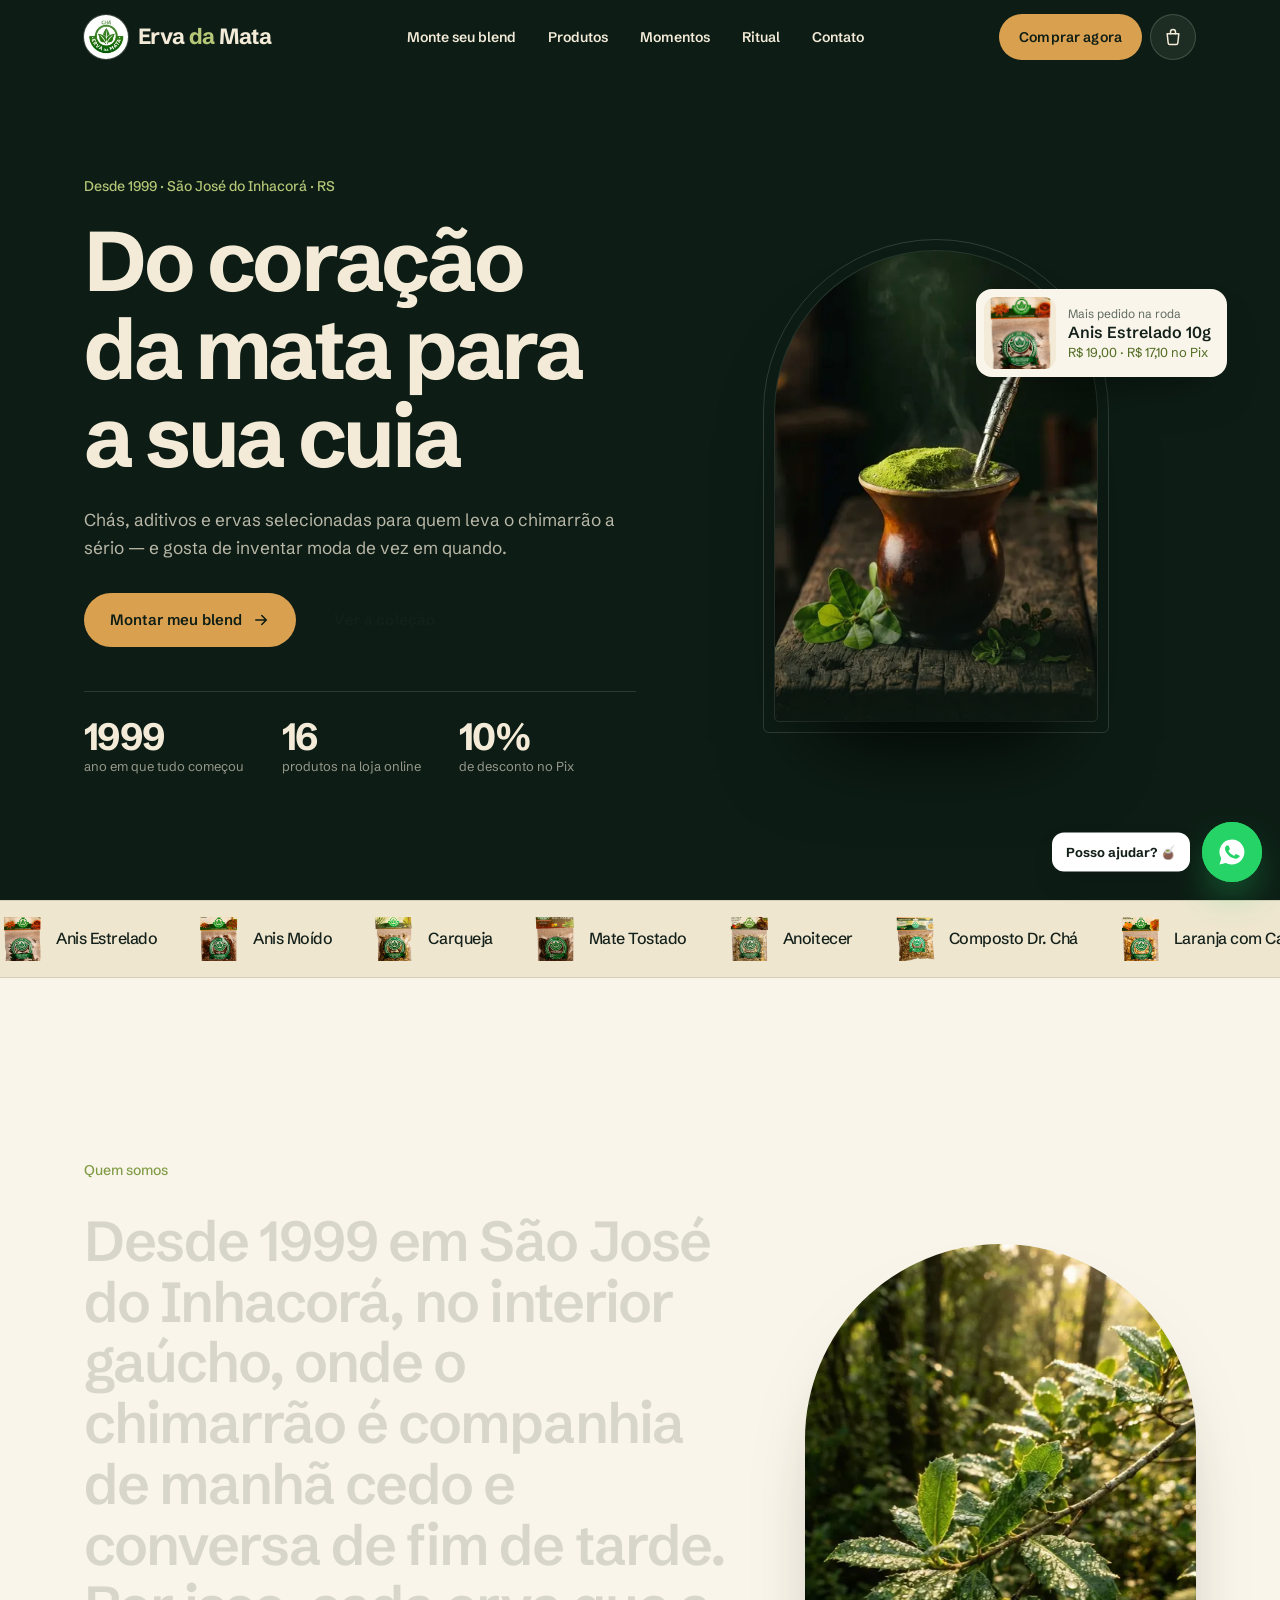
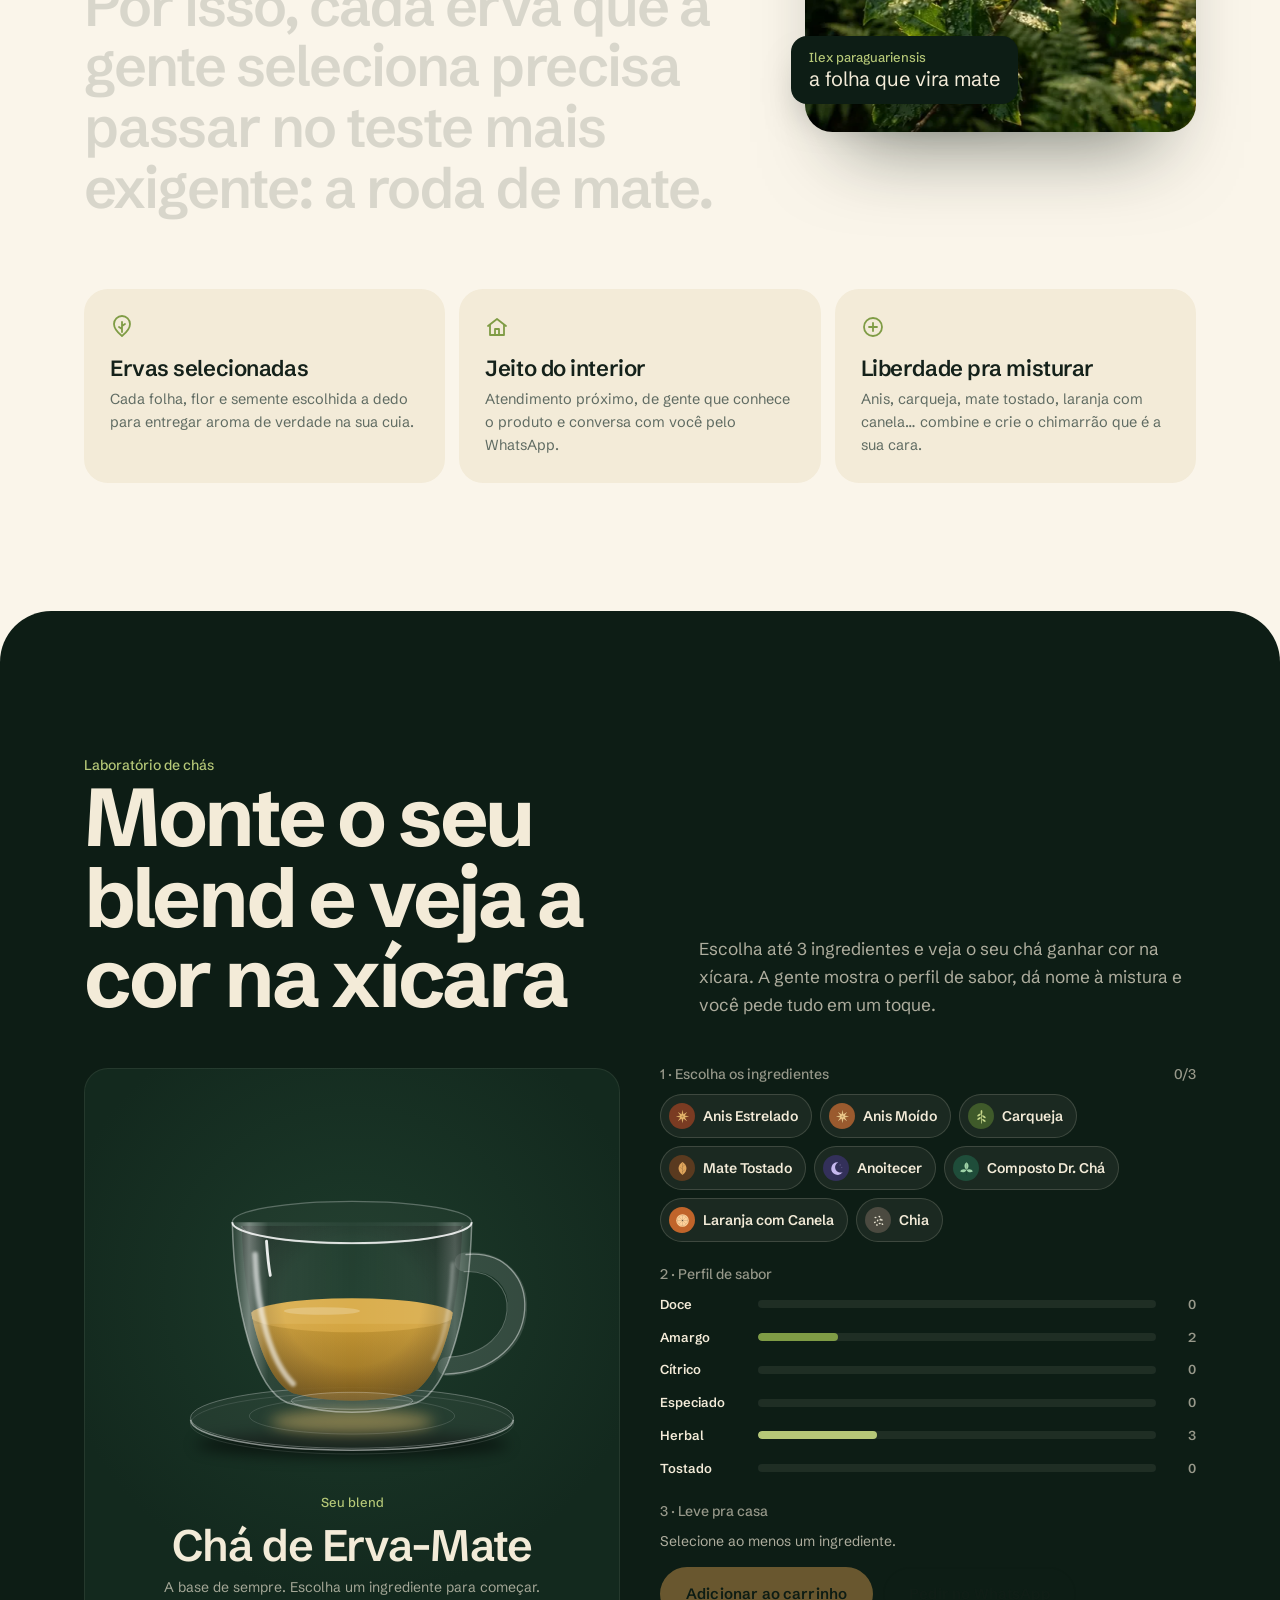
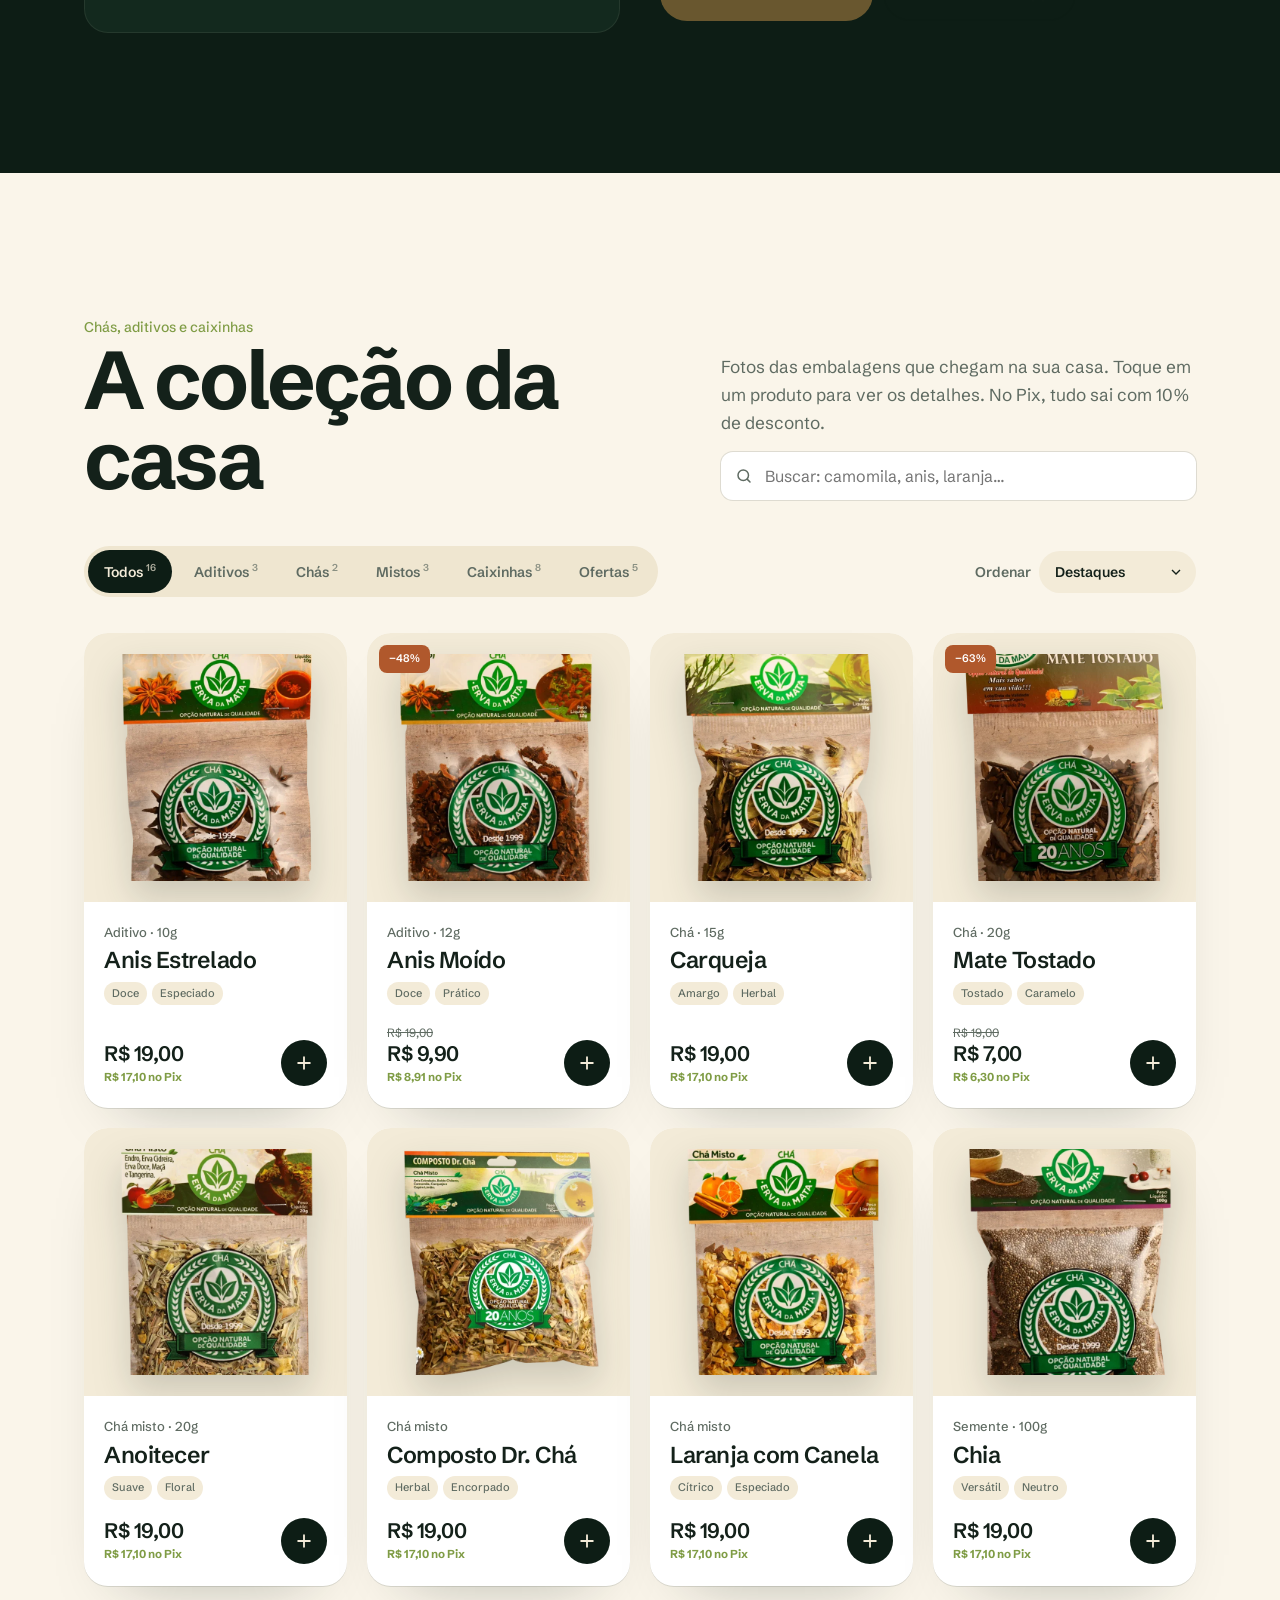
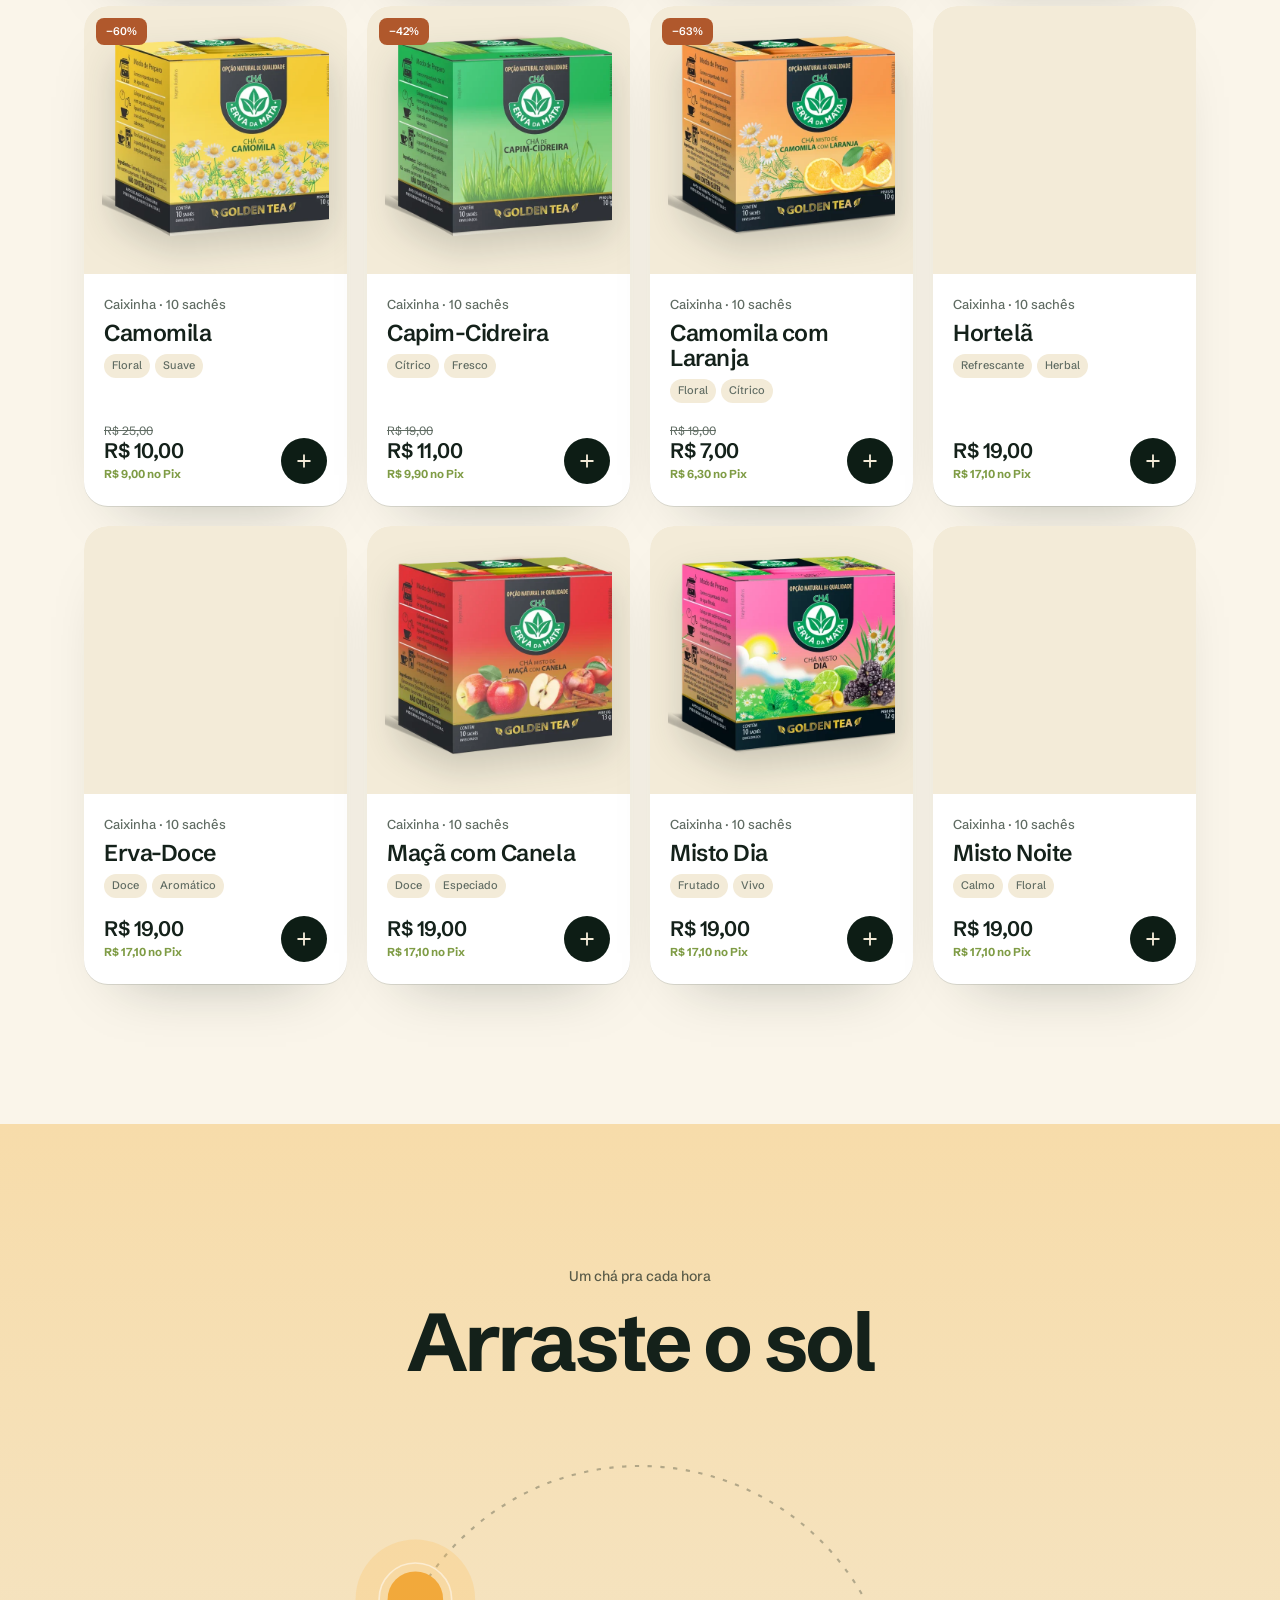
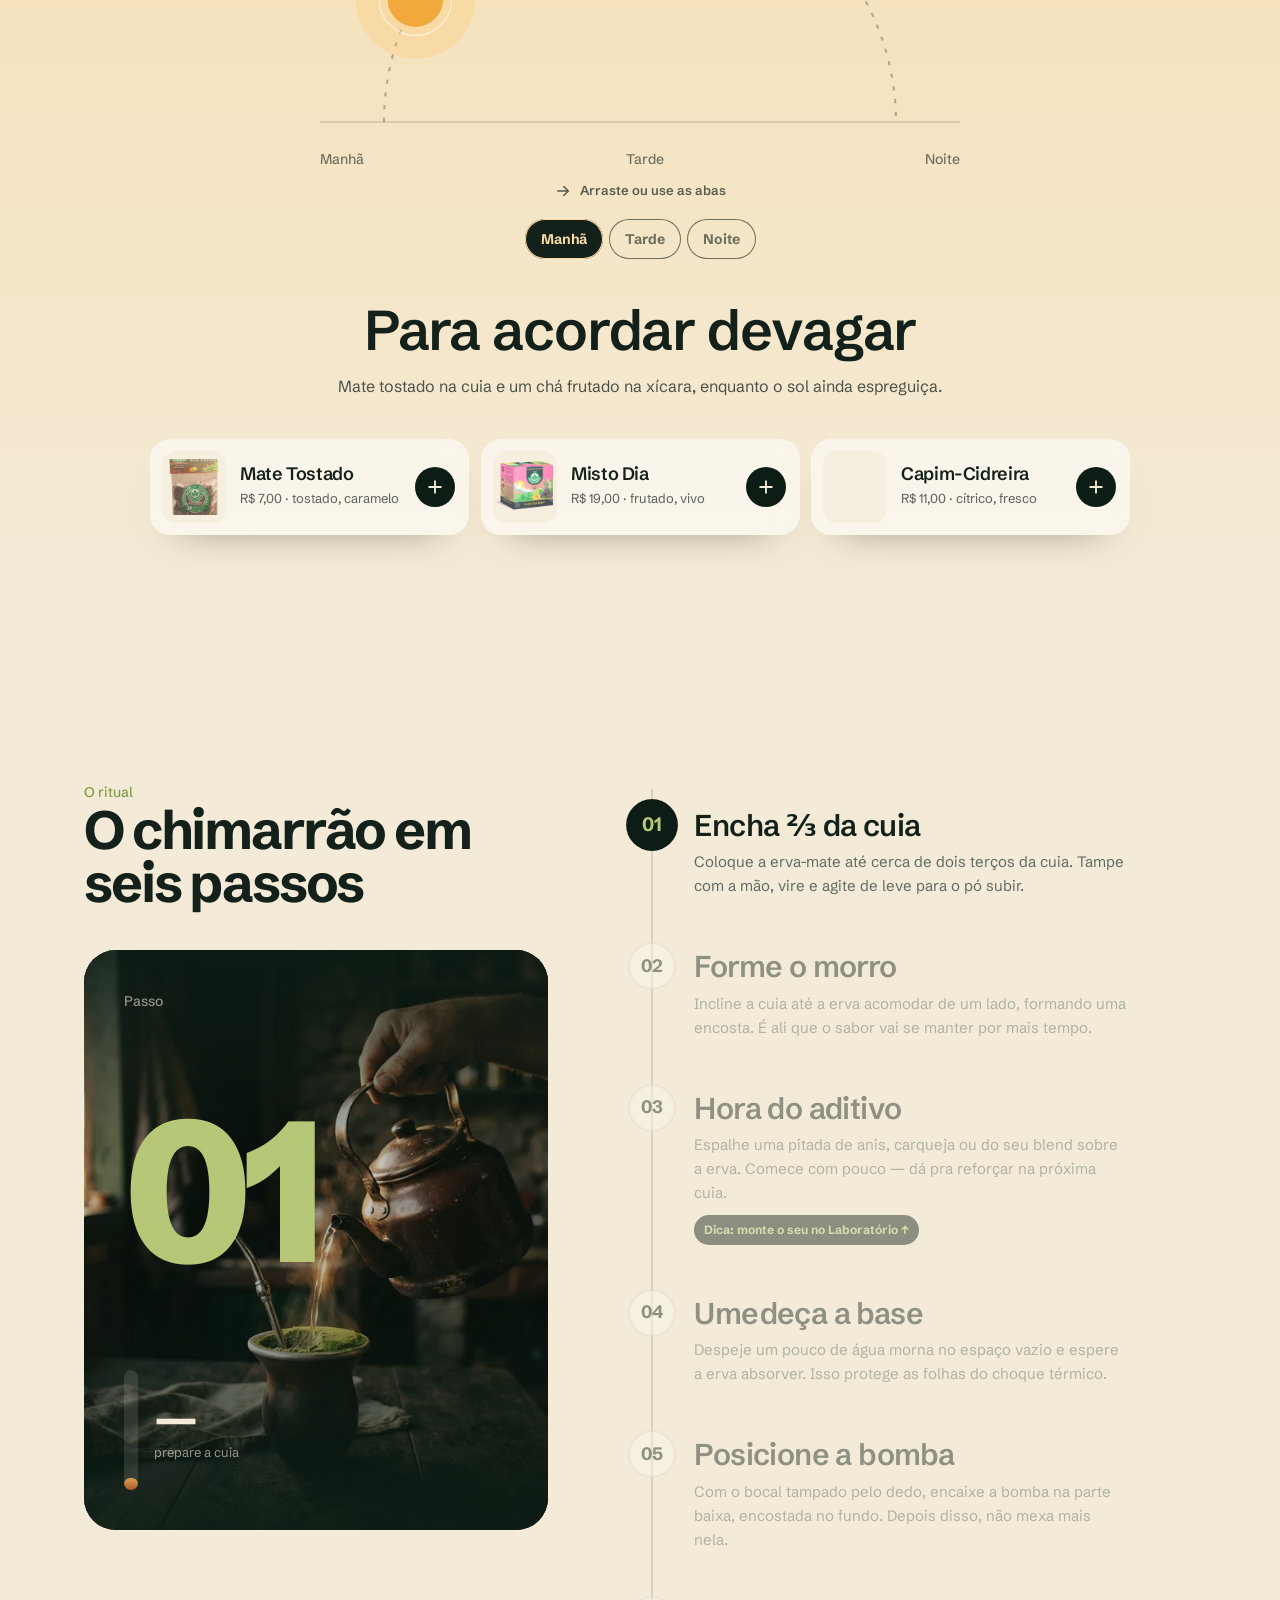
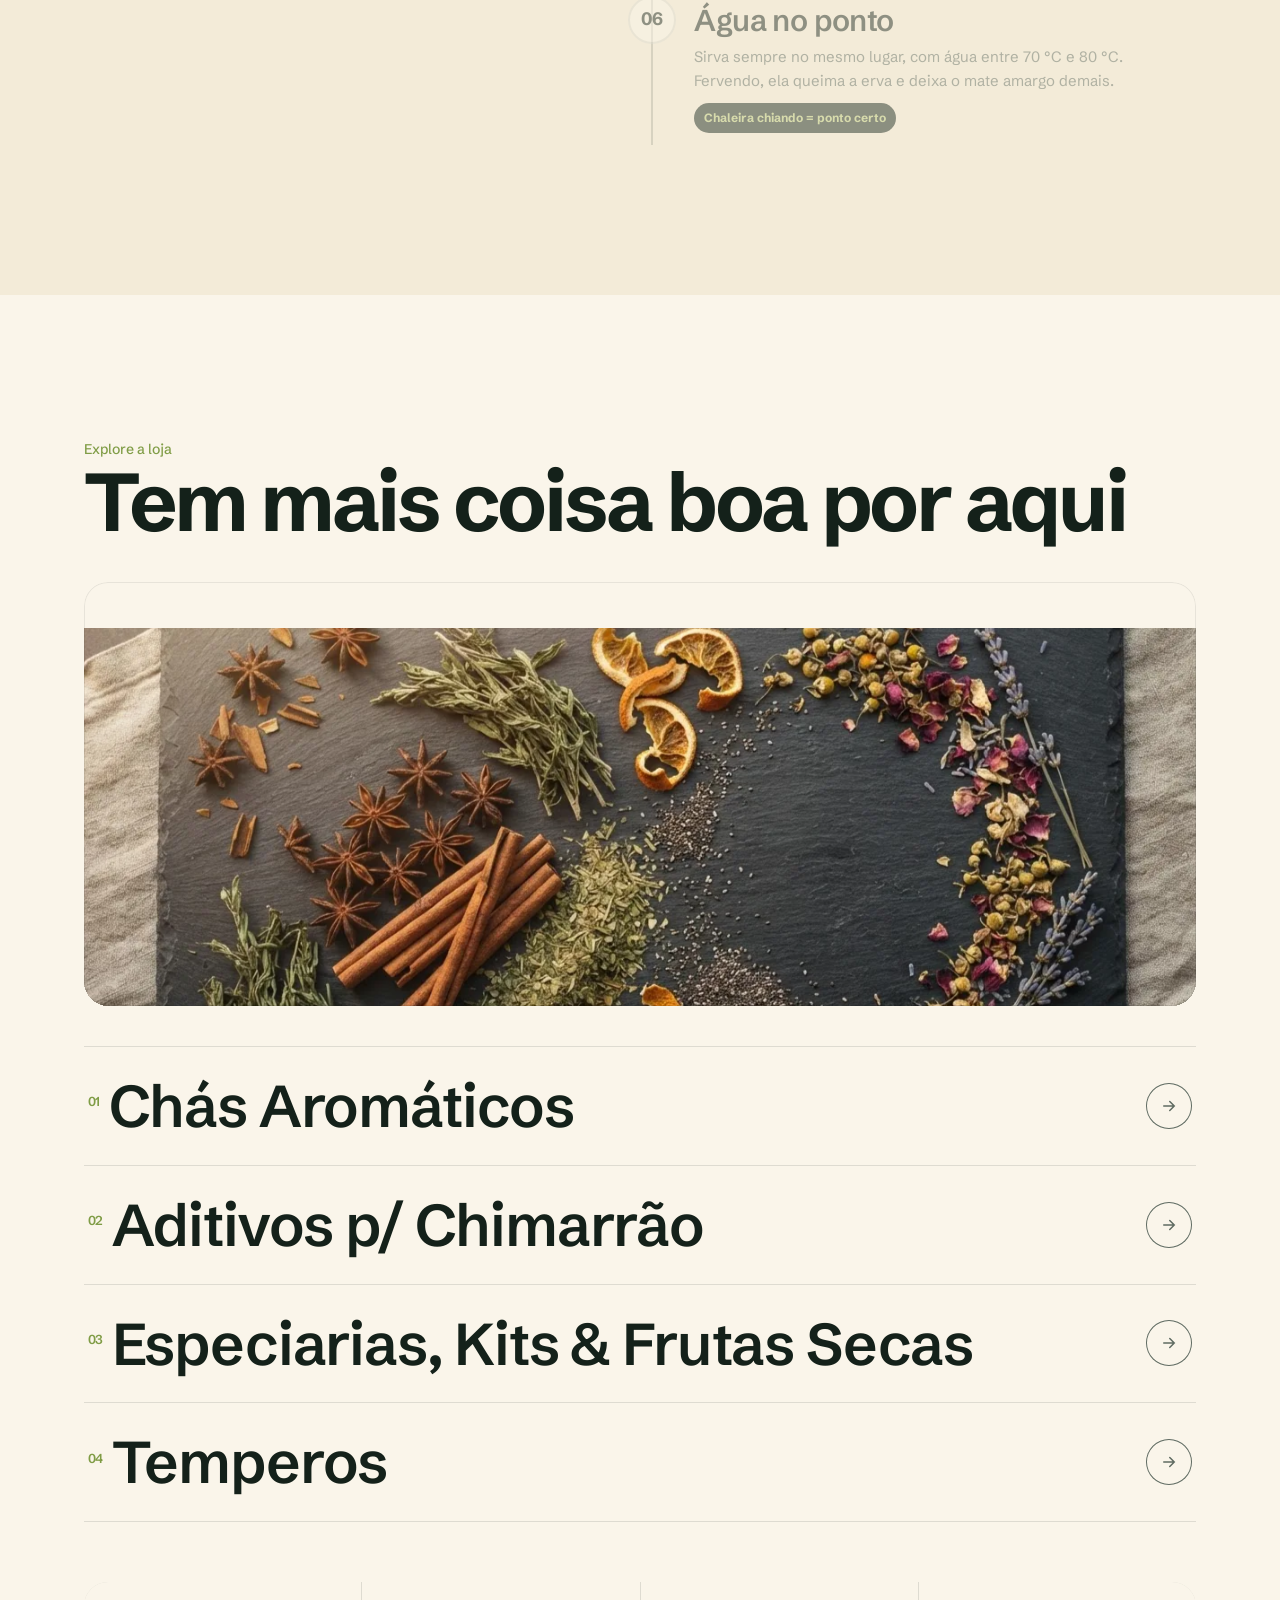
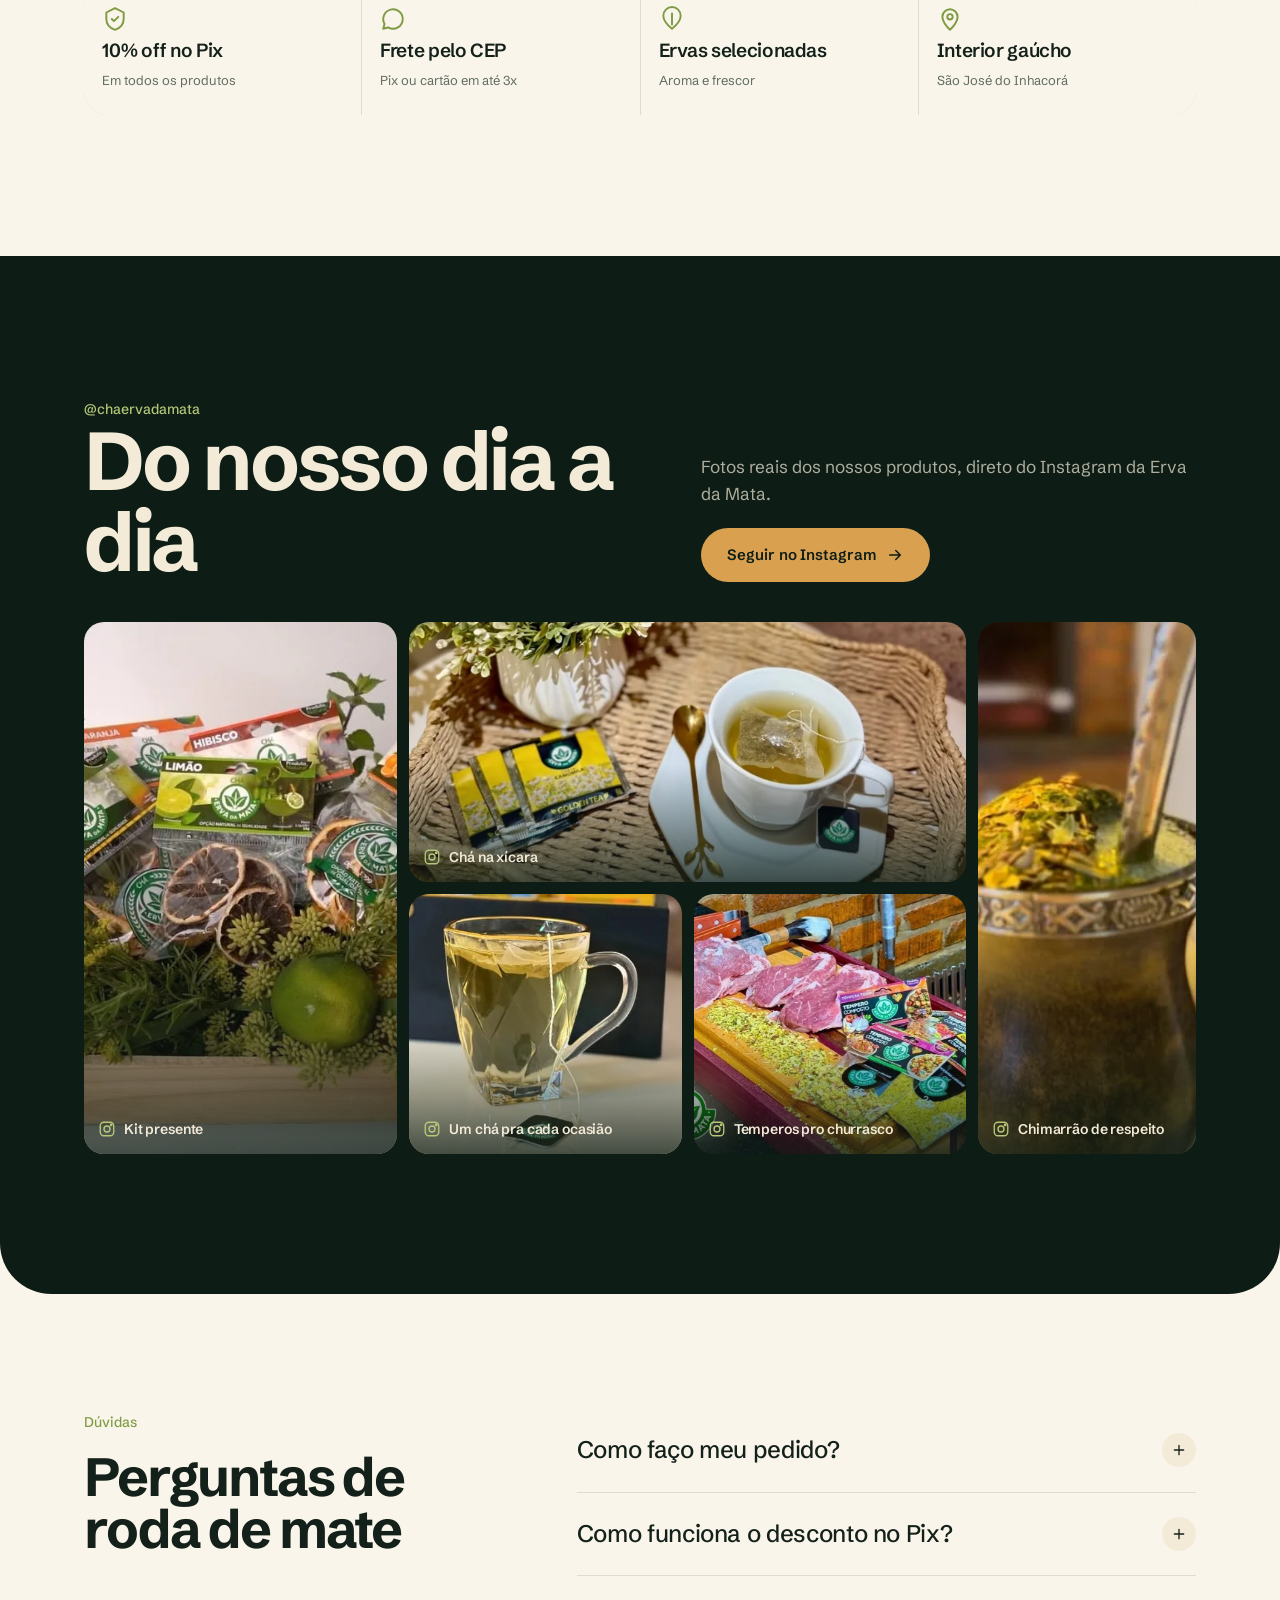
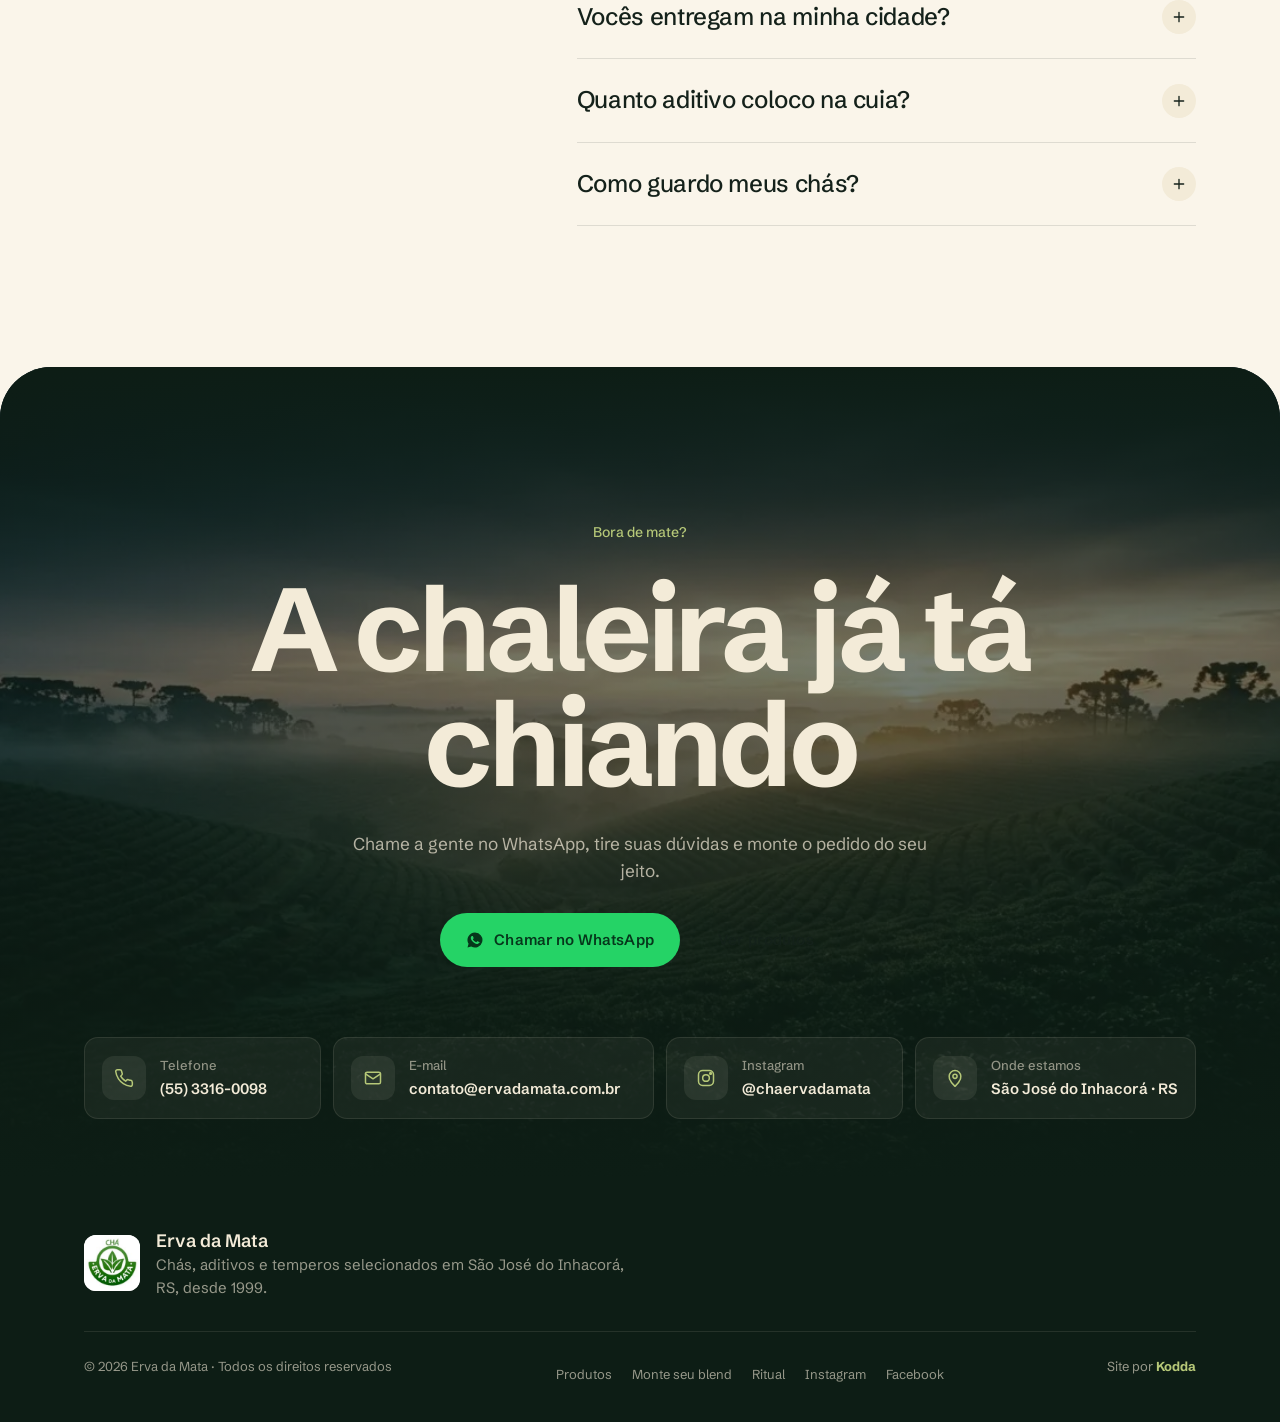
<file: index.html>
<!DOCTYPE html>
<html lang="pt-BR">
<head>
<meta charset="UTF-8">
<meta name="viewport" content="width=device-width, initial-scale=1, viewport-fit=cover">
<title>Erva da Mata — Chás e aditivos para chimarrão | São José do Inhacorá, RS</title>
<meta name="description" content="Chás, aditivos e ervas selecionadas para o seu chimarrão. Anis estrelado, carqueja, mate tostado e blends da casa, direto de São José do Inhacorá (RS). 10% de desconto no Pix e pedido pelo WhatsApp.">
<meta name="theme-color" content="#0d1d15">
<meta name="robots" content="noindex, nofollow"><!-- demonstração: troque por index, follow ao publicar no domínio do cliente -->
<link rel="canonical" href="https://ervadamata.com.br/">

<!-- Open Graph / redes sociais -->
<meta property="og:type" content="website">
<meta property="og:locale" content="pt_BR">
<meta property="og:site_name" content="Erva da Mata">
<meta property="og:title" content="Erva da Mata — Do coração da mata para a sua cuia">
<meta property="og:description" content="Chás e aditivos para chimarrão do interior gaúcho. Monte seu blend e peça pelo WhatsApp.">
<meta property="og:url" content="https://ervadamata.com.br/">
<meta property="og:image" content="https://felypepetry.github.io/erva-da-mata/assets/img/og.jpg">
<meta property="og:image:width" content="1200">
<meta property="og:image:height" content="630">
<meta name="twitter:card" content="summary_large_image">

<link rel="icon" href="data:image/svg+xml,%3Csvg xmlns='http://www.w3.org/2000/svg' viewBox='0 0 100 100'%3E%3Crect width='100' height='100' rx='24' fill='%230d1d15'/%3E%3Cpath d='M50 14C74 30 80 58 50 86 20 58 26 30 50 14Z' fill='%23b6c878'/%3E%3Cpath d='M50 22V80' stroke='%230d1d15' stroke-width='4' stroke-linecap='round'/%3E%3C/svg%3E">

<!-- Fonte hospedada no site (licença OFL): Schibsted Grotesk -->
<link rel="preload" href="assets/fonts/schibsted-grotesk.woff" as="font" type="font/woff" crossorigin>
<link rel="preload" as="image" href="assets/img/hero-cuia-900.webp" imagesrcset="assets/img/hero-cuia-560.webp 560w, assets/img/hero-cuia-900.webp 900w" imagesizes="(min-width:900px) 380px, 66vw">

<script type="application/ld+json">
{
  "@context": "https://schema.org",
  "@type": "Store",
  "name": "Erva da Mata",
  "description": "Chás, aditivos para chimarrão, especiarias e temperos.",
  "url": "https://ervadamata.com.br/",
  "foundingDate": "1999",
  "logo": "https://felypepetry.github.io/erva-da-mata/assets/img/insta/logo.png",
  "telephone": "+55 55 3316-0098",
  "email": "contato@ervadamata.com.br",
  "address": { "@type": "PostalAddress", "addressLocality": "São José do Inhacorá", "addressRegion": "RS", "addressCountry": "BR" },
  "sameAs": ["https://www.instagram.com/chaervadamata/", "https://www.facebook.com/chaervadamata/"]
}
</script>

<script>document.documentElement.classList.add('js')</script>

<style>
@font-face{font-family:'Schibsted Grotesk';src:url(assets/fonts/schibsted-grotesk.woff) format('woff');font-weight:400 900;font-style:normal;font-display:swap}
@font-face{font-family:'Schibsted Grotesk';src:url(assets/fonts/schibsted-grotesk-italic.woff) format('woff');font-weight:400 900;font-style:italic;font-display:swap}
/* =========================================================
   ERVA DA MATA — tokens
   ========================================================= */
:root{
  --mata:#0d1d15; --mata2:#13291e; --mata3:#1d3b2b;
  --erva:#7f9c45; --erva2:#b6c878; --broto:#dfe8b4;
  --creme:#f3ebd8; --papel:#faf5ea; --linho:#efe6d0;
  --ouro:#d9a050; --terra:#b0582c; --ink:#14211a; --muted:#5f6b62;
  --line:rgba(20,33,26,.12);
  --r:24px; --r-sm:14px;
  --ease:cubic-bezier(.22,1,.36,1); --spring:cubic-bezier(.34,1.56,.64,1);
  --serif:'Schibsted Grotesk', system-ui, -apple-system, 'Segoe UI', Roboto, sans-serif;
  --sans:'Schibsted Grotesk', system-ui, -apple-system, 'Segoe UI', Roboto, sans-serif;
  --pad:clamp(20px, 5vw, 64px);
  --max:1240px;
}
*,*::before,*::after{box-sizing:border-box}
html{scroll-behavior:smooth;-webkit-text-size-adjust:100%}
body{margin:0;font-family:var(--sans);font-size:16px;line-height:1.6;color:var(--ink);background:var(--papel);-webkit-font-smoothing:antialiased;overflow-x:clip}
main,footer{overflow-x:clip}
img,svg{display:block;max-width:100%}
a{color:inherit;text-decoration:none}
button{font:inherit;color:inherit;background:none;border:0;cursor:pointer;padding:0}
h1,h2,h3,h4{font-family:var(--serif);font-weight:400;line-height:1.02;margin:0;letter-spacing:-.015em;font-kerning:normal;text-rendering:optimizeLegibility}
h1,h2,h3,h4{font-optical-sizing:auto;letter-spacing:-.022em}
h3{letter-spacing:-.01em}
/* ênfase em itálico sem cor extra: menos cara de template */
h1 em,h2 em,h3 em,.manifesto-text em{color:inherit}
body{font-feature-settings:"kern","liga"}
p{margin:0}
::selection{background:var(--erva2);color:var(--mata)}
:focus-visible{outline:2px solid var(--ouro);outline-offset:3px;border-radius:8px}
[hidden]{display:none!important}
.sr-only{position:absolute;width:1px;height:1px;overflow:hidden;clip:rect(0 0 0 0);white-space:nowrap}
.wrap{width:100%;max-width:var(--max);margin-inline:auto;padding-inline:var(--pad)}
section{position:relative}

/* grão de papel por cima de tudo */
.grain{position:fixed;inset:-50%;width:200%;height:200%;pointer-events:none;z-index:200;opacity:.07;
  background-image:url("data:image/svg+xml,%3Csvg xmlns='http://www.w3.org/2000/svg' width='160' height='160'%3E%3Cfilter id='n'%3E%3CfeTurbulence type='fractalNoise' baseFrequency='.85' numOctaves='3' stitchTiles='stitch'/%3E%3C/filter%3E%3Crect width='100%25' height='100%25' filter='url(%23n)'/%3E%3C/svg%3E");
  animation:grain 1.2s steps(6) infinite}
@keyframes grain{0%{transform:translate(0,0)}20%{transform:translate(-3%,2%)}40%{transform:translate(2%,-3%)}60%{transform:translate(-2%,-1%)}80%{transform:translate(3%,3%)}100%{transform:translate(0,0)}}

/* utilitários tipográficos */
.eyebrow{display:inline-block;font-size:11.5px;font-weight:500;letter-spacing:.24em;text-transform:uppercase}
.h-xl{font-size:clamp(44px, 9.2vw, 128px)}
.h-lg{font-size:clamp(38px, 6.4vw, 84px)}
.h-md{font-size:clamp(30px, 4.2vw, 54px)}
em, .ital{font-style:italic}
.lead{font-size:clamp(16px,1.35vw,19px);color:var(--muted);max-width:56ch}

/* botões */
.btn{--bg:var(--ouro);--fg:var(--mata);position:relative;display:inline-flex;align-items:center;justify-content:center;gap:10px;min-height:54px;padding:0 26px;border-radius:999px;background:var(--bg);color:var(--fg);font-weight:700;font-size:15px;letter-spacing:.01em;overflow:hidden;isolation:isolate;transition:transform .5s var(--ease), box-shadow .4s var(--ease)}
.btn::after{content:"";position:absolute;inset:0;background:var(--erva2);border-radius:inherit;transform:translateY(101%);transition:transform .5s var(--ease);z-index:-1}
.btn:hover::after{transform:translateY(0)}
.btn:hover{box-shadow:0 14px 40px -12px rgba(217,160,80,.6)}
.btn svg{width:18px;height:18px;transition:transform .4s var(--ease)}
.btn:hover svg{transform:translateX(4px)}
.btn-ghost{--bg:transparent;--fg:var(--creme);box-shadow:inset 0 0 0 1px rgba(243,235,216,.35)}
.btn-ghost::after{background:var(--creme)}
.btn-ghost:hover{--fg:var(--mata);box-shadow:inset 0 0 0 1px var(--creme)}
.btn-dark{--bg:var(--mata);--fg:var(--creme)}
.btn-dark::after{background:var(--mata3)}
.btn-dark:hover{box-shadow:0 14px 40px -14px rgba(13,29,21,.6)}
.btn-wa{--bg:#25d366;--fg:#06361b}
.btn-wa::after{background:#5ff293}
.btn[disabled]{opacity:.45;pointer-events:none}

/* reveals */
.js [data-reveal]{opacity:0;transform:translateY(40px);transition:opacity 1s var(--ease), transform 1.1s var(--ease);transition-delay:var(--d,0s)}
.js [data-reveal].in{opacity:1;transform:none}
.js [data-reveal="scale"]{transform:scale(.94)}
.js [data-reveal="left"]{transform:translateX(-40px)}

/* =========================================================
   PRELOADER
   ========================================================= */
.loader{position:fixed;inset:0;z-index:300;background:var(--mata);display:grid;place-items:center;color:var(--creme);transition:clip-path 1.1s var(--ease) .1s;clip-path:inset(0 0 0 0)}
.loader.done{clip-path:inset(0 0 100% 0);pointer-events:none}
.loader-inner{display:grid;justify-items:center;gap:18px}
.loader svg{width:74px;height:90px}
.loader path{fill:none;stroke:var(--erva2);stroke-width:2.5;stroke-linecap:round;stroke-dasharray:420;stroke-dashoffset:420;animation:draw 1.4s var(--ease) forwards}
.loader .vein{animation-delay:.4s}
.loader span{font-family:var(--serif);font-size:22px;font-style:italic;letter-spacing:.02em;opacity:0;animation:fadeUp .8s var(--ease) .5s forwards}
@keyframes draw{to{stroke-dashoffset:0}}
@keyframes fadeUp{from{opacity:0;transform:translateY(10px)}to{opacity:1;transform:none}}
html:not(.js) .loader{display:none}

/* =========================================================
   CURSOR + PROGRESSO
   ========================================================= */
.cursor,.cursor-dot{position:fixed;top:0;left:0;pointer-events:none;z-index:250;border-radius:50%;display:none}
.has-cursor .cursor,.has-cursor .cursor-dot{display:block}
.cursor{width:42px;height:42px;margin:-21px 0 0 -21px;border:1px solid rgba(217,160,80,.8);transition:width .35s var(--ease),height .35s var(--ease),margin .35s var(--ease),background .35s,border-color .35s;display:none;place-items:center;mix-blend-mode:normal}
.cursor-dot{width:6px;height:6px;margin:-3px 0 0 -3px;background:var(--ouro)}
.cursor.hover{width:70px;height:70px;margin:-35px 0 0 -35px;background:rgba(217,160,80,.14)}
.cursor.label{width:92px;height:92px;margin:-46px 0 0 -46px;background:var(--ouro);border-color:var(--ouro)}
.cursor b{position:absolute;inset:0;display:grid;place-items:center;font-size:12px;font-weight:800;letter-spacing:.12em;text-transform:uppercase;color:var(--mata);opacity:0;transition:opacity .2s}
.cursor.label b{opacity:1}
.progress{position:fixed;top:0;left:0;height:3px;width:100%;transform-origin:0 50%;transform:scaleX(0);background:linear-gradient(90deg,var(--erva2),var(--ouro));z-index:120}

/* =========================================================
   HEADER
   ========================================================= */
.header{position:fixed;inset:0 0 auto 0;z-index:100;padding:14px 0;transition:transform .6s var(--ease), background .4s, padding .4s, box-shadow .4s;color:var(--creme)}
.header.scrolled{background:rgba(13,29,21,.78);backdrop-filter:blur(14px) saturate(1.4);-webkit-backdrop-filter:blur(14px) saturate(1.4);padding:8px 0;box-shadow:0 10px 40px -20px rgba(0,0,0,.5)}
.header.hide{transform:translateY(-110%)}
.nav{display:flex;align-items:center;justify-content:space-between;gap:20px}
.brand{display:flex;align-items:center;gap:10px;font-family:var(--serif);font-size:22px;letter-spacing:-.01em}
.brand svg{width:30px;height:36px}
.brand b{font-weight:500}
.brand i{font-style:italic;color:var(--erva2)}
.menu{display:none;gap:4px;font-size:14px;font-weight:600}
.menu a{position:relative;padding:10px 14px;border-radius:999px;transition:background .3s}
.menu a:hover{background:rgba(243,235,216,.1)}
.nav-actions{display:flex;align-items:center;gap:8px}
.icon-btn{position:relative;width:46px;height:46px;border-radius:50%;display:grid;place-items:center;background:rgba(243,235,216,.08);box-shadow:inset 0 0 0 1px rgba(243,235,216,.18);transition:background .3s, transform .4s var(--spring)}
.icon-btn:hover{background:rgba(243,235,216,.18)}
.icon-btn svg{width:20px;height:20px}
.cart-count{position:absolute;top:-2px;right:-2px;min-width:20px;height:20px;padding:0 5px;border-radius:999px;background:var(--ouro);color:var(--mata);font-size:11px;font-weight:800;display:grid;place-items:center;transform:scale(0);transition:transform .4s var(--spring)}
.cart-count.on{transform:scale(1)}
.bump{animation:bump .6s var(--spring)}
@keyframes bump{30%{transform:scale(1.25) rotate(-8deg)}60%{transform:scale(.92) rotate(4deg)}}
.burger i{display:block;width:18px;height:2px;background:currentColor;border-radius:2px;transition:transform .4s var(--ease)}
.burger i+i{margin-top:5px}
.menu-open .burger i:first-child{transform:translateY(3.5px) rotate(45deg)}
.menu-open .burger i:last-child{transform:translateY(-3.5px) rotate(-45deg)}
.menu-open .wa-float{opacity:0;pointer-events:none}
.nav-cta{display:none}

/* menu mobile */
.mnav{position:fixed;inset:0;z-index:90;background:var(--mata);color:var(--creme);padding:110px var(--pad) 40px;display:flex;flex-direction:column;justify-content:space-between;clip-path:circle(0% at calc(100% - 44px) 38px);transition:clip-path .8s var(--ease);visibility:hidden}
.menu-open .mnav{clip-path:circle(150% at calc(100% - 44px) 38px);visibility:visible}
.mnav ul{list-style:none;margin:0;padding:0}
.mnav li{overflow:hidden;border-bottom:1px solid rgba(243,235,216,.12)}
.mnav li a{display:flex;justify-content:space-between;align-items:baseline;padding:14px 0;font-family:var(--serif);font-size:clamp(34px,10vw,56px);transform:translateY(110%);transition:transform .8s var(--ease)}
.mnav li a small{font-family:var(--sans);font-size:12px;opacity:.5}
.menu-open .mnav li a{transform:none}
.menu-open .mnav li:nth-child(2) a{transition-delay:.06s}.menu-open .mnav li:nth-child(3) a{transition-delay:.12s}.menu-open .mnav li:nth-child(4) a{transition-delay:.18s}.menu-open .mnav li:nth-child(5) a{transition-delay:.24s}
.mnav-foot{display:grid;gap:14px;font-size:14px;opacity:.85}

/* =========================================================
   HERO
   ========================================================= */
.hero{--mx:0;--my:0;min-height:100svh;background:
   radial-gradient(1200px 700px at 78% 30%, rgba(127,156,69,.28), transparent 60%),
   radial-gradient(900px 600px at 10% 90%, rgba(217,160,80,.14), transparent 60%),
   var(--mata);color:var(--creme);overflow:clip;display:flex;align-items:center;padding:120px 0 70px}
.hero-grid{display:grid;gap:30px;align-items:center;position:relative;z-index:2}
.hero .eyebrow{color:var(--erva2)}
.hero h1{margin:22px 0 22px;font-size:clamp(46px,6.6vw,100px)}
.hero h1 .line>span{white-space:nowrap}
.hero h1 .line{display:block;overflow:hidden;padding-bottom:.06em}
.hero h1 .line>span{display:inline-block;transform:translateY(105%);transition:transform 1.2s var(--ease)}
.ready .hero h1 .line>span{transform:none}
.ready .hero h1 .line:nth-child(2)>span{transition-delay:.1s}
.ready .hero h1 .line:nth-child(3)>span{transition-delay:.2s}
.hero h1 em{color:inherit}
.hero .lead{color:rgba(243,235,216,.75)}
.hero-ctas{display:flex;flex-wrap:wrap;gap:12px;margin-top:32px}
.hero-fade{opacity:0;transform:translateY(20px);transition:opacity 1s var(--ease) .5s, transform 1s var(--ease) .5s}
.ready .hero-fade{opacity:1;transform:none}
.hero-stats{display:flex;flex-wrap:wrap;gap:26px 38px;margin-top:44px;padding-top:26px;border-top:1px solid rgba(243,235,216,.14)}
.hero-stats div{display:grid}
.hero-stats strong{font-family:var(--serif);font-size:38px;font-weight:400;line-height:1;color:var(--creme)}
.hero-stats span{font-size:13px;color:rgba(243,235,216,.6)}
.hero-stats strong span{font:inherit;color:inherit}

/* cena da cuia */
.scene{position:relative;width:min(92vw,520px);aspect-ratio:1/1.05;margin-inline:auto}
.scene .halo{position:absolute;inset:8% 6% 12%;border-radius:50%;background:radial-gradient(circle at 50% 45%, rgba(217,160,80,.35), rgba(127,156,69,.12) 45%, transparent 70%);filter:blur(10px);animation:breathe 6s ease-in-out infinite}
@keyframes breathe{50%{transform:scale(1.06);opacity:.8}}
.scene .ring{position:absolute;inset:6%;border-radius:50%;border:1px dashed rgba(243,235,216,.18);animation:spin 80s linear infinite}
.cuia{position:absolute;inset:14% 16% 4%;transform:translate(calc(var(--mx)*-10px), calc(var(--my)*-8px));transition:transform .8s var(--ease)}
.cuia svg{width:100%;height:100%;overflow:visible;filter:drop-shadow(0 40px 50px rgba(0,0,0,.45))}
.steam path{fill:none;stroke:rgba(243,235,216,.55);stroke-width:5;stroke-linecap:round;stroke-dasharray:6 14;animation:steam 4.5s ease-in-out infinite;opacity:0}
.steam path:nth-child(2){animation-delay:1.4s}.steam path:nth-child(3){animation-delay:2.7s}
@keyframes steam{0%{opacity:0;transform:translateY(20px)}30%{opacity:.8}100%{opacity:0;transform:translateY(-60px)}}
.orbit{position:absolute;inset:0;animation:spin 46s linear infinite}
.orbit .ing{position:absolute;width:var(--s,74px);height:var(--s,74px);left:var(--x);top:var(--y);margin:calc(var(--s,74px)/-2);animation:spin 46s linear infinite reverse}
.orbit .ing>div{width:100%;height:100%;border-radius:50%;background:rgba(243,235,216,.06);backdrop-filter:blur(6px);-webkit-backdrop-filter:blur(6px);box-shadow:inset 0 0 0 1px rgba(243,235,216,.16), 0 20px 40px -18px rgba(0,0,0,.6);display:grid;place-items:center;transform:translate(calc(var(--mx)*var(--p,16px)), calc(var(--my)*var(--p,16px)));transition:transform .9s var(--ease)}
.orbit .ing svg{width:56%;height:56%}
@keyframes spin{to{transform:rotate(360deg)}}
.tag-float{position:absolute;z-index:3;padding:10px 14px;border-radius:14px;background:var(--creme);color:var(--mata);font-size:12px;font-weight:700;box-shadow:0 20px 40px -16px rgba(0,0,0,.5);display:flex;gap:10px;align-items:center;animation:float 6s ease-in-out infinite}
.tag-float b{display:block;font-family:var(--serif);font-size:18px;font-weight:500}
.tag-float .dot{width:34px;height:34px;border-radius:10px;display:grid;place-items:center;background:var(--mata);color:var(--erva2)}
.tag-float .dot svg{width:18px;height:18px}
.tag-a{left:-2%;bottom:16%}
.tag-b{right:-2%;top:12%;animation-delay:-3s}
@keyframes float{50%{transform:translateY(-12px)}}

/* foto real da cuia */
.cuia-photo{position:absolute;inset:9% 19% 5%;margin:0;z-index:2;transform:translate(calc(var(--mx)*-12px), calc(var(--my)*-10px));transition:transform .9s var(--ease)}
.cuia-frame{position:absolute;inset:-12px;border-radius:999px 999px 34px 34px;border:1px solid rgba(217,160,80,.45);pointer-events:none}
.cuia-frame::after{content:"";position:absolute;left:50%;top:-5px;width:9px;height:9px;margin-left:-4.5px;border-radius:50%;background:var(--ouro);box-shadow:0 0 18px 4px rgba(217,160,80,.6)}
.cuia-img{position:relative;width:100%;height:100%;border-radius:999px 999px 26px 26px;overflow:hidden;background:var(--mata3);box-shadow:0 60px 90px -40px rgba(0,0,0,.85), 0 0 0 1px rgba(243,235,216,.12)}
.cuia-img img{width:100%;height:100%;object-fit:cover;transform:scale(1.12) translate(calc(var(--mx)*8px), calc(var(--my)*8px));transition:transform 1.2s var(--ease), opacity 1.2s var(--ease), filter 1.4s var(--ease);opacity:0;filter:saturate(1.05) contrast(1.04)}
.ready .cuia-img img{opacity:1;animation:kenburns 18s ease-in-out infinite alternate}
@keyframes kenburns{to{transform:scale(1.2) translate(-2%,1.5%)}}
.cuia-img::before{content:"";position:absolute;inset:0;z-index:1;pointer-events:none;background:linear-gradient(to top, rgba(13,29,21,.75), rgba(13,29,21,0) 42%), radial-gradient(120% 70% at 50% 0%, rgba(217,160,80,.18), transparent 60%)}
.cuia-shine{position:absolute;inset:0;z-index:2;pointer-events:none;background:linear-gradient(115deg, transparent 35%, rgba(255,240,210,.22) 50%, transparent 65%);transform:translateX(-120%);animation:shine 7s var(--ease) 2s infinite}
@keyframes shine{0%{transform:translateX(-120%)}35%,100%{transform:translateX(120%)}}
.cuia-photo figcaption{position:absolute;left:0;right:0;bottom:22px;z-index:3;text-align:center;color:var(--creme);line-height:1.1}
.cuia-photo figcaption span{display:block;font-size:10.5px;font-weight:800;letter-spacing:.22em;text-transform:uppercase;color:var(--erva2)}
.cuia-photo figcaption b{font-family:var(--serif);font-style:italic;font-weight:400;font-size:clamp(20px,2.2vw,26px)}
.cuia-fallback{display:none}
.noimg .cuia-photo{display:none}
.noimg .cuia-fallback{display:block}
.scene .tag-float{z-index:4}
.scene .orbit{z-index:3}
/* folhas de fundo */
.leaves{position:absolute;inset:0;z-index:1;pointer-events:none}
.leaf{position:absolute;width:var(--w);left:var(--x);top:var(--y);opacity:var(--o,.5);transform:translate(calc(var(--mx)*var(--d)), calc(var(--my)*var(--d))) rotate(var(--r));transition:transform 1.2s var(--ease)}
.leaf svg{animation:sway var(--t,9s) ease-in-out infinite;transform-origin:50% 100%}
@keyframes sway{50%{transform:rotate(7deg)}}
.scroll-hint{position:absolute;left:50%;bottom:22px;transform:translateX(-50%);z-index:3;display:none;font-size:11px;letter-spacing:.2em;text-transform:uppercase;color:rgba(243,235,216,.55);gap:10px;align-items:center;flex-direction:column}
.scroll-hint i{width:1px;height:44px;background:linear-gradient(var(--erva2),transparent);animation:drip 2s var(--ease) infinite;transform-origin:top}
@keyframes drip{0%{transform:scaleY(0)}50%{transform:scaleY(1)}100%{transform:scaleY(1);opacity:0}}

/* =========================================================
   MARQUEE
   ========================================================= */
.marquee{background:var(--ouro);color:var(--mata);overflow:hidden;padding:18px 0;transform:rotate(-1.6deg) scale(1.03);margin-top:-18px;position:relative;z-index:5;box-shadow:0 20px 50px -30px rgba(0,0,0,.5)}
.marquee-track{display:flex;width:max-content;animation:marq 32s linear infinite}
.marquee span{display:flex;align-items:center;gap:30px;padding-right:30px;font-family:var(--serif);font-size:clamp(22px,3vw,34px);font-style:italic;white-space:nowrap}
.marquee svg{width:22px;height:22px}
@keyframes marq{to{transform:translateX(-50%)}}

/* =========================================================
   MANIFESTO
   ========================================================= */
.manifesto{padding:clamp(100px,14vw,190px) 0 clamp(80px,10vw,140px);background:var(--papel)}
.manifesto .eyebrow{color:var(--erva)}
.manifesto-text{font-family:var(--serif);font-size:clamp(28px,4.4vw,62px);line-height:1.12;letter-spacing:-.02em;margin-top:28px;max-width:20ch}
.manifesto-text .w{opacity:.14;transition:opacity .25s linear}
.manifesto-text .w.on{opacity:1}
.manifesto-text em{color:inherit}
.pillars{display:grid;gap:14px;margin-top:70px}
.pillar{padding:26px;border-radius:var(--r);background:var(--creme);display:flex;gap:18px;align-items:flex-start;transition:transform .5s var(--ease), background .4s}
.pillar:hover{transform:translateY(-6px);background:var(--linho)}
.pillar .ic{flex:none;width:52px;height:52px;border-radius:16px;background:var(--mata);color:var(--erva2);display:grid;place-items:center}
.pillar .ic svg{width:24px;height:24px}
.pillar h3{font-size:22px;margin-bottom:6px}
.pillar p{font-size:14.5px;color:var(--muted)}

/* =========================================================
   LABORATÓRIO (BLEND BUILDER)
   ========================================================= */
.lab{background:var(--mata);color:var(--creme);padding:clamp(90px,11vw,150px) 0;overflow:clip;border-radius:clamp(28px,4vw,56px) clamp(28px,4vw,56px) 0 0}
.lab .eyebrow{color:var(--erva2)}
.lab-head{display:grid;gap:18px;margin-bottom:50px}
.lab-head .lead{color:rgba(243,235,216,.7)}
.lab-grid{display:grid;gap:28px}
.lab-stage{position:relative;border-radius:var(--r);background:radial-gradient(circle at 50% 40%, var(--mata3), var(--mata2) 70%);padding:30px 20px 26px;box-shadow:inset 0 0 0 1px rgba(243,235,216,.08);display:grid;justify-items:center;gap:16px;overflow:hidden}
.lab-cup{width:min(84vw,380px);perspective:900px}
.lab-cup svg{width:100%;overflow:visible;transform:rotateX(var(--tx,0deg)) rotateY(var(--ty,0deg));transition:transform .8s var(--ease)}
#teaCup stop{transition:stop-color 1.4s ease}
#teaCup .tc{transition:fill 1.4s ease}
.bob{animation:bob 3.4s ease-in-out infinite;transform-box:fill-box;transform-origin:center}
@keyframes bob{50%{transform:translateY(3px) rotate(7deg)}}
.bubble{opacity:0;animation:rise var(--t,3s) ease-in infinite;animation-delay:var(--d,0s)}
@keyframes rise{0%{transform:translateY(0);opacity:0}20%{opacity:.75}100%{transform:translateY(-62px);opacity:0}}
.ripple{transform-box:fill-box;transform-origin:center}
.lab-steam path{stroke:rgba(243,235,216,.32);stroke-width:9;stroke-dasharray:none;animation-duration:5.5s}
.layer{transition:transform 1s var(--spring)}
.wave{animation:wave 4s linear infinite}
@keyframes wave{to{transform:translateX(-150px)}}
.blend-name{text-align:center}
.blend-name small{font-size:11px;letter-spacing:.2em;text-transform:uppercase;color:var(--erva2);font-weight:700}
.blend-name h3{font-size:clamp(30px,4vw,44px);margin-top:6px;font-style:italic}
.blend-name p{font-size:14px;color:rgba(243,235,216,.65);margin-top:6px;min-height:22px}
.lab-panel{display:grid;gap:26px;align-content:start}
.lab-panel h4{font-family:var(--sans);font-size:12px;letter-spacing:.18em;text-transform:uppercase;font-weight:700;color:rgba(243,235,216,.55);margin-bottom:12px;display:flex;justify-content:space-between}
.chips{display:flex;flex-wrap:wrap;gap:8px}
.chip{display:inline-flex;align-items:center;gap:8px;padding:9px 14px 9px 9px;border-radius:999px;background:rgba(243,235,216,.06);box-shadow:inset 0 0 0 1px rgba(243,235,216,.16);font-size:14px;font-weight:600;transition:background .3s, box-shadow .3s, transform .4s var(--spring), color .3s}
.chip i{width:26px;height:26px;border-radius:50%;background:var(--c);display:grid;place-items:center;transition:transform .5s var(--spring)}
.chip i svg{width:15px;height:15px}
.chip:hover{background:rgba(243,235,216,.12)}
.chip[aria-pressed="true"]{background:var(--creme);color:var(--mata);box-shadow:none}
.chip[aria-pressed="true"] i{transform:rotate(360deg) scale(1.08)}
.shake{animation:shake .45s}
@keyframes shake{20%,60%{transform:translateX(-6px)}40%,80%{transform:translateX(6px)}}
.bars{display:grid;gap:12px}
.bar{display:grid;grid-template-columns:86px 1fr 28px;align-items:center;gap:12px;font-size:13px;font-weight:600}
.bar .track{height:8px;border-radius:99px;background:rgba(243,235,216,.08);overflow:hidden}
.bar .fill{height:100%;width:0;border-radius:inherit;background:var(--c);transition:width 1s var(--ease)}
.bar output{text-align:right;color:rgba(243,235,216,.6);font-variant-numeric:tabular-nums}
.lab-actions{display:flex;flex-wrap:wrap;gap:10px}
.lab-total{font-size:14px;color:rgba(243,235,216,.7)}
.lab-total strong{color:var(--creme);font-size:18px}

/* =========================================================
   CATÁLOGO
   ========================================================= */
.shop{padding:clamp(90px,11vw,150px) 0;background:var(--papel)}
.shop .eyebrow{color:var(--erva)}
.shop-head{display:grid;gap:20px;margin-bottom:34px}
.toolbar{display:flex;flex-wrap:wrap;gap:12px;align-items:center;justify-content:space-between;margin-bottom:30px;position:sticky;top:70px;z-index:20;padding:10px 0}
.filters{position:relative;display:flex;gap:6px;overflow-x:auto;scrollbar-width:none;padding:4px;background:var(--creme);border-radius:999px;max-width:100%}
.filters::-webkit-scrollbar{display:none}
.filter{position:relative;white-space:nowrap;padding:10px 16px;border-radius:999px;font-size:14px;font-weight:700;color:var(--muted);transition:color .3s}
.filter[aria-pressed="true"]{color:var(--creme)}
.filter-pill{position:absolute;top:4px;left:0;height:calc(100% - 8px);border-radius:999px;background:var(--mata);transition:transform .55s var(--ease), width .55s var(--ease);z-index:0}
.filter span{position:relative;z-index:1}
.filter sup{font-size:10px;opacity:.7;margin-left:3px}
.sort{display:flex;align-items:center;gap:8px;font-size:14px;font-weight:600;color:var(--muted)}
.sort select{appearance:none;-webkit-appearance:none;font:inherit;color:var(--ink);background:var(--creme) url("data:image/svg+xml,%3Csvg xmlns='http://www.w3.org/2000/svg' viewBox='0 0 24 24' fill='none' stroke='%2314211a' stroke-width='2'%3E%3Cpath d='m6 9 6 6 6-6'/%3E%3C/svg%3E") no-repeat right 12px center/16px;border:0;border-radius:999px;padding:10px 38px 10px 16px;cursor:pointer}
.grid{display:grid;grid-template-columns:repeat(2,minmax(0,1fr));gap:14px}
.card{position:relative;display:flex;flex-direction:column;border-radius:var(--r);background:#fff;box-shadow:0 1px 0 var(--line), 0 30px 60px -40px rgba(20,33,26,.35);transition:box-shadow .5s var(--ease), transform .6s var(--ease)}
.card:hover{box-shadow:0 1px 0 var(--line), 0 40px 70px -36px rgba(20,33,26,.5)}
.card.pop{animation:pop .6s var(--ease) both}
@keyframes pop{from{opacity:0;transform:translateY(20px) scale(.97)}}
.card-media{--rx:0deg;--ry:0deg;position:relative;display:grid;place-items:center;aspect-ratio:1/1.02;border-radius:var(--r) var(--r) 0 0;background:radial-gradient(circle at 50% 60%, color-mix(in srgb, var(--c) 22%, #fff), var(--creme) 70%);overflow:hidden;perspective:800px;width:100%}
.card-media .pouch-wrap{width:58%;transform:rotateX(var(--rx)) rotateY(var(--ry));transition:transform .5s var(--ease);transform-style:preserve-3d}
.card-media .pouch{filter:drop-shadow(0 22px 22px rgba(20,33,26,.28));transition:transform .7s var(--spring)}
.card:hover .pouch{transform:translateY(-8px) rotate(-3deg)}
.card-media::after{content:"";position:absolute;left:20%;right:20%;bottom:9%;height:14px;border-radius:50%;background:rgba(20,33,26,.16);filter:blur(8px);transition:transform .7s var(--spring)}
.card:hover .card-media::after{transform:scaleX(.8)}
.badge{position:absolute;top:12px;left:12px;z-index:2;padding:5px 10px;border-radius:999px;background:var(--terra);color:#fff;font-size:11px;font-weight:800;letter-spacing:.06em}
.quick{position:absolute;right:12px;top:12px;z-index:2;width:34px;height:34px;border-radius:50%;background:rgba(255,255,255,.8);display:grid;place-items:center;opacity:0;transform:scale(.7);transition:opacity .3s, transform .4s var(--spring)}
.quick svg{width:16px;height:16px}
.card:hover .quick{opacity:1;transform:none}
.card-body{padding:16px 16px 18px;display:flex;flex-direction:column;gap:6px;flex:1}
.kicker{font-size:10.5px;font-weight:800;letter-spacing:.16em;text-transform:uppercase;color:var(--erva)}
.card h3{font-size:clamp(18px,2vw,23px);line-height:1.1}
.notes{display:flex;flex-wrap:wrap;gap:5px;margin-top:2px}
.note{font-size:11px;font-weight:700;padding:3px 8px;border-radius:999px;background:var(--creme);color:var(--muted)}
.price-row{display:flex;align-items:flex-end;justify-content:space-between;gap:8px;margin-top:auto;padding-top:12px}
.price s{display:block;font-size:12px;color:var(--muted)}
.price strong{display:block;font-family:var(--sans);font-size:21px;font-weight:600;line-height:1;letter-spacing:-.02em}
.price small{display:block;font-size:11.5px;font-weight:700;color:var(--erva);margin-top:4px}
.add{flex:none;width:46px;height:46px;border-radius:50%;background:var(--mata);color:var(--creme);display:grid;place-items:center;transition:transform .45s var(--spring), background .3s}
.add:hover{transform:rotate(90deg) scale(1.08);background:var(--terra)}
.add svg{width:20px;height:20px}
.add.ok{background:var(--erva)}
.fly{position:fixed;z-index:260;pointer-events:none}
.empty-filter{grid-column:1/-1;text-align:center;padding:40px;color:var(--muted)}

/* =========================================================
   MOMENTOS (sol arrastável)
   ========================================================= */
.moments{--sky1:#f6d9a3;--sky2:#f3ebd8;--fg:var(--ink);padding:clamp(90px,11vw,150px) 0 clamp(70px,8vw,110px);background:linear-gradient(180deg,var(--sky1),var(--sky2));color:var(--fg);transition:--sky1 1s, color 1s;overflow:clip}
.moments[data-m="tarde"]{--sky1:#e9a25c;--sky2:#f1d3a6}
.moments[data-m="noite"]{--sky1:#0b1730;--sky2:#1d2b45;--fg:var(--creme)}
.moments .bgfade{position:absolute;inset:0;pointer-events:none;transition:opacity 1.2s var(--ease)}
.moments .bg-m{background:linear-gradient(180deg,#f7dcaa,#f3ebd8)}
.moments .bg-t{background:linear-gradient(180deg,#e59a52,#f1d3a6);opacity:0}
.moments .bg-n{background:linear-gradient(180deg,#0a1530,#1b2a44);opacity:0}
.moments[data-m="tarde"] .bg-t{opacity:1}
.moments[data-m="noite"] .bg-n{opacity:1}
.moments .wrap{position:relative;z-index:2}
.stars{position:absolute;inset:0;opacity:0;transition:opacity 1.2s;pointer-events:none}
.moments[data-m="noite"] .stars{opacity:1}
.stars i{position:absolute;width:2px;height:2px;border-radius:50%;background:#fff;animation:twinkle 3s ease-in-out infinite}
@keyframes twinkle{50%{opacity:.2}}
.moments-head{text-align:center;display:grid;justify-items:center;gap:14px}
.moments .eyebrow{color:inherit;opacity:.7}
.arc-wrap{position:relative;max-width:640px;margin:20px auto 0;touch-action:none}
.arc-wrap svg{width:100%;overflow:visible}
.arc-path{fill:none;stroke:currentColor;stroke-opacity:.3;stroke-width:2;stroke-dasharray:4 8}
.sun{cursor:grab;outline:none}
.sun:active{cursor:grabbing}
.sun-core{transition:fill 1s}
.sun-glow{transition:fill 1s;animation:breathe 4s ease-in-out infinite;transform-box:fill-box;transform-origin:center}
.sun:focus-visible .sun-ring{stroke:var(--ouro);stroke-width:3}
.horizon{stroke:currentColor;stroke-opacity:.25}
.arc-labels{display:flex;justify-content:space-between;font-size:12px;font-weight:700;letter-spacing:.14em;text-transform:uppercase;opacity:.6;margin-top:-6px}
.drag-hint{font-size:13px;font-weight:600;opacity:.7;display:flex;align-items:center;gap:8px;justify-content:center;margin-top:10px}
.drag-hint svg{width:18px;height:18px;animation:nudge 1.6s ease-in-out infinite}
@keyframes nudge{50%{transform:translateX(6px)}}
.mtabs{display:flex;justify-content:center;gap:6px;margin-top:18px}
.mtab{padding:9px 16px;border-radius:999px;font-weight:700;font-size:14px;box-shadow:inset 0 0 0 1px currentColor;opacity:.6;transition:opacity .3s, background .3s}
.mtab[aria-selected="true"]{opacity:1;background:var(--fg);color:var(--sky1)}
.moments[data-m="noite"] .mtab[aria-selected="true"]{color:#0b1730}
.mcopy{text-align:center;margin:40px auto 30px;max-width:620px;min-height:110px}
.mcopy h3{font-size:clamp(30px,4.6vw,56px);font-style:italic}
.mcopy p{margin-top:12px;opacity:.75}
.mcopy.swap{animation:swap .7s var(--ease)}
@keyframes swap{from{opacity:0;transform:translateY(16px);filter:blur(6px)}}
.mpicks{display:grid;gap:12px;grid-template-columns:1fr;max-width:980px;margin:0 auto}
.mpick{display:flex;align-items:center;gap:14px;padding:12px 14px 12px 12px;border-radius:20px;background:rgba(255,255,255,.55);backdrop-filter:blur(10px);-webkit-backdrop-filter:blur(10px);color:var(--ink);box-shadow:0 20px 40px -30px rgba(0,0,0,.5);animation:pop .6s var(--ease) both;animation-delay:var(--d,0s)}
.moments[data-m="noite"] .mpick{background:rgba(243,235,216,.1);color:var(--creme);box-shadow:inset 0 0 0 1px rgba(243,235,216,.14)}
.mpick .thumb{flex:none;width:64px;height:72px;border-radius:14px;display:grid;place-items:center;background:color-mix(in srgb,var(--c) 25%, #fff)}
.mpick .thumb svg{width:44px}
.mpick div{flex:1;min-width:0}
.mpick b{display:block;font-family:var(--serif);font-weight:500;font-size:18px;line-height:1.15}
.mpick span{font-size:13px;opacity:.7}
.mpick .add{width:40px;height:40px}
.moments[data-m="noite"] .mpick .add{background:var(--creme);color:var(--mata)}

/* =========================================================
   RITUAL
   ========================================================= */
.ritual{background:var(--creme);padding:clamp(90px,11vw,150px) 0}
.ritual .eyebrow{color:var(--erva)}
.ritual-grid{display:grid;gap:40px}
.ritual-visual{display:none}
.steps{list-style:none;margin:0;padding:0;position:relative}
.steps::before{content:"";position:absolute;left:23px;top:10px;bottom:10px;width:2px;background:var(--line)}
.steps .rail{position:absolute;left:23px;top:10px;width:2px;height:calc(100% - 20px);background:var(--erva);transform-origin:top;transform:scaleY(var(--p,0))}
.step{position:relative;display:grid;grid-template-columns:48px 1fr;gap:18px;padding:22px 0;opacity:.45;transition:opacity .5s}
.step.on{opacity:1}
.step .n{width:48px;height:48px;border-radius:50%;background:var(--papel);box-shadow:inset 0 0 0 2px var(--line);display:grid;place-items:center;font-family:var(--serif);font-size:18px;position:relative;z-index:1;transition:background .5s, color .5s, box-shadow .5s, transform .5s var(--spring)}
.step.on .n{background:var(--mata);color:var(--erva2);box-shadow:none;transform:scale(1.08)}
.step h3{font-size:clamp(22px,2.4vw,30px);margin:8px 0 8px}
.step p{color:var(--muted);font-size:15px;max-width:48ch}
.step .tip{display:inline-flex;margin-top:10px;font-size:12px;font-weight:700;padding:5px 10px;border-radius:999px;background:var(--mata);color:var(--erva2)}

/* =========================================================
   CATEGORIAS
   ========================================================= */
.cats{padding:clamp(90px,11vw,150px) 0;background:var(--papel)}
.cats .eyebrow{color:var(--erva)}
.cat-list{margin-top:40px;border-top:1px solid var(--line)}
.cat{position:relative;display:grid;grid-template-columns:1fr auto;align-items:center;gap:16px;padding:26px 4px;border-bottom:1px solid var(--line);overflow:hidden;isolation:isolate}
.cat::before{content:"";position:absolute;inset:0;background:var(--mata);transform:scaleY(0);transform-origin:bottom;transition:transform .6s var(--ease);z-index:-1}
.cat:hover::before,.cat:focus-visible::before{transform:scaleY(1);transform-origin:top}
.cat h3{font-size:clamp(26px,4.6vw,60px);transition:color .4s, transform .6s var(--ease)}
.cat:hover h3{color:var(--creme);transform:translateX(14px)}
.cat .meta{display:flex;align-items:center;gap:14px;font-weight:700;font-size:14px;color:var(--muted);transition:color .4s}
.cat:hover .meta{color:var(--erva2)}
.cat .arrow{width:46px;height:46px;border-radius:50%;box-shadow:inset 0 0 0 1px currentColor;display:grid;place-items:center;transition:transform .6s var(--ease), background .4s}
.cat:hover .arrow{transform:rotate(-45deg);background:var(--erva2);color:var(--mata);box-shadow:none}
.cat .arrow svg{width:18px;height:18px}
.cat .num{font-family:var(--serif);font-size:13px;font-style:italic;color:var(--erva);margin-right:10px;vertical-align:super}

/* =========================================================
   BENEFÍCIOS / FAQ
   ========================================================= */
.perks{display:grid;grid-template-columns:repeat(2,1fr);gap:1px;background:var(--line);border-radius:var(--r);overflow:hidden;margin-top:60px}
.perk{background:var(--papel);padding:24px 18px;display:grid;gap:8px}
.perk svg{width:26px;height:26px;color:var(--erva)}
.perk b{font-family:var(--serif);font-weight:500;font-size:19px;line-height:1.15}
.perk span{font-size:13px;color:var(--muted)}
.faq{padding:0 0 clamp(90px,11vw,150px);background:var(--papel)}
.faq-grid{display:grid;gap:30px}
.faq details{border-bottom:1px solid var(--line)}
.faq summary{list-style:none;display:flex;justify-content:space-between;align-items:center;gap:20px;padding:22px 0;cursor:pointer;font-family:var(--serif);font-size:clamp(19px,2vw,24px)}
.faq summary::-webkit-details-marker{display:none}
.faq summary i{flex:none;width:34px;height:34px;border-radius:50%;background:var(--creme);display:grid;place-items:center;transition:transform .5s var(--ease), background .3s}
.faq summary i svg{width:16px;height:16px}
.faq details[open] summary i{transform:rotate(45deg);background:var(--erva2)}
.faq details p{padding:0 0 22px;color:var(--muted);max-width:60ch;animation:fadeUp .5s var(--ease)}

/* =========================================================
   CTA FINAL + FOOTER
   ========================================================= */
.cta{background:var(--mata);color:var(--creme);padding:clamp(100px,12vw,170px) 0 60px;overflow:clip;border-radius:clamp(28px,4vw,56px) clamp(28px,4vw,56px) 0 0}
.cta-inner{display:grid;gap:28px;justify-items:start;position:relative;z-index:2}
.cta .eyebrow{color:var(--erva2)}
.cta h2 em{color:inherit}
.cta .lead{color:rgba(243,235,216,.7)}
.cta-actions{display:flex;flex-wrap:wrap;gap:12px}
.cta-leaf{position:absolute;right:-60px;top:40px;width:340px;opacity:.12;transform:rotate(25deg);pointer-events:none}
.contact-grid{display:grid;gap:12px;margin-top:70px;position:relative;z-index:2}
.contact{display:flex;align-items:center;gap:14px;padding:18px;border-radius:var(--r-sm);background:rgba(243,235,216,.05);box-shadow:inset 0 0 0 1px rgba(243,235,216,.1);transition:background .3s, transform .5s var(--ease)}
.contact:hover{background:rgba(243,235,216,.1);transform:translateY(-4px)}
.contact .ic{flex:none;width:44px;height:44px;border-radius:12px;background:var(--erva2);color:var(--mata);display:grid;place-items:center}
.contact .ic svg{width:20px;height:20px}
.contact small{display:block;font-size:11px;letter-spacing:.14em;text-transform:uppercase;opacity:.55;font-weight:700}
.contact b{font-weight:600;font-size:15px;word-break:break-word}
.footer{background:var(--mata);color:rgba(243,235,216,.6);padding:0 0 calc(30px + env(safe-area-inset-bottom));overflow:clip}
.giant{font-family:var(--serif);font-size:clamp(64px,17.5vw,270px);line-height:.85;letter-spacing:-.04em;color:transparent;-webkit-text-stroke:1px rgba(243,235,216,.22);white-space:nowrap;text-align:center;margin:20px 0 30px;user-select:none}
.giant em{-webkit-text-stroke:0;color:var(--erva2)}
.foot-row{display:flex;flex-wrap:wrap;gap:14px 30px;justify-content:space-between;font-size:13px;border-top:1px solid rgba(243,235,216,.1);padding-top:24px}
.foot-row nav{display:flex;flex-wrap:wrap;gap:6px 20px}
.foot-row a{display:inline-flex;align-items:center;min-height:36px}
.foot-row a:hover{color:var(--creme)}

/* =========================================================
   WHATSAPP FLUTUANTE / DRAWER / MODAL / TOAST
   ========================================================= */
.wa-float{position:fixed;right:18px;bottom:calc(18px + env(safe-area-inset-bottom));z-index:95;width:60px;height:60px;border-radius:50%;background:#25d366;color:#fff;display:grid;place-items:center;box-shadow:0 18px 40px -12px rgba(37,211,102,.7);transition:transform .5s var(--spring), opacity .4s}
.wa-float:hover{transform:scale(1.08) rotate(-8deg)}
.wa-float svg{width:30px;height:30px}
.wa-float::before{content:"";position:absolute;inset:0;border-radius:50%;background:#25d366;animation:ping 2.4s cubic-bezier(0,0,.2,1) infinite;z-index:-1}
@keyframes ping{75%,100%{transform:scale(1.7);opacity:0}}
.wa-tip{position:absolute;right:72px;top:50%;transform:translateY(-50%) translateX(10px);white-space:nowrap;padding:9px 14px;border-radius:12px;background:#fff;color:var(--ink);font-size:13px;font-weight:700;box-shadow:0 12px 30px -10px rgba(0,0,0,.3);opacity:0;pointer-events:none;transition:opacity .4s, transform .5s var(--ease)}
.wa-float.tip .wa-tip,.wa-float:hover .wa-tip{opacity:1;transform:translateY(-50%)}

.overlay{position:fixed;inset:0;z-index:140;background:rgba(8,18,13,.55);backdrop-filter:blur(4px);-webkit-backdrop-filter:blur(4px);opacity:0;pointer-events:none;transition:opacity .5s}
.cart-open .overlay{opacity:1;pointer-events:auto}
.drawer{position:fixed;top:0;right:0;bottom:0;z-index:150;width:min(100%,440px);background:var(--papel);display:flex;flex-direction:column;transform:translateX(105%);transition:transform .7s var(--ease), visibility 0s .7s;visibility:hidden}
.cart-open .drawer{transform:none;visibility:visible;transition:transform .7s var(--ease);box-shadow:-30px 0 80px -30px rgba(0,0,0,.4)}
.drawer-head{display:flex;justify-content:space-between;align-items:center;padding:22px 22px 18px;border-bottom:1px solid var(--line)}
.drawer-head h2{font-size:30px}
.drawer-head .icon-btn{background:var(--creme);box-shadow:none;color:var(--ink)}
.drawer-body{flex:1;overflow-y:auto;padding:10px 22px;overscroll-behavior:contain}
.citem{display:grid;grid-template-columns:62px 1fr auto;gap:14px;align-items:center;padding:14px 0;border-bottom:1px solid var(--line);animation:pop .5s var(--ease)}
.citem .thumb{width:62px;height:70px;border-radius:14px;display:grid;place-items:center;background:color-mix(in srgb,var(--c) 22%, #fff)}
.citem .thumb svg{width:42px}
.citem b{display:block;font-family:var(--serif);font-weight:500;font-size:17px;line-height:1.15}
.citem small{font-size:12.5px;color:var(--muted)}
.qty{display:inline-flex;align-items:center;gap:2px;margin-top:8px;border-radius:999px;background:var(--creme);padding:3px}
.qty button{width:34px;height:34px;border-radius:50%;display:grid;place-items:center;font-weight:800;transition:background .2s}
.qty button:hover{background:#fff}
.qty span{min-width:24px;text-align:center;font-weight:800;font-size:14px;font-variant-numeric:tabular-nums}
.citem .rm{font-size:12px;font-weight:700;color:var(--terra);display:block;margin:2px 0 0 auto;padding:10px 0;min-height:36px;text-align:right}
.citem .lt{text-align:right;font-weight:800;font-size:15px}
.cart-empty{text-align:center;padding:50px 10px;display:grid;justify-items:center;gap:14px;color:var(--muted)}
.cart-empty svg{width:120px;opacity:.9}
.cart-empty b{font-family:var(--serif);font-size:24px;color:var(--ink);font-weight:500}
.drawer-foot{padding:18px 22px calc(18px + env(safe-area-inset-bottom));border-top:1px solid var(--line);display:grid;gap:12px;background:var(--creme)}
.sumline{display:flex;justify-content:space-between;font-size:14px;color:var(--muted)}
.sumline.big{font-size:16px;color:var(--ink);font-weight:800}
.sumline.big span:last-child{font-family:var(--sans);font-size:24px;font-weight:700;color:var(--erva)}
.pixnote{font-size:12px;text-align:center;color:var(--muted)}

dialog.qv{border:0;padding:0;border-radius:28px;width:min(94vw,900px);max-height:92vh;background:var(--papel);color:var(--ink);box-shadow:0 50px 120px -30px rgba(0,0,0,.6);overflow:auto}
dialog.qv::backdrop{background:rgba(8,18,13,.6);backdrop-filter:blur(6px);-webkit-backdrop-filter:blur(6px)}
dialog.qv[open]{animation:qvIn .6s var(--ease)}
@keyframes qvIn{from{opacity:0;transform:translateY(30px) scale(.97)}}
.qv-grid{display:grid}
.qv-media{position:relative;display:grid;place-items:center;padding:40px 30px;background:radial-gradient(circle at 50% 55%, color-mix(in srgb,var(--c) 28%, #fff), var(--creme) 70%);min-height:300px}
.qv-media .pouch{width:min(52vw,220px);filter:drop-shadow(0 30px 30px rgba(20,33,26,.3));animation:float 6s ease-in-out infinite}
.qv-media img{width:min(70vw,320px);border-radius:20px;box-shadow:0 30px 60px -30px rgba(0,0,0,.4)}
.qv-toggle{position:absolute;bottom:14px;left:50%;transform:translateX(-50%);display:flex;gap:4px;padding:4px;border-radius:999px;background:rgba(255,255,255,.7);font-size:12px;font-weight:700}
.qv-toggle button{padding:6px 12px;border-radius:999px}
.qv-toggle button[aria-pressed="true"]{background:var(--mata);color:var(--creme)}
.qv-body{padding:30px 26px 30px;display:grid;gap:14px;align-content:start}
.qv-body h2{font-size:clamp(30px,4vw,42px)}
.qv-body p{color:var(--muted)}
.qv-close{position:absolute;top:14px;right:14px;z-index:3;background:#fff;color:var(--ink);box-shadow:0 10px 20px -10px rgba(0,0,0,.3)}
.qv-price{display:flex;align-items:baseline;gap:12px;flex-wrap:wrap}
.qv-price strong{font-family:var(--sans);font-size:32px;font-weight:700;line-height:1;letter-spacing:-.03em}
.qv-price s{color:var(--muted)}
.qv-price span{font-size:13px;font-weight:800;color:var(--erva);padding:4px 10px;background:var(--broto);border-radius:999px}
.qv .bars .bar{grid-template-columns:80px 1fr 24px}
.qv .bar .track{background:var(--creme)}
.qv .bar output{color:var(--muted)}
.qv-buy{display:flex;gap:10px;align-items:center;flex-wrap:wrap;margin-top:6px}
.qv-buy .qty{margin:0;padding:6px}
.qv-buy .qty button{width:36px;height:36px}

.wa-alt{color:var(--erva);font-weight:600;text-decoration:underline;text-underline-offset:3px;margin-top:4px;font-size:inherit}
.card.soldout .add{opacity:.35;pointer-events:none}
.card.soldout .card-media::after{content:"Esgotado";position:absolute;left:50%;top:50%;transform:translate(-50%,-50%) rotate(-8deg);padding:8px 16px;border-radius:999px;background:var(--mata);color:var(--creme);font-weight:700;font-size:14px;letter-spacing:.06em;text-transform:uppercase;z-index:3}
.toast{position:fixed;left:50%;bottom:calc(96px + env(safe-area-inset-bottom));z-index:270;transform:translate(-50%,30px);opacity:0;padding:12px 18px;border-radius:999px;background:var(--mata);color:var(--creme);font-size:14px;font-weight:600;box-shadow:0 20px 40px -14px rgba(0,0,0,.5);transition:opacity .4s, transform .6s var(--spring);pointer-events:none;display:flex;gap:10px;align-items:center;max-width:calc(100vw - 40px)}
.toast.on{opacity:1;transform:translate(-50%,0)}
.toast i{width:22px;height:22px;border-radius:50%;background:var(--erva2);color:var(--mata);display:grid;place-items:center;flex:none}
.toast i svg{width:13px;height:13px}

/* =========================================================
   BREAKPOINTS
   ========================================================= */
@media (min-width:640px){
  .grid{gap:20px}
  .pillars{grid-template-columns:repeat(3,1fr)}
  .pillar{flex-direction:column}
  .mpicks{grid-template-columns:repeat(3,1fr)}
  .perks{grid-template-columns:repeat(4,1fr)}
  .contact-grid{grid-template-columns:repeat(2,1fr)}
  .card-body{padding:20px 20px 22px}
}
@media (min-width:900px){
  .menu{display:flex}
  .nav-cta{display:inline-flex;min-height:46px;padding:0 20px;font-size:14px}
  .burger{display:none}
  .hero-grid{grid-template-columns:1.08fr .92fr;gap:40px}
  .scroll-hint{display:flex}
  .lab-head{grid-template-columns:1.2fr 1fr;align-items:end}
  .lab-grid{grid-template-columns:1fr 1fr;gap:40px;align-items:stretch}
  .lab-stage{padding:44px 30px 34px;position:sticky;top:100px;align-self:start}
  .shop-head{grid-template-columns:1.3fr 1fr;align-items:end}
  .grid{grid-template-columns:repeat(4,minmax(0,1fr))}
  .ritual-grid{grid-template-columns:.9fr 1.1fr;gap:80px}
  .ritual-visual{display:block;position:sticky;top:110px;align-self:start}
  .faq-grid{grid-template-columns:.8fr 1.2fr;gap:80px}
  .contact b{white-space:nowrap}
  .qv-grid{grid-template-columns:1fr 1fr}
  .qv-media{min-height:520px}
  .qv-body{padding:54px 40px 40px}
  .cta-inner{justify-items:center;text-align:center}
  .cta .lead{margin-inline:auto}
}
@media (min-width:1200px){
  .contact-grid{grid-template-columns:1fr 1.35fr 1fr 1.15fr}
}
@media (max-width:899px){
  .toolbar{top:58px}
  .tag-a{bottom:25%;left:-3%}
}
@media (max-width:420px){
  .card-body{padding:14px 12px 14px}
  .price strong{font-size:18px}
  .add{width:40px;height:40px}
  .note:nth-child(n+2){display:none}
  .hero-stats{display:grid;grid-template-columns:repeat(3,1fr);gap:14px}
  .hero-stats strong{font-size:30px}
  .hero-stats span{font-size:12px;line-height:1.3}
  .hero-ctas .btn{flex:1 1 auto}
  .wa-float{width:54px;height:54px;right:14px;bottom:calc(14px + env(safe-area-inset-bottom))}
  .tag-float{font-size:11px;padding:8px 10px}
  .tag-float b{font-size:15px}
  .tag-float .dot{width:28px;height:28px}
  .bar{grid-template-columns:76px 1fr 24px}
}


/* ===== fotografia ===== */
.manifesto-grid{display:grid;gap:44px;align-items:center}
.man-photo{margin:0;position:relative}
.man-photo-in{border-radius:200px 200px 28px 28px;overflow:hidden;aspect-ratio:4/5;box-shadow:0 50px 80px -40px rgba(20,33,26,.55)}
.man-photo img{width:100%;height:118%;object-fit:cover;transform:translateY(var(--py,0px));will-change:transform}
.man-photo figcaption{position:absolute;left:-14px;bottom:28px;background:var(--mata);color:var(--creme);padding:14px 18px;border-radius:16px;font-family:var(--serif);font-size:20px;font-style:italic;line-height:1.1;box-shadow:0 20px 40px -18px rgba(0,0,0,.5)}
.man-photo figcaption span{display:block;font-family:var(--sans);font-style:normal;font-size:10.5px;font-weight:700;letter-spacing:.18em;text-transform:uppercase;color:var(--erva2);margin-bottom:4px}
.rv-bg{position:absolute;inset:0;width:100%;height:100%;object-fit:cover;opacity:.9;transform:scale(1.05);transition:transform 6s var(--ease)}
.rv-card:hover .rv-bg{transform:scale(1.12)}
.rv-card::before{content:"";position:absolute;inset:0;z-index:1;background:linear-gradient(180deg,rgba(13,29,21,.82) 0%,rgba(13,29,21,.15) 38%,rgba(13,29,21,.25) 60%,rgba(13,29,21,.9) 100%)}
.rv-card>*:not(.rv-bg){position:relative;z-index:2}
.ritual-photo{margin:0 0 10px;border-radius:24px;overflow:hidden;aspect-ratio:16/11;box-shadow:0 40px 70px -40px rgba(20,33,26,.6)}
.ritual-photo img{width:100%;height:100%;object-fit:cover;object-position:50% 62%}
.cats-photo{margin:40px 0 0;border-radius:var(--r);overflow:hidden;aspect-ratio:16/8;position:relative}
.cats-photo img{width:100%;height:120%;object-fit:cover;transform:translateY(var(--py,0px)) scale(1.02);will-change:transform}
.cats-photo::after{content:"";position:absolute;inset:0;box-shadow:inset 0 0 0 1px rgba(20,33,26,.08);border-radius:inherit}
.cta-bg{position:absolute;inset:0;z-index:0;overflow:hidden}
.cta-bg img{width:100%;height:100%;object-fit:cover;object-position:50% 60%;opacity:.75;transform:scale(1.08) translateY(var(--py,0px))}
.cta-bg::after{content:"";position:absolute;inset:0;background:linear-gradient(180deg,var(--mata) 0%,rgba(13,29,21,.4) 35%,rgba(13,29,21,.7) 70%,var(--mata) 100%)}
.cta .wrap{position:relative;z-index:2}
@media (min-width:900px){
  .manifesto-grid{grid-template-columns:1.25fr .75fr;gap:70px}
  .ritual-photo{display:none}
  .cats-photo{aspect-ratio:21/8}
}
@media (max-width:899px){ .cats-photo{aspect-ratio:4/3} .cats-photo img{height:110%} }
/* ritual visual (desktop) */
.rv-card{border-radius:32px;background:var(--mata);color:var(--creme);padding:40px;aspect-ratio:4/5;display:flex;flex-direction:column;justify-content:space-between;overflow:hidden;position:relative}
.rv-num{font-family:var(--serif);font-size:200px;line-height:.8;font-style:italic;color:var(--erva2);transition:transform .6s var(--ease), opacity .4s}
.rv-num.flip{opacity:0;transform:translateY(30px)}
.rv-temp{display:flex;align-items:center;gap:16px}
.thermo{width:14px;height:120px;border-radius:99px;background:rgba(243,235,216,.12);position:relative;overflow:hidden}
.thermo i{position:absolute;left:0;right:0;bottom:0;height:var(--h,20%);background:linear-gradient(var(--ouro),var(--terra));border-radius:inherit;transition:height 1s var(--ease)}
.rv-temp b{font-family:var(--serif);font-size:44px;font-weight:400;line-height:1}
.rv-temp span{display:block;font-size:13px;opacity:.6}
.rv-card svg.bgleaf{position:absolute;right:-40px;bottom:-30px;width:260px;opacity:.08}

@media (prefers-reduced-motion:reduce){
  *,*::before,*::after{animation-duration:.001ms!important;animation-iteration-count:1!important;transition-duration:.001ms!important;scroll-behavior:auto!important}
  .js [data-reveal]{opacity:1;transform:none}
  .grain{display:none}
}

/* ===== Tipografia: Schibsted Grotesk em tudo ===== */
h1,h2,h3,h4{font-weight:700;letter-spacing:-.04em;line-height:.98}
h3{font-weight:600;letter-spacing:-.02em;line-height:1.12}
h1 em,h2 em,h3 em,.manifesto-text em{font-style:normal;color:inherit}
.hero h1 em,.lab h2 em,.cta h2 em{color:var(--erva2)}
.blend-name h3,.mcopy h3,.cuia-photo figcaption b,.rv-num,.marquee span,.loader span,.cat .num,.brand i,.man-photo figcaption{font-style:normal}
.manifesto-text{font-weight:600;letter-spacing:-.035em;line-height:1.08}
.hero-stats strong,.rv-temp b{font-weight:700;letter-spacing:-.04em}
.tag-float b,.mpick b,.perk b,.citem b,.cart-empty b{font-weight:600;letter-spacing:-.02em}
.faq summary{font-weight:500;letter-spacing:-.015em}
.mnav li a{font-weight:700;letter-spacing:-.04em}
.giant{font-weight:800;letter-spacing:-.06em}
.rv-num{font-weight:800;letter-spacing:-.06em}
.marquee span{font-weight:700;letter-spacing:-.03em}
.brand{font-weight:700;letter-spacing:-.03em}
.brand b{font-weight:700}
.step .n{font-weight:700}
.eyebrow{font-weight:600;letter-spacing:.1em}
@media (max-width:899px){.man-photo figcaption{left:12px}}

/* ===== logo real + Instagram ===== */
.brand-logo{width:44px;height:44px;border-radius:50%;background:#fff;padding:2px;object-fit:contain;box-shadow:0 0 0 1px rgba(243,235,216,.2)}
.insta{background:var(--mata);color:var(--creme);padding:clamp(90px,11vw,140px) 0;margin-bottom:clamp(70px,9vw,120px);border-radius:0 0 clamp(28px,4vw,56px) clamp(28px,4vw,56px)}
.insta .eyebrow{color:var(--erva2)}
.insta .lead{color:rgba(243,235,216,.7)}
.insta h2 em{color:var(--erva2)}
.insta-head{display:grid;gap:22px;margin-bottom:40px}
.insta-side{display:grid;gap:20px;justify-items:start}
.insta-grid{display:grid;grid-auto-flow:column;grid-auto-columns:78%;gap:12px;overflow-x:auto;scroll-snap-type:x mandatory;scrollbar-width:none;margin-inline:calc(var(--pad)*-1);padding-inline:var(--pad);height:420px}
.insta-grid::-webkit-scrollbar{display:none}
.ig{position:relative;display:block;border-radius:20px;overflow:hidden;scroll-snap-align:start;background:var(--mata3)}
.ig img{width:100%;height:100%;object-fit:cover;transition:transform 1s var(--ease)}
.ig:hover img{transform:scale(1.06)}
.ig::after{content:"";position:absolute;inset:0;background:linear-gradient(180deg,transparent 55%,rgba(13,29,21,.75));pointer-events:none}
.ig-cap{position:absolute;left:14px;right:14px;bottom:14px;z-index:1;display:flex;align-items:center;gap:8px;font-weight:600;font-size:14px;letter-spacing:-.01em;transition:transform .5s var(--ease)}
.ig-cap svg{width:18px;height:18px;flex:none;color:var(--erva2)}
.ig:hover .ig-cap{transform:translateY(-4px)}
.ig-d img{object-position:50% 35%}
@media (min-width:900px){
  .insta-head{grid-template-columns:1.2fr 1fr;align-items:end}
  .insta-grid{grid-auto-flow:row;grid-template-columns:1.15fr 1fr 1fr .8fr;grid-template-rows:260px 260px;grid-template-areas:"a b b d" "a c e d";overflow:visible;margin:0;padding:0;height:auto}
  .ig-a{grid-area:a}.ig-b{grid-area:b}.ig-c{grid-area:c}.ig-d{grid-area:d}.ig-e{grid-area:e}
}

/* =========================================================
   UNSLOP — passe de acabamento (sobrescreve o que está acima)
   ========================================================= */
.loader{display:none!important}
/* tipografia: sem caixa alta espaçada, sem destaque colorido, sem itálico de ênfase */
.eyebrow{font-size:14px;font-weight:500;letter-spacing:0;text-transform:none}
.kicker,.cuia-photo figcaption span,.man-photo figcaption span,.blend-name small,.lab-panel h4,.arc-labels,.contact small{letter-spacing:0;text-transform:none;font-weight:500}
.kicker{font-size:13px;color:var(--muted)}
.lab-panel h4{font-size:14px;color:rgba(243,235,216,.6)}
.arc-labels{font-size:14px}
.contact small{font-size:13px}
.blend-name small,.cuia-photo figcaption span,.man-photo figcaption span{font-size:13px}
h1 em,h2 em,h3 em,.hero h1 em,.lab h2 em,.cta h2 em{color:inherit;font-style:normal}
.btn{font-weight:600}
.filter{font-weight:600}
.note{font-weight:500}
.badge{font-weight:600;letter-spacing:0;border-radius:8px}
/* hero: fundo liso, uma foto e um produto real */
.hero{background:var(--mata)}
.cuia-frame{border-color:rgba(243,235,216,.16)}
.cuia-frame::after{display:none}
.cuia-img::before{background:linear-gradient(to top, rgba(13,29,21,.7), rgba(13,29,21,0) 40%)}
.ready .cuia-img img{animation-duration:30s}
.hero-pick{position:absolute;z-index:4;right:-6%;top:16%;display:flex;align-items:center;gap:12px;padding:8px 16px 8px 8px;border-radius:16px;background:var(--papel);color:var(--ink);text-align:left;box-shadow:0 24px 48px -24px rgba(0,0,0,.6);transition:transform .3s var(--ease)}
.hero-pick:hover{transform:translateY(-2px)}
.hero-pick img{width:72px;height:72px;object-fit:contain;border-radius:12px;background:var(--creme)}
.hero-pick small{display:block;font-size:12px;color:var(--muted)}
.hero-pick b{display:block;font-size:16px;font-weight:600;line-height:1.2}
.hero-pick em{display:block;font-style:normal;font-size:13px;color:#4f6b22}
/* faixa de produtos: reta e calma */
.marquee{transform:none;margin:0;background:var(--linho);color:var(--ink);box-shadow:none;padding:16px 0;border-block:1px solid var(--line)}
.marquee span{gap:12px;padding-right:40px;font-family:var(--sans);font-style:normal;font-size:16px;font-weight:500}
.marquee img{width:44px;height:44px;object-fit:contain}
.marquee-track{animation-duration:60s}
/* pilares sem ladrilho escuro */
.pillar .ic{width:auto;height:auto;background:none;color:var(--erva);border-radius:0;justify-content:start}
/* cards de produto com a foto real */
.card-media{background:var(--creme);perspective:none}
.card-media::after{display:none}
.card-media .pouch-wrap{width:86%;transform:none}
.card-media .pouch{width:100%;height:auto;aspect-ratio:1;object-fit:contain;filter:drop-shadow(0 16px 18px rgba(20,33,26,.18));transition:transform .4s var(--ease)}
.card:hover .pouch{transform:translateY(-4px)}
.add:hover{transform:none;background:var(--mata3)}
.quick{background:var(--papel)}
.citem .thumb,.mpick .thumb{background:var(--creme)}
.citem .thumb .pouch,.mpick .thumb .pouch{width:100%;height:100%;object-fit:contain;padding:4px}
.qv-media{background:var(--creme)}
.qv-media .pouch{width:min(70vw,360px);height:auto;animation:none;filter:drop-shadow(0 24px 24px rgba(20,33,26,.2))}
.fly{object-fit:contain}
/* contato e rodapé */
.contact .ic{background:rgba(243,235,216,.08);color:var(--erva2)}
.foot-brand{display:flex;align-items:center;gap:16px;padding:48px 0 32px}
.foot-brand img{width:56px;height:56px;border-radius:12px;background:#fff;object-fit:contain}
.foot-brand p{max-width:52ch;font-size:15px;line-height:1.5}
.foot-brand b{display:block;color:var(--creme);font-size:18px;font-weight:600}
/* busca no catálogo */
.shop-side{display:grid;gap:16px;align-content:end}
.search{position:relative;display:flex;align-items:center;height:48px;border-radius:12px;background:#fff;box-shadow:0 0 0 1px var(--line);transition:box-shadow .2s var(--ease)}
.search:focus-within{box-shadow:0 0 0 2px var(--erva)}
.search>svg{position:absolute;left:14px;width:18px;height:18px;color:var(--muted);pointer-events:none}
.search input{flex:1;height:100%;border:0;background:none;padding:0 44px;font:inherit;font-size:16px;color:var(--ink);outline:0;min-width:0}
.search input::-webkit-search-cancel-button{display:none}
.search button{position:absolute;right:6px;width:36px;height:36px;border-radius:8px;display:grid;place-items:center;color:var(--muted)}
.search button:hover{background:var(--linho);color:var(--ink)}
.search button svg{width:16px;height:16px}
.no-results{display:grid;justify-items:center;gap:8px;padding:48px 16px;text-align:center;color:var(--muted)}
.no-results b{font-size:22px;font-weight:500;color:var(--ink)}
.no-results .btn{margin-top:8px}
.card mark{background:rgba(182,200,120,.45);color:inherit;border-radius:3px;padding:0 1px}
/* carrinho: frete e sugestões */
.ship{display:grid;gap:8px;padding:18px 0 4px}
.ship label{font-size:14px;font-weight:500}
.ship-row{display:flex;gap:8px}
.ship-row input{flex:1;min-width:0;height:44px;border-radius:10px;border:1px solid var(--line);background:#fff;padding:0 14px;font:inherit;font-size:16px;outline:0}
.ship-row input:focus{border-color:var(--erva);box-shadow:0 0 0 3px rgba(127,156,69,.18)}
.ship-row .btn{min-height:44px;height:44px;padding:0 16px;font-size:14px}
.ship-out{display:grid;gap:4px;font-size:13.5px;color:var(--muted)}
.ship-out div{display:flex;justify-content:space-between;gap:12px}
.ship-out b{color:var(--ink);font-weight:600}
.ship-out .err{color:#9c3412}
.combo{padding:20px 0 8px}
.combo h3{font-size:15px;font-weight:600;margin-bottom:12px}
.combo-row{display:grid;grid-template-columns:repeat(3,minmax(0,1fr));gap:10px}
.cmb{display:grid;gap:6px;padding:8px;border-radius:12px;background:#fff;box-shadow:0 0 0 1px var(--line);text-align:left;font-size:13px;line-height:1.25}
.cmb img{width:100%;height:auto;aspect-ratio:1;object-fit:contain;border-radius:8px;background:var(--creme)}
.cmb b{font-weight:600;font-size:13px}
.cmb span{display:flex;align-items:center;justify-content:space-between;gap:4px;color:var(--muted)}
.cmb i{width:28px;height:28px;border-radius:8px;background:var(--mata);color:var(--creme);display:grid;place-items:center;font-style:normal;flex:none;transition:background .2s}
.cmb:hover i{background:var(--mata3)}
.cmb i svg{width:14px;height:14px}
/* compartilhar produto */
.qv-actions{display:flex;flex-wrap:wrap;gap:10px}
.btn-ghost{background:transparent;color:var(--ink);box-shadow:inset 0 0 0 1.5px var(--line)}
.btn-ghost:hover{background:var(--linho)}
/* atalho do carrinho */
.cart-float{position:fixed;left:50%;bottom:calc(18px + env(safe-area-inset-bottom));z-index:94;display:flex;align-items:center;gap:12px;height:52px;padding:0 20px 0 16px;border-radius:999px;background:var(--mata);color:var(--creme);box-shadow:0 18px 40px -16px rgba(0,0,0,.55);transform:translate(-50%,0);transition:transform .45s var(--ease),opacity .3s}
.cart-float svg{width:20px;height:20px;color:var(--ouro)}
.cart-float span{display:flex;gap:10px;align-items:baseline;font-size:14px}
.cart-float b{font-weight:600}
.cart-float em{font-style:normal;color:var(--erva2)}
.cart-float.off{transform:translate(-50%,140%);opacity:0;pointer-events:none}
.cart-open .cart-float,.menu-open .cart-float{transform:translate(-50%,140%);opacity:0;pointer-events:none}
body.cf-on .wa-tip{display:none}
@media (max-width:480px){.cart-float{left:14px;right:84px;justify-content:center;transform:none;bottom:calc(14px + env(safe-area-inset-bottom))}.cart-float.off,.cart-open .cart-float,.menu-open .cart-float{transform:translateY(140%)}}
/* barra de filtros: faixa sólida que gruda no topo, sem ficar por cima das fotos */
.toolbar{top:60px;padding:12px 0;margin-bottom:24px;background:var(--papel);box-shadow:0 0 0 100vmax var(--papel),0 1px 0 100vmax var(--line);clip-path:inset(0 -100vmax -1px);transition:top .6s var(--ease)}
body:has(.header.hide) .toolbar{top:0}
.filters{background:var(--linho)}
@media (max-width:699px){.toolbar{flex-wrap:nowrap;gap:8px}.filters{flex:1;min-width:0}.sort{font-size:0;gap:0}.sort select{font-size:14px;padding-left:12px;max-width:128px}}
@media (max-width:899px){.hero-pick{right:0;top:8%}.hero-pick img{width:56px;height:56px}}
</style>
</head>
<body>

<!-- ============ PRELOADER ============ -->
<div class="loader" id="loader" aria-hidden="true">
  <div class="loader-inner">
    <svg viewBox="0 0 74 90"><path d="M37 3C60 18 70 48 37 86 4 48 14 18 37 3Z"/><path class="vein" d="M37 12V80M37 34l12-9M37 48l-13-10M37 60l13-9"/></svg>
    <span>Erva da Mata</span>
  </div>
</div>

<div class="progress" id="progress" aria-hidden="true"></div>

<!-- ============ HEADER ============ -->
<header class="header" id="header">
  <div class="wrap nav">
    <!-- Para usar o logo oficial: troque o SVG abaixo por <img src="https://ervadamata.com.br/wp-content/uploads/2023/09/logoerva.svg" alt="Erva da Mata" height="40"> -->
    <a href="#inicio" class="brand" aria-label="Erva da Mata — início">
      <img class="brand-logo" src="assets/img/insta/logo.png" width="150" height="150" alt="">
      <span><b>Erva</b> <i>da</i> <b>Mata</b></span>
    </a>
    <nav class="menu" aria-label="Principal">
      <a href="#laboratorio">Monte seu blend</a>
      <a href="#produtos">Produtos</a>
      <a href="#momentos">Momentos</a>
      <a href="#ritual">Ritual</a>
      <a href="#contato">Contato</a>
    </nav>
    <div class="nav-actions">
      <a class="btn nav-cta magnetic" href="#produtos">Comprar agora</a>
      <button class="icon-btn" id="cartBtn" aria-label="Abrir carrinho">
        <svg viewBox="0 0 24 24" fill="none" stroke="currentColor" stroke-width="1.8" stroke-linecap="round" stroke-linejoin="round"><path d="M5 8h14l-1.2 11.2a2 2 0 0 1-2 1.8H8.2a2 2 0 0 1-2-1.8L5 8Z"/><path d="M9 8V6a3 3 0 0 1 6 0v2"/></svg>
        <span class="cart-count" id="cartCount">0</span>
      </button>
      <button class="icon-btn burger" id="burger" aria-label="Abrir menu" aria-expanded="false" aria-controls="mnav"><span><i></i><i></i></span></button>
    </div>
  </div>
</header>

<div class="mnav" id="mnav" aria-hidden="true">
  <ul>
    <li><a href="#laboratorio">Monte seu blend <small>01</small></a></li>
    <li><a href="#produtos">Produtos <small>02</small></a></li>
    <li><a href="#momentos">Momentos <small>03</small></a></li>
    <li><a href="#ritual">Ritual <small>04</small></a></li>
    <li><a href="#contato">Contato <small>05</small></a></li>
  </ul>
  <div class="mnav-foot">
    <a href="#" data-wa="Olá, Erva da Mata! Vim pelo site e quero fazer um pedido." class="btn btn-wa">Pedir pelo WhatsApp</a>
    <span>São José do Inhacorá · RS · (55) 3316-0098</span>
  </div>
</div>

<main>
<!-- ============ HERO ============ -->
<section class="hero" id="inicio">
  <div class="wrap hero-grid">
    <div>
      <span class="eyebrow hero-fade">Desde 1999 · São José do Inhacorá · RS</span>
      <h1 class="h-xl">
        <span class="line"><span>Do coração</span></span>
        <span class="line"><span>da mata para</span></span>
        <span class="line"><span>a sua cuia</span></span>
      </h1>
      <p class="lead hero-fade">Chás, aditivos e ervas selecionadas para quem leva o chimarrão a sério — e gosta de inventar moda de vez em quando.</p>
      <div class="hero-ctas hero-fade">
        <a href="#laboratorio" class="btn magnetic">Montar meu blend
          <svg viewBox="0 0 24 24" fill="none" stroke="currentColor" stroke-width="2" stroke-linecap="round"><path d="M5 12h14M13 6l6 6-6 6"/></svg></a>
        <a href="#produtos" class="btn btn-ghost magnetic">Ver a coleção</a>
      </div>
      <div class="hero-stats hero-fade">
        <div><strong>1999</strong><span>ano em que tudo começou</span></div>
        <div><strong data-count="16" id="statCount">0</strong><span>produtos na loja online</span></div>
        <div><strong><span data-count="10">0</span>%</strong><span>de desconto no Pix</span></div>
      </div>
    </div>

    <div class="scene" aria-hidden="true">
      <!-- Foto gerada para o site (assets/img). Para usar uma foto própria do cliente, troque o src/srcset abaixo. -->
      <figure class="cuia-photo" id="cuiaPhoto">
        <span class="cuia-frame"></span>
        <div class="cuia-img">
          <img src="assets/img/hero-cuia-900.webp" srcset="assets/img/hero-cuia-560.webp 560w, assets/img/hero-cuia-900.webp 900w" sizes="(min-width:900px) 380px, 66vw" width="900" height="1117" alt="Cuia de chimarrão com erva-mate e bomba de prata sobre mesa de madeira rústica" fetchpriority="high" decoding="async" onerror="this.closest('.scene').classList.add('noimg')">
          <span class="cuia-shine"></span>
        </div>
      </figure>
      <button class="hero-pick" type="button" id="heroPick" aria-label="Ver Anis Estrelado 10g">
        <img src="assets/img/produtos/anis-estrelado-10g.webp" width="600" height="600" alt="">
        <span><small>Mais pedido na roda</small><b>Anis Estrelado 10g</b><em>R$ 19,00 · R$ 17,10 no Pix</em></span>
      </button>
    </div>
  </div>
</section>

<!-- ============ MARQUEE ============ -->
<div class="marquee" aria-hidden="true"><div class="marquee-track" id="marquee"></div></div>

<!-- ============ MANIFESTO ============ -->
<section class="manifesto" id="sobre">
  <div class="wrap">
    <div class="manifesto-grid">
    <div>
    <span class="eyebrow" data-reveal>Quem somos</span>
    <p class="manifesto-text" id="manifesto">Desde 1999 em São José do Inhacorá, no interior gaúcho, onde o chimarrão é companhia de manhã cedo e conversa de fim de tarde. Por isso, cada erva que a gente seleciona precisa passar no teste mais exigente: <em>a roda de mate</em>.</p>
    </div>
    <figure class="man-photo" data-reveal="scale">
      <div class="man-photo-in"><img data-par="60" src="assets/img/erva-folhas-880.webp" srcset="assets/img/erva-folhas-560.webp 560w, assets/img/erva-folhas-880.webp 880w" sizes="(min-width:900px) 420px, 88vw" width="880" height="1179" alt="Ramo de erva-mate com gotas de orvalho sob a luz da manhã" loading="lazy" decoding="async"></div>
      <figcaption><span>Ilex paraguariensis</span>a folha que vira mate</figcaption>
    </figure>
    </div>
    <div class="pillars">
      <article class="pillar" data-reveal style="--d:0s">
        <span class="ic"><svg viewBox="0 0 24 24" fill="none" stroke="currentColor" stroke-width="1.8" stroke-linecap="round" stroke-linejoin="round"><path d="M12 21c-5-4-8-8-8-12a8 8 0 0 1 16 0c0 4-3 8-8 12Z"/><path d="M12 7v10M12 11l3-2M12 14l-3-2"/></svg></span>
        <div><h3>Ervas selecionadas</h3><p>Cada folha, flor e semente escolhida a dedo para entregar aroma de verdade na sua cuia.</p></div>
      </article>
      <article class="pillar" data-reveal style="--d:.1s">
        <span class="ic"><svg viewBox="0 0 24 24" fill="none" stroke="currentColor" stroke-width="1.8" stroke-linecap="round" stroke-linejoin="round"><path d="M3 11l9-7 9 7"/><path d="M5 10v10h14V10"/><path d="M10 20v-6h4v6"/></svg></span>
        <div><h3>Jeito do interior</h3><p>Atendimento próximo, de gente que conhece o produto e conversa com você pelo WhatsApp.</p></div>
      </article>
      <article class="pillar" data-reveal style="--d:.2s">
        <span class="ic"><svg viewBox="0 0 24 24" fill="none" stroke="currentColor" stroke-width="1.8" stroke-linecap="round" stroke-linejoin="round"><circle cx="12" cy="12" r="9"/><path d="M8 12h8M12 8v8"/></svg></span>
        <div><h3>Liberdade pra misturar</h3><p>Anis, carqueja, mate tostado, laranja com canela… combine e crie o chimarrão que é a sua cara.</p></div>
      </article>
    </div>
  </div>
</section>

<!-- ============ LABORATÓRIO ============ -->
<section class="lab" id="laboratorio">
  <div class="wrap">
    <div class="lab-head">
      <div>
        <span class="eyebrow" data-reveal>Laboratório de chás</span>
        <h2 class="h-lg" data-reveal style="--d:.08s">Monte o seu blend e veja a cor na xícara</h2>
      </div>
      <p class="lead" data-reveal style="--d:.16s">Escolha até 3 ingredientes e veja o seu chá ganhar cor na xícara. A gente mostra o perfil de sabor, dá nome à mistura e você pede tudo em um toque.</p>
    </div>

    <div class="lab-grid">
      <div class="lab-stage" data-reveal="scale">
        <div class="lab-cup" id="labCup">
          <svg viewBox="0 0 400 380" id="teaCup" role="img" aria-label="Xícara de vidro com o chá do seu blend">
            <defs>
              <clipPath id="cupClip"><path id="cupInnerPath" d="M84 120C86 206 106 282 138 296Q200 312 262 296C294 282 314 206 316 120Z"/></clipPath>
              <linearGradient id="teaBody" x1="0" y1="0" x2="0" y2="1"><stop id="teaTop" offset="0" stop-color="#d6a338"/><stop id="teaBot" offset="1" stop-color="#5a3608"/></linearGradient>
              <radialGradient id="teaDepth" cx=".5" cy=".42" r=".62"><stop offset=".45" stop-color="#000" stop-opacity="0"/><stop offset="1" stop-color="#000" stop-opacity=".5"/></radialGradient>
              <linearGradient id="glassL" x1="0" x2="1"><stop offset="0" stop-color="#fff" stop-opacity=".03"/><stop offset=".07" stop-color="#fff" stop-opacity=".38"/><stop offset=".15" stop-color="#fff" stop-opacity=".06"/><stop offset=".5" stop-color="#fff" stop-opacity="0"/><stop offset=".85" stop-color="#fff" stop-opacity=".05"/><stop offset=".93" stop-color="#fff" stop-opacity=".24"/><stop offset="1" stop-color="#fff" stop-opacity=".04"/></linearGradient>
              <filter id="softB" x="-50%" y="-50%" width="200%" height="200%"><feGaussianBlur stdDeviation="7"/></filter>
              <filter id="blurS" x="-50%" y="-50%" width="200%" height="200%"><feGaussianBlur stdDeviation="1.4"/></filter>
            </defs>
            <!-- sombra, luz colorida do chá e pires -->
            <ellipse cx="200" cy="350" rx="165" ry="14" fill="#000" opacity=".5" filter="url(#softB)"/>
            <ellipse id="caustic" class="tc" cx="200" cy="326" rx="86" ry="13" fill="#e3c86e" opacity=".5" filter="url(#softB)"/>
            <ellipse cx="200" cy="328" rx="170" ry="32" fill="none" stroke="#fff" stroke-opacity=".12"/>
            <ellipse cx="200" cy="322" rx="170" ry="32" fill="#fff" fill-opacity=".06" stroke="#fff" stroke-opacity=".3"/>
            <ellipse cx="200" cy="320" rx="108" ry="19" fill="none" stroke="#fff" stroke-opacity=".14"/>
            <path d="M30 324A170 32 0 0 0 370 324" fill="none" stroke="#fff" stroke-opacity=".5" stroke-width="1.5"/>
            <!-- alça de vidro -->
            <path d="M318 158C394 150 398 264 300 268" fill="none" stroke="#fff" stroke-opacity=".13" stroke-width="20" stroke-linecap="round"/>
            <path d="M320 150C404 142 408 272 298 276" fill="none" stroke="#fff" stroke-opacity=".45" stroke-width="1.4" stroke-linecap="round"/>
            <path d="M318 168C380 164 382 252 302 258" fill="none" stroke="#fff" stroke-opacity=".28" stroke-width="1.2" stroke-linecap="round"/>
            <!-- parede de trás -->
            <path d="M74 116C76 210 98 292 132 306Q200 326 268 306C302 292 324 210 326 116Z" fill="#fff" fill-opacity=".035"/>
            <ellipse cx="200" cy="116" rx="126" ry="22" fill="#fff" fill-opacity=".03" stroke="#fff" stroke-opacity=".28" stroke-width="1.4"/>
            <!-- chá -->
            <g clip-path="url(#cupClip)">
              <rect id="teaRect" x="70" y="214" width="260" height="160" fill="url(#teaBody)" opacity=".9"/>
              <g id="sunk"></g>
              <ellipse id="teaSurf" class="tc" cx="200" cy="214" rx="104" ry="18" fill="#e0c878"/>
              <ellipse id="teaSheen" cx="168" cy="211" rx="40" ry="4" fill="#fff" opacity=".22"/>
              <g id="floaters"></g>
              <rect id="teaTint" x="70" y="222" width="260" height="160" fill="url(#teaBody)" opacity=".45"/>
              <rect x="70" y="100" width="260" height="240" fill="url(#teaDepth)"/>
              <g id="bubbles"></g>
              <g id="ripples"></g>
            </g>
            <!-- parede da frente -->
            <path d="M74 116C76 210 98 292 132 306Q200 326 268 306C302 292 324 210 326 116" fill="url(#glassL)"/>
            <path d="M74 116C76 210 98 292 132 306Q200 326 268 306C302 292 324 210 326 116" fill="none" stroke="#fff" stroke-opacity=".42" stroke-width="1.6"/>
            <ellipse cx="200" cy="304" rx="64" ry="9" fill="#fff" fill-opacity=".09" stroke="#fff" stroke-opacity=".3"/>
            <path d="M74 116A126 22 0 0 0 326 116" fill="none" stroke="#fff" stroke-opacity=".8" stroke-width="2"/>
            <path d="M84 120A116 19 0 0 0 316 120" fill="none" stroke="#fff" stroke-opacity=".22"/>
            <path d="M98 150C100 210 114 262 138 286" fill="none" stroke="#fff" stroke-opacity=".6" stroke-width="6" stroke-linecap="round" filter="url(#blurS)"/>
            <path d="M110 136C111 150 112 162 114 172" fill="none" stroke="#fff" stroke-opacity=".9" stroke-width="3" stroke-linecap="round"/>
            <path d="M306 160C304 202 298 238 286 260" fill="none" stroke="#fff" stroke-opacity=".28" stroke-width="4" stroke-linecap="round" filter="url(#blurS)"/>
            <!-- vapor -->
            <g class="steam lab-steam" filter="url(#blurS)"><path d="M168 100c-14-24 16-36 2-62s14-40 6-60"/><path d="M204 92c-14-24 16-36 2-62s14-40 6-60"/><path d="M238 102c-14-24 16-36 2-62s14-40 6-60"/></g>
          </svg>
        </div>
        <div class="blend-name" aria-live="polite">
          <small>Seu blend</small>
          <h3 id="blendName">Chá de Erva-Mate</h3>
          <p id="blendDesc">A base de sempre. Escolha um ingrediente para começar.</p>
        </div>
      </div>

      <div class="lab-panel">
        <div data-reveal>
          <h4><span>1 · Escolha os ingredientes</span><span id="pickCount">0/3</span></h4>
          <div class="chips" id="chips" role="group" aria-label="Ingredientes disponíveis"></div>
        </div>
        <div data-reveal style="--d:.1s">
          <h4><span>2 · Perfil de sabor</span></h4>
          <div class="bars" id="bars"></div>
        </div>
        <div data-reveal style="--d:.2s">
          <h4><span>3 · Leve pra casa</span></h4>
          <p class="lab-total" id="labTotal">Selecione ao menos um ingrediente.</p>
          <div class="lab-actions" style="margin-top:14px">
            <button class="btn magnetic" id="labAdd" disabled>Adicionar ao carrinho</button>
            <button class="btn btn-ghost magnetic" id="labWa" disabled>Pedir no WhatsApp</button>
          </div>
        </div>
      </div>
    </div>
  </div>
</section>

<!-- ============ PRODUTOS ============ -->
<section class="shop" id="produtos">
  <div class="wrap">
    <div class="shop-head">
      <div>
        <span class="eyebrow" data-reveal>Chás, aditivos e caixinhas</span>
        <h2 class="h-lg" data-reveal style="--d:.08s">A coleção da casa</h2>
      </div>
      <div class="shop-side" data-reveal style="--d:.16s">
        <p class="lead">Fotos das embalagens que chegam na sua casa. Toque em um produto para ver os detalhes. No Pix, tudo sai com 10% de desconto.</p>
        <label class="search"><svg viewBox="0 0 24 24" fill="none" stroke="currentColor" stroke-width="2" stroke-linecap="round"><circle cx="11" cy="11" r="7"/><path d="m20 20-3.5-3.5"/></svg><span class="sr-only">Buscar produto</span>
          <input id="q" type="search" placeholder="Buscar: camomila, anis, laranja…" autocomplete="off" enterkeyhint="search">
          <button type="button" id="qClear" aria-label="Limpar busca" hidden><svg viewBox="0 0 24 24" fill="none" stroke="currentColor" stroke-width="2" stroke-linecap="round"><path d="M6 6l12 12M18 6 6 18"/></svg></button>
        </label>
      </div>
    </div>

    <div class="toolbar">
      <div class="filters" id="filters" role="group" aria-label="Filtrar produtos">
        <span class="filter-pill" id="filterPill" aria-hidden="true"></span>
        <button class="filter" data-f="all" aria-pressed="true"><span>Todos<sup></sup></span></button>
        <button class="filter" data-f="aditivo" aria-pressed="false"><span>Aditivos<sup></sup></span></button>
        <button class="filter" data-f="cha" aria-pressed="false"><span>Chás<sup></sup></span></button>
        <button class="filter" data-f="misto" aria-pressed="false"><span>Mistos<sup></sup></span></button>
        <button class="filter" data-f="caixinha" aria-pressed="false"><span>Caixinhas<sup></sup></span></button>
        <button class="filter" data-f="promo" aria-pressed="false"><span>Ofertas<sup></sup></span></button>
      </div>
      <label class="sort">Ordenar
        <select id="sort" aria-label="Ordenar produtos">
          <option value="featured">Destaques</option>
          <option value="price-asc">Menor preço</option>
          <option value="discount">Maior desconto</option>
          <option value="name">A–Z</option>
        </select>
      </label>
    </div>

    <div class="grid" id="grid"></div>
    <div class="no-results" id="noResults" hidden role="status">
      <b>Nada encontrado</b><span id="noResultsText">Tente outro nome ou veja todos os produtos.</span>
      <button type="button" class="btn btn-dark" id="resetFilters">Ver todos os produtos</button>
    </div>
  </div>
</section>

<!-- ============ MOMENTOS ============ -->
<section class="moments" id="momentos" data-m="manha">
  <div class="bgfade bg-m"></div><div class="bgfade bg-t"></div><div class="bgfade bg-n"></div>
  <div class="stars" id="stars" aria-hidden="true"></div>
  <div class="wrap">
    <div class="moments-head">
      <span class="eyebrow">Um chá pra cada hora</span>
      <h2 class="h-lg">Arraste <span id="astro">o sol</span></h2>
    </div>

    <div class="arc-wrap" id="arcWrap">
      <svg viewBox="0 0 600 330" id="arcSvg">
        <line class="horizon" x1="0" y1="300" x2="600" y2="300"/>
        <path class="arc-path" d="M60 300A240 240 0 0 1 540 300"/>
        <g class="sun" id="sun" tabindex="0" role="slider" aria-label="Momento do dia" aria-valuemin="0" aria-valuemax="100" aria-valuenow="15" aria-valuetext="Manhã">
          <circle class="sun-glow" r="56" fill="rgba(255,190,90,.25)"/>
          <circle class="sun-ring" r="34" fill="none" stroke="rgba(255,255,255,.5)" stroke-width="1.5"/>
          <circle class="sun-core" r="26" fill="#f2a93b"/>
          <circle id="moonMask" r="22" cx="14" cy="-8" fill="#121f3a" opacity="0" style="transition:opacity .8s"/>
        </g>
      </svg>
      <div class="arc-labels"><span>Manhã</span><span>Tarde</span><span>Noite</span></div>
    </div>
    <p class="drag-hint"><svg viewBox="0 0 24 24" fill="none" stroke="currentColor" stroke-width="2" stroke-linecap="round"><path d="M5 12h14M13 6l6 6-6 6"/></svg>Arraste ou use as abas</p>
    <div class="mtabs" role="tablist" aria-label="Momento do dia">
      <button class="mtab" role="tab" data-m="manha" aria-selected="true">Manhã</button>
      <button class="mtab" role="tab" data-m="tarde" aria-selected="false">Tarde</button>
      <button class="mtab" role="tab" data-m="noite" aria-selected="false">Noite</button>
    </div>

    <div class="mcopy" id="mcopy" aria-live="polite"><h3></h3><p></p></div>
    <div class="mpicks" id="mpicks"></div>
  </div>
</section>

<!-- ============ RITUAL ============ -->
<section class="ritual" id="ritual">
  <div class="wrap ritual-grid">
    <div>
      <span class="eyebrow" data-reveal>O ritual</span>
      <h2 class="h-md" data-reveal style="--d:.08s">O chimarrão em seis passos</h2>
      <div class="ritual-visual" style="margin-top:40px">
        <div class="rv-card">
          <img class="rv-bg" src="assets/img/ritual-chaleira-900.webp" srcset="assets/img/ritual-chaleira-600.webp 600w, assets/img/ritual-chaleira-900.webp 900w" sizes="(min-width:900px) 460px, 1px" width="900" height="1117" alt="" loading="lazy" decoding="async">
          <span style="font-size:14px;opacity:.6;font-weight:500">Passo</span>
          <div class="rv-num" id="rvNum">01</div>
          <div class="rv-temp">
            <div class="thermo"><i id="thermo"></i></div>
            <div><b id="rvTemp">—</b><span id="rvLabel">prepare a cuia</span></div>
          </div>
        </div>
      </div>
    </div>
    <figure class="ritual-photo"><img src="assets/img/ritual-chaleira-600.webp" width="600" height="745" alt="Mão servindo água quente da chaleira na cuia de chimarrão" loading="lazy" decoding="async"></figure>
    <ol class="steps" id="steps">
      <span class="rail" aria-hidden="true"></span>
      <li class="step" data-t="—" data-h="10" data-l="prepare a cuia"><span class="n">01</span><div><h3>Encha ⅔ da cuia</h3><p>Coloque a erva-mate até cerca de dois terços da cuia. Tampe com a mão, vire e agite de leve para o pó subir.</p></div></li>
      <li class="step" data-t="—" data-h="18" data-l="forme o morro"><span class="n">02</span><div><h3>Forme o morro</h3><p>Incline a cuia até a erva acomodar de um lado, formando uma encosta. É ali que o sabor vai se manter por mais tempo.</p></div></li>
      <li class="step" data-t="+" data-h="26" data-l="hora do aditivo"><span class="n">03</span><div><h3>Hora do aditivo</h3><p>Espalhe uma pitada de anis, carqueja ou do seu blend sobre a erva. Comece com pouco — dá pra reforçar na próxima cuia.</p><span class="tip">Dica: monte o seu no Laboratório ↑</span></div></li>
      <li class="step" data-t="morna" data-h="45" data-l="umedeça a base"><span class="n">04</span><div><h3>Umedeça a base</h3><p>Despeje um pouco de água morna no espaço vazio e espere a erva absorver. Isso protege as folhas do choque térmico.</p></div></li>
      <li class="step" data-t="—" data-h="45" data-l="posicione a bomba"><span class="n">05</span><div><h3>Posicione a bomba</h3><p>Com o bocal tampado pelo dedo, encaixe a bomba na parte baixa, encostada no fundo. Depois disso, não mexa mais nela.</p></div></li>
      <li class="step" data-t="70–80 °C" data-h="78" data-l="nunca fervendo"><span class="n">06</span><div><h3>Água no ponto</h3><p>Sirva sempre no mesmo lugar, com água entre 70 °C e 80 °C. Fervendo, ela queima a erva e deixa o mate amargo demais.</p><span class="tip">Chaleira chiando = ponto certo</span></div></li>
    </ol>
  </div>
</section>

<!-- ============ CATEGORIAS ============ -->
<section class="cats" id="categorias">
  <div class="wrap">
    <span class="eyebrow" data-reveal>Explore a loja</span>
    <h2 class="h-lg" data-reveal style="--d:.08s">Tem mais coisa boa por aqui</h2>
    <figure class="cats-photo" data-reveal="scale"><img id="catsImg" data-par="70" src="assets/img/ervas-flatlay-1264.webp" srcset="assets/img/ervas-flatlay-800.webp 800w, assets/img/ervas-flatlay-1264.webp 1264w" sizes="(min-width:1240px) 1112px, 92vw" width="1264" height="848" alt="Anis estrelado, canela, casca de laranja, ervas secas, chia e flores sobre pedra escura" loading="lazy" decoding="async"></figure>
    <div class="cat-list">
      <a href="#produtos" class="cat" data-reveal data-filter="caixinha">
        <h3><span class="num">01</span>Chás Aromáticos</h3>
        <span class="meta"><span class="arrow"><svg viewBox="0 0 24 24" fill="none" stroke="currentColor" stroke-width="2" stroke-linecap="round"><path d="M5 12h14M13 6l6 6-6 6"/></svg></span></span>
      </a>
      <a href="#produtos" class="cat" data-reveal data-filter="aditivo">
        <h3><span class="num">02</span>Aditivos p/ Chimarrão</h3>
        <span class="meta"><span class="arrow"><svg viewBox="0 0 24 24" fill="none" stroke="currentColor" stroke-width="2" stroke-linecap="round"><path d="M5 12h14M13 6l6 6-6 6"/></svg></span></span>
      </a>
      <a href="#" class="cat" data-reveal data-wa="Olá! Quero conhecer as Especiarias, Kits e Frutas Secas da Erva da Mata.">
        <h3><span class="num">03</span>Especiarias, Kits &amp; Frutas Secas</h3>
        <span class="meta"><span class="arrow"><svg viewBox="0 0 24 24" fill="none" stroke="currentColor" stroke-width="2" stroke-linecap="round"><path d="M5 12h14M13 6l6 6-6 6"/></svg></span></span>
      </a>
      <a href="#" class="cat" data-reveal data-wa="Olá! Quero conhecer os Temperos da Erva da Mata.">
        <h3><span class="num">04</span>Temperos</h3>
        <span class="meta"><span class="arrow"><svg viewBox="0 0 24 24" fill="none" stroke="currentColor" stroke-width="2" stroke-linecap="round"><path d="M5 12h14M13 6l6 6-6 6"/></svg></span></span>
      </a>
    </div>

    <div class="perks" data-reveal>
      <div class="perk"><svg viewBox="0 0 24 24" fill="none" stroke="currentColor" stroke-width="1.8" stroke-linecap="round" stroke-linejoin="round"><path d="M12 2 4 6v6c0 5 3.5 8.5 8 10 4.5-1.5 8-5 8-10V6Z"/><path d="m9 12 2 2 4-4"/></svg><b>10% off no Pix</b><span>Em todos os produtos</span></div>
      <div class="perk"><svg viewBox="0 0 24 24" fill="none" stroke="currentColor" stroke-width="1.8" stroke-linecap="round" stroke-linejoin="round"><path d="M21 12a9 9 0 0 1-13.5 7.8L3 21l1.2-4.5A9 9 0 1 1 21 12Z"/></svg><b>Frete pelo CEP</b><span>Pix ou cartão em até 3x</span></div>
      <div class="perk"><svg viewBox="0 0 24 24" fill="none" stroke="currentColor" stroke-width="1.8" stroke-linecap="round" stroke-linejoin="round"><path d="M12 21c-5-4-8-8-8-12a8 8 0 0 1 16 0c0 4-3 8-8 12Z"/><path d="M12 7v10"/></svg><b>Ervas selecionadas</b><span>Aroma e frescor</span></div>
      <div class="perk"><svg viewBox="0 0 24 24" fill="none" stroke="currentColor" stroke-width="1.8" stroke-linecap="round" stroke-linejoin="round"><path d="M12 22s7-6.2 7-12a7 7 0 0 0-14 0c0 5.8 7 12 7 12Z"/><circle cx="12" cy="10" r="2.5"/></svg><b>Interior gaúcho</b><span>São José do Inhacorá</span></div>
    </div>
  </div>
</section>

<!-- ============ INSTAGRAM (fotos reais) ============ -->
<section class="insta" id="instagram">
  <div class="wrap">
    <div class="insta-head">
      <div>
        <span class="eyebrow" data-reveal>@chaervadamata</span>
        <h2 class="h-lg" data-reveal style="--d:.08s">Do nosso dia a dia</h2>
      </div>
      <div class="insta-side" data-reveal style="--d:.16s">
        <p class="lead">Fotos reais dos nossos produtos, direto do Instagram da Erva da Mata.</p>
        <a class="btn magnetic" href="https://www.instagram.com/chaervadamata/" target="_blank" rel="noopener">Seguir no Instagram <svg viewBox="0 0 24 24" fill="none" stroke="currentColor" stroke-width="2" stroke-linecap="round"><path d="M5 12h14M13 6l6 6-6 6"/></svg></a>
      </div>
    </div>
    <div class="insta-grid" data-reveal>
        <a class="ig ig-a" href="https://www.instagram.com/chaervadamata/reel/CZUoZbnqL4W/" target="_blank" rel="noopener">
          <img src="assets/img/insta/kit-presente.webp" width="640" height="640" alt="Kit presente com chás, frutas secas e ervas frescas numa caixa de madeira" loading="lazy" decoding="async">
          <span class="ig-cap"><svg viewBox="0 0 24 24" fill="none" stroke="currentColor" stroke-width="1.8"><rect x="3" y="3" width="18" height="18" rx="5"/><circle cx="12" cy="12" r="4"/><circle cx="17.5" cy="6.5" r="1" fill="currentColor"/></svg>Kit presente</span>
        </a>
        <a class="ig ig-b" href="https://www.instagram.com/chaervadamata/p/DezMe9mxYxo/" target="_blank" rel="noopener">
          <img src="assets/img/insta/xicara.webp" width="900" height="745" alt="Xícara de chá na bandeja de palha com sachês Erva da Mata" loading="lazy" decoding="async">
          <span class="ig-cap"><svg viewBox="0 0 24 24" fill="none" stroke="currentColor" stroke-width="1.8"><rect x="3" y="3" width="18" height="18" rx="5"/><circle cx="12" cy="12" r="4"/><circle cx="17.5" cy="6.5" r="1" fill="currentColor"/></svg>Chá na xícara</span>
        </a>
        <a class="ig ig-c" href="https://www.instagram.com/chaervadamata/p/DceJgXZlHxF/" target="_blank" rel="noopener">
          <img src="assets/img/insta/copo-cha.webp" width="512" height="384" alt="Copo de vidro com chá Erva da Mata" loading="lazy" decoding="async">
          <span class="ig-cap"><svg viewBox="0 0 24 24" fill="none" stroke="currentColor" stroke-width="1.8"><rect x="3" y="3" width="18" height="18" rx="5"/><circle cx="12" cy="12" r="4"/><circle cx="17.5" cy="6.5" r="1" fill="currentColor"/></svg>Um chá pra cada ocasião</span>
        </a>
        <a class="ig ig-d" href="https://www.instagram.com/chaervadamata/reel/DbzG5zdNGMp/" target="_blank" rel="noopener">
          <img src="assets/img/insta/cuia.webp" width="360" height="499" alt="Cuia com erva-mate e blend Erva da Mata" loading="lazy" decoding="async">
          <span class="ig-cap"><svg viewBox="0 0 24 24" fill="none" stroke="currentColor" stroke-width="1.8"><rect x="3" y="3" width="18" height="18" rx="5"/><circle cx="12" cy="12" r="4"/><circle cx="17.5" cy="6.5" r="1" fill="currentColor"/></svg>Chimarrão de respeito</span>
        </a>
        <a class="ig ig-e" href="https://www.instagram.com/chaervadamata/p/DeAAO-Rvp2t/" target="_blank" rel="noopener">
          <img src="assets/img/insta/churrasco.webp" width="1000" height="701" alt="Carnes na tábua com temperos Erva da Mata" loading="lazy" decoding="async">
          <span class="ig-cap"><svg viewBox="0 0 24 24" fill="none" stroke="currentColor" stroke-width="1.8"><rect x="3" y="3" width="18" height="18" rx="5"/><circle cx="12" cy="12" r="4"/><circle cx="17.5" cy="6.5" r="1" fill="currentColor"/></svg>Temperos pro churrasco</span>
        </a>
    </div>
  </div>
</section>

<!-- ============ FAQ ============ -->
<section class="faq" id="faq">
  <div class="wrap faq-grid">
    <div>
      <span class="eyebrow" data-reveal style="color:var(--erva)">Dúvidas</span>
      <h2 class="h-md" data-reveal style="--d:.08s;margin-top:16px">Perguntas de roda de mate</h2>
    </div>
    <div data-reveal style="--d:.12s">
      <details><summary>Como faço meu pedido?<i><svg viewBox="0 0 24 24" fill="none" stroke="currentColor" stroke-width="2" stroke-linecap="round"><path d="M12 5v14M5 12h14"/></svg></i></summary><p>Adicione os produtos ao carrinho e toque em “Finalizar compra”. Você informa o CEP, escolhe a entrega e paga no Pix ou no cartão. Se preferir, o carrinho também manda o pedido pronto pelo WhatsApp.</p></details>
      <details><summary>Como funciona o desconto no Pix?<i><svg viewBox="0 0 24 24" fill="none" stroke="currentColor" stroke-width="2" stroke-linecap="round"><path d="M12 5v14M5 12h14"/></svg></i></summary><p>Pagando no Pix, todos os produtos saem com 10% de desconto. O valor com desconto aparece embaixo de cada preço e no resumo do carrinho.</p></details>
      <details><summary>Vocês entregam na minha cidade?<i><svg viewBox="0 0 24 24" fill="none" stroke="currentColor" stroke-width="2" stroke-linecap="round"><path d="M12 5v14M5 12h14"/></svg></i></summary><p>Entregamos para todo o Brasil. No checkout, o frete aparece assim que você digita o CEP, e quem é da região pode retirar na loja em São José do Inhacorá.</p></details>
      <details><summary>Quanto aditivo coloco na cuia?<i><svg viewBox="0 0 24 24" fill="none" stroke="currentColor" stroke-width="2" stroke-linecap="round"><path d="M12 5v14M5 12h14"/></svg></i></summary><p>Comece com uma pitada sobre a erva e ajuste ao seu gosto. Aditivos de sabor marcante, como carqueja e anis, rendem bastante com pouca quantidade.</p></details>
      <details><summary>Como guardo meus chás?<i><svg viewBox="0 0 24 24" fill="none" stroke="currentColor" stroke-width="2" stroke-linecap="round"><path d="M12 5v14M5 12h14"/></svg></i></summary><p>Em pote bem fechado, em lugar seco, fresco e longe da luz. Assim o aroma se mantém por muito mais tempo.</p></details>
    </div>
  </div>
</section>

<!-- ============ CTA / CONTATO ============ -->
<section class="cta" id="contato">
  <div class="cta-bg" aria-hidden="true"><img data-par="50" src="assets/img/erval-amanhecer-1376.webp" srcset="assets/img/erval-amanhecer-900.webp 900w, assets/img/erval-amanhecer-1376.webp 1376w" sizes="100vw" width="1376" height="768" alt="" loading="lazy" decoding="async"></div>
  <div class="wrap">
    <div class="cta-inner">
      <span class="eyebrow" data-reveal>Bora de mate?</span>
      <h2 class="h-xl" data-reveal style="--d:.08s">A chaleira já tá chiando</h2>
      <p class="lead" data-reveal style="--d:.16s">Chame a gente no WhatsApp, tire suas dúvidas e monte o pedido do seu jeito.</p>
      <div class="cta-actions" data-reveal style="--d:.24s">
        <a href="#" class="btn btn-wa magnetic" data-wa="Olá, Erva da Mata! Vim pelo site e quero fazer um pedido.">
          <svg viewBox="0 0 24 24" fill="currentColor"><path d="M12 2a10 10 0 0 0-8.6 15.1L2 22l5-1.3A10 10 0 1 0 12 2Zm5.3 14.1c-.2.6-1.3 1.2-1.8 1.2-.5.1-1 .1-3.3-.8-2.8-1.1-4.5-4-4.7-4.2-.1-.2-1.1-1.5-1.1-2.9s.7-2.1 1-2.4c.3-.3.6-.3.8-.3h.6c.2 0 .4 0 .6.5l.8 2c.1.2.1.4 0 .5l-.4.6-.4.4c-.1.2-.3.3-.1.6.2.3.8 1.3 1.7 2.1 1.2 1 2.1 1.4 2.4 1.5.3.2.5.1.6-.1l.9-1c.2-.3.4-.2.6-.1l1.9.9c.3.1.5.2.5.3.2.2.2.7 0 1.2Z"/></svg>
          Chamar no WhatsApp</a>
        <a href="#produtos" class="btn btn-ghost magnetic">Ver produtos</a>
      </div>
    </div>

    <div class="contact-grid">
      <a class="contact" href="tel:+555533160098" data-reveal><span class="ic"><svg viewBox="0 0 24 24" fill="none" stroke="currentColor" stroke-width="1.8" stroke-linecap="round" stroke-linejoin="round"><path d="M22 16.9v3a2 2 0 0 1-2.2 2 19.8 19.8 0 0 1-8.6-3.1 19.5 19.5 0 0 1-6-6A19.8 19.8 0 0 1 2.1 4.2 2 2 0 0 1 4.1 2h3a2 2 0 0 1 2 1.7c.1.9.4 1.8.7 2.7a2 2 0 0 1-.5 2.1L8 9.8a16 16 0 0 0 6 6l1.3-1.3a2 2 0 0 1 2.1-.4c.9.3 1.8.6 2.7.7a2 2 0 0 1 1.7 2Z"/></svg></span><span><small>Telefone</small><b>(55) 3316-0098</b></span></a>
      <a class="contact" href="mailto:contato@ervadamata.com.br" data-reveal style="--d:.06s"><span class="ic"><svg viewBox="0 0 24 24" fill="none" stroke="currentColor" stroke-width="1.8" stroke-linecap="round" stroke-linejoin="round"><rect x="3" y="5" width="18" height="14" rx="2"/><path d="m3 7 9 6 9-6"/></svg></span><span><small>E-mail</small><b>contato@ervadamata.com.br</b></span></a>
      <a class="contact" href="https://www.instagram.com/chaervadamata/" target="_blank" rel="noopener" data-reveal style="--d:.12s"><span class="ic"><svg viewBox="0 0 24 24" fill="none" stroke="currentColor" stroke-width="1.8"><rect x="3" y="3" width="18" height="18" rx="5"/><circle cx="12" cy="12" r="4"/><circle cx="17.5" cy="6.5" r="1" fill="currentColor"/></svg></span><span><small>Instagram</small><b>@chaervadamata</b></span></a>
      <a class="contact" href="https://www.google.com/maps/search/?api=1&amp;query=S%C3%A3o+Jos%C3%A9+do+Inhacor%C3%A1+RS" target="_blank" rel="noopener" data-reveal style="--d:.18s"><span class="ic"><svg viewBox="0 0 24 24" fill="none" stroke="currentColor" stroke-width="1.8" stroke-linecap="round" stroke-linejoin="round"><path d="M12 22s7-6.2 7-12a7 7 0 0 0-14 0c0 5.8 7 12 7 12Z"/><circle cx="12" cy="10" r="2.5"/></svg></span><span><small>Onde estamos</small><b>São José do Inhacorá · RS</b></span></a>
    </div>
  </div>
</section>
</main>

<footer class="footer">
  <div class="wrap">
    <div class="foot-brand"><img src="assets/img/insta/logo.png" width="150" height="150" alt=""><p><b>Erva da Mata</b>Chás, aditivos e temperos selecionados em São José do Inhacorá, RS, desde 1999.</p></div>
    <div class="foot-row">
      <span>© <span id="year">2026</span> Erva da Mata · Todos os direitos reservados</span>
      <nav aria-label="Rodapé">
        <a href="#produtos">Produtos</a><a href="#laboratorio">Monte seu blend</a><a href="#ritual">Ritual</a><a href="https://www.instagram.com/chaervadamata/" target="_blank" rel="noopener">Instagram</a><a href="https://www.facebook.com/chaervadamata/" target="_blank" rel="noopener">Facebook</a>
      </nav>
      <span>Site por <b style="color:var(--erva2)">Kodda</b></span>
    </div>
  </div>
</footer>

<!-- WhatsApp flutuante -->
<a href="#" class="wa-float" id="waFloat" data-wa="Olá, Erva da Mata! Vim pelo site e tenho uma dúvida." aria-label="Falar no WhatsApp">
  <span class="wa-tip">Posso ajudar? 🧉</span>
  <svg viewBox="0 0 24 24" fill="currentColor"><path d="M12 2a10 10 0 0 0-8.6 15.1L2 22l5-1.3A10 10 0 1 0 12 2Zm5.3 14.1c-.2.6-1.3 1.2-1.8 1.2-.5.1-1 .1-3.3-.8-2.8-1.1-4.5-4-4.7-4.2-.1-.2-1.1-1.5-1.1-2.9s.7-2.1 1-2.4c.3-.3.6-.3.8-.3h.6c.2 0 .4 0 .6.5l.8 2c.1.2.1.4 0 .5l-.4.6-.4.4c-.1.2-.3.3-.1.6.2.3.8 1.3 1.7 2.1 1.2 1 2.1 1.4 2.4 1.5.3.2.5.1.6-.1l.9-1c.2-.3.4-.2.6-.1l1.9.9c.3.1.5.2.5.3.2.2.2.7 0 1.2Z"/></svg>
</a>

<!-- Atalho do carrinho quando o menu some ao rolar -->
<button type="button" class="cart-float" id="cartFloat" aria-label="Ver carrinho" hidden>
  <svg viewBox="0 0 24 24" fill="none" stroke="currentColor" stroke-width="2" stroke-linecap="round" stroke-linejoin="round"><path d="M6 7h12l-1 13H7L6 7Z"/><path d="M9 7a3 3 0 0 1 6 0"/></svg>
  <span><b id="cfQty">0 itens</b><em id="cfTotal">R$ 0,00</em></span>
</button>

<!-- Carrinho -->
<div class="overlay" id="overlay"></div>
<aside class="drawer" id="drawer" role="dialog" aria-modal="true" aria-labelledby="drawerTitle" aria-hidden="true">
  <div class="drawer-head">
    <h2 id="drawerTitle">Sua <em>cuia</em></h2>
    <button class="icon-btn" id="closeCart" aria-label="Fechar carrinho"><svg viewBox="0 0 24 24" fill="none" stroke="currentColor" stroke-width="2" stroke-linecap="round"><path d="M6 6l12 12M18 6 6 18"/></svg></button>
  </div>
  <div class="drawer-body"><div id="cartList"></div>
    <form class="ship" hidden id="shipForm" novalidate>
      <label for="shipCep">Calcule o frete</label>
      <div class="ship-row"><input id="shipCep" inputmode="numeric" autocomplete="postal-code" placeholder="Seu CEP" maxlength="9"><button class="btn btn-dark" type="submit">Calcular</button></div>
      <div class="ship-out" id="shipOut" aria-live="polite"></div>
    </form>
    <div class="combo" id="combo" hidden><h3>Combina com a sua cuia</h3><div class="combo-row" id="comboRow"></div></div>
  </div>
  <div class="drawer-foot" id="cartFoot">
    <div class="sumline"><span>Subtotal</span><span id="sub">R$ 0,00</span></div>
    <div class="sumline"><span>Desconto Pix (10%)</span><span id="disc">− R$ 0,00</span></div>
    <div class="sumline big"><span>Total no Pix</span><span id="totalPix">R$ 0,00</span></div>
    <a class="btn" id="checkoutBtn" href="checkout.html">Finalizar compra
      <svg viewBox="0 0 24 24" fill="none" stroke="currentColor" stroke-width="2.2" stroke-linecap="round" stroke-linejoin="round" style="width:18px;height:18px"><path d="M5 12h14M13 6l6 6-6 6"/></svg></a>
    <p class="pixnote">Frete calculado pelo CEP no próximo passo · Pix ou cartão em até 3x.<br><button type="button" id="checkout" class="wa-alt">Prefere pedir pelo WhatsApp?</button></p>
  </div>
</aside>

<!-- Detalhe do produto -->
<dialog class="qv" id="qv" aria-labelledby="qvTitle">
  <button class="icon-btn qv-close" id="qvClose" aria-label="Fechar detalhes"><svg viewBox="0 0 24 24" fill="none" stroke="currentColor" stroke-width="2" stroke-linecap="round"><path d="M6 6l12 12M18 6 6 18"/></svg></button>
  <div class="qv-grid" id="qvContent"></div>
</dialog>

<div class="toast" id="toast" role="status" aria-live="polite"><i><svg viewBox="0 0 24 24" fill="none" stroke="currentColor" stroke-width="3" stroke-linecap="round"><path d="m5 12 5 5 9-10"/></svg></i><span></span></div>

<script src="assets/js/loja.js"></script>
<script>
(() => {
'use strict';

/* =========================================================
   CONFIGURAÇÃO — troque aqui os dados da loja
   ========================================================= */
const WHATSAPP = '555533160098'; // ⚠️ SUBSTITUIR pelo WhatsApp oficial (DDI+DDD+número, só dígitos)
const PIX_OFF = 0.10;

const PRODUCTS = [
  { id:'anis-10', name:'Anis Estrelado', short:'Anis Estrelado', kicker:'Aditivo', weight:'10g', price:19.00, old:null, cat:'aditivo',
    color:'#7a3b22', accent:'#e8b46a', icon:'star', img:'assets/img/produtos/anis-estrelado-10g.webp',
    desc:'A estrela inteira, do jeito que a natureza entrega. Perfume adocicado e levemente especiado que transforma a primeira cuia do dia.',
    notes:['Doce','Especiado'], f:{doce:3,amargo:0,citrico:0,especiado:4,herbal:2,tostado:0} },
  { id:'anis-moido-12', name:'Anis Estrelado Moído', short:'Anis Moído', kicker:'Aditivo', weight:'12g', price:9.90, old:19.00, cat:'aditivo',
    color:'#9a5a2e', accent:'#f0c98a', icon:'star', img:'assets/img/produtos/anis-estrelado-moido-12g.webp',
    desc:'Já moído, se espalha por igual na erva e libera o aroma desde o primeiro mate. Mais prático, mesmo perfume doce.',
    notes:['Doce','Prático'], f:{doce:3,amargo:0,citrico:0,especiado:4,herbal:1,tostado:0} },
  { id:'carqueja-15', name:'Chá Carqueja', short:'Carqueja', kicker:'Chá', weight:'15g', price:19.00, old:null, cat:'cha',
    color:'#3f5a2a', accent:'#c9d98c', icon:'herb', img:'assets/img/produtos/cha-carqueja-15g.webp',
    desc:'Amargor de raiz, direto do campo. Para quem gosta do chimarrão com personalidade e não abre mão do sabor marcante.',
    notes:['Amargo','Herbal'], f:{doce:0,amargo:5,citrico:0,especiado:0,herbal:4,tostado:0} },
  { id:'mate-tostado-20', name:'Chá Mate Tostado', short:'Mate Tostado', kicker:'Chá', weight:'20g', price:7.00, old:19.00, cat:'cha',
    color:'#5a3a1f', accent:'#e2a65c', icon:'leaf', img:'assets/img/produtos/cha-mate-tostado-20g.webp',
    desc:'A erva-mate tostada ganha notas de caramelo e torra. Vai bem quente, gelado com limão ou como base do chá da tarde.',
    notes:['Tostado','Caramelo'], f:{doce:2,amargo:2,citrico:0,especiado:0,herbal:1,tostado:5} },
  { id:'anoitecer-20', name:'Chá Misto Anoitecer', short:'Anoitecer', kicker:'Chá misto', weight:'20g', price:19.00, old:null, cat:'misto',
    color:'#33305a', accent:'#c7b8f0', icon:'moon', img:'assets/img/produtos/cha-misto-anoitecer-20g.webp',
    desc:'Um blend de ervas pensado para o fim do dia: suave, floral e sem pressa. Combina com luz baixa e conversa calma.',
    notes:['Suave','Floral'], f:{doce:2,amargo:0,citrico:0,especiado:1,herbal:4,tostado:0} },
  { id:'dr-cha', name:'Chá Misto Composto Dr. Chá', short:'Composto Dr. Chá', kicker:'Chá misto', weight:'', price:19.00, old:null, cat:'misto',
    color:'#1f4d3a', accent:'#9fd3a8', icon:'trio', img:'assets/img/produtos/cha-misto-composto-drcha.webp',
    desc:'O composto da casa: uma combinação de ervas selecionadas que dá corpo e frescor ao chimarrão de todo dia.',
    notes:['Herbal','Encorpado'], f:{doce:0,amargo:2,citrico:0,especiado:1,herbal:5,tostado:0} },
  { id:'laranja-canela', name:'Chá Misto Laranja com Canela', short:'Laranja com Canela', kicker:'Chá misto', weight:'', price:19.00, old:null, cat:'misto',
    color:'#c0642a', accent:'#ffd29a', icon:'orange', img:'assets/img/produtos/cha-misto-laranja-com-canela.webp',
    desc:'Casca de laranja e canela: cítrico, quentinho e aconchegante. Feito para as tardes frias do inverno gaúcho.',
    notes:['Cítrico','Especiado'], f:{doce:2,amargo:0,citrico:4,especiado:4,herbal:0,tostado:0} },
  { id:'chia-100', name:'Chia', short:'Chia', kicker:'Semente', weight:'100g', price:19.00, old:null, cat:'aditivo',
    color:'#4b4a40', accent:'#e6e1cf', icon:'seeds', img:'assets/img/produtos/chia-100g.webp',
    desc:'Sementes de chia selecionadas. Versátil: vai no suco, no iogurte, na massa do pão e no que mais a criatividade mandar.',
    notes:['Versátil','Neutro'], f:{doce:0,amargo:0,citrico:0,especiado:0,herbal:1,tostado:0} },
  { id:'camomila', name:'Chá de Camomila', short:'Camomila', kicker:'Caixinha', weight:'10 sachês', price:10.00, old:25.00, cat:'caixinha',
    color:'#c9a227', accent:'#f6e27a', icon:'flower', img:'assets/img/produtos/camomila.webp',
    desc:'A camomila de sempre, em sachês prontos para a xícara. Suave e floral, para fechar o dia com calma.',
    notes:['Floral','Suave'], f:{doce:2,amargo:0,citrico:0,especiado:0,herbal:4,tostado:0}, lab:false },
  { id:'capim-cidreira', name:'Chá de Capim-Cidreira', short:'Capim-Cidreira', kicker:'Caixinha', weight:'10 sachês', price:11.00, old:19.00, cat:'caixinha',
    color:'#4f8a3a', accent:'#c9e39a', icon:'herb', img:'assets/img/produtos/capim-cidreira.webp',
    desc:'Cítrico e fresco, com aquele perfume de quintal. Vai bem quente no inverno e gelado no verão.',
    notes:['Cítrico','Fresco'], f:{doce:1,amargo:0,citrico:4,especiado:0,herbal:4,tostado:0}, lab:false },
  { id:'camomila-laranja', name:'Chá Misto de Camomila com Laranja', short:'Camomila com Laranja', kicker:'Caixinha', weight:'10 sachês', price:7.00, old:19.00, cat:'caixinha',
    color:'#e08a2c', accent:'#ffd29a', icon:'orange', img:'assets/img/produtos/camomila-laranja.webp',
    desc:'A camomila ganha casca de laranja: floral por cima, cítrico no fim. Um chá de tarde que agrada todo mundo.',
    notes:['Floral','Cítrico'], f:{doce:2,amargo:0,citrico:3,especiado:0,herbal:3,tostado:0}, lab:false },
  { id:'hortela', name:'Chá de Hortelã', short:'Hortelã', kicker:'Caixinha', weight:'10 sachês', price:19.00, old:null, cat:'caixinha',
    color:'#6a5a9c', accent:'#cfc4f0', icon:'herb', img:'assets/img/produtos/hortela.webp',
    desc:'Hortelã refrescante em sachês. Depois do almoço, no meio da tarde ou gelado com limão.',
    notes:['Refrescante','Herbal'], f:{doce:0,amargo:0,citrico:1,especiado:1,herbal:5,tostado:0}, lab:false },
  { id:'erva-doce', name:'Chá de Erva-Doce', short:'Erva-Doce', kicker:'Caixinha', weight:'10 sachês', price:19.00, old:null, cat:'caixinha',
    color:'#9bb23a', accent:'#e6f09a', icon:'seeds', img:'assets/img/produtos/ervadoce.webp',
    desc:'Adocicado e aconchegante, com o aroma de anis que vem da semente. Um clássico de vó.',
    notes:['Doce','Aromático'], f:{doce:4,amargo:0,citrico:0,especiado:2,herbal:2,tostado:0}, lab:false },
  { id:'maca-canela', name:'Chá Misto de Maçã com Canela', short:'Maçã com Canela', kicker:'Caixinha', weight:'10 sachês', price:19.00, old:null, cat:'caixinha',
    color:'#b8322a', accent:'#f4a08a', icon:'cinnamon', img:'assets/img/produtos/maca.webp',
    desc:'Maçã e canela, com cheiro de bolo saindo do forno. Doce sem açúcar, quente sem pressa.',
    notes:['Doce','Especiado'], f:{doce:4,amargo:0,citrico:1,especiado:4,herbal:0,tostado:0}, lab:false },
  { id:'misto-dia', name:'Chá Misto Dia', short:'Misto Dia', kicker:'Caixinha', weight:'10 sachês', price:19.00, old:null, cat:'caixinha',
    color:'#d8487e', accent:'#f6b3cc', icon:'flower', img:'assets/img/produtos/dia.webp',
    desc:'Blend frutado e vivo para a primeira xícara da manhã, com hortelã, limão e frutas vermelhas.',
    notes:['Frutado','Vivo'], f:{doce:2,amargo:0,citrico:3,especiado:0,herbal:3,tostado:0}, lab:false },
  { id:'misto-noite', name:'Chá Misto Noite', short:'Misto Noite', kicker:'Caixinha', weight:'10 sachês', price:19.00, old:null, cat:'caixinha',
    color:'#2d3f78', accent:'#b9c6f2', icon:'moon', img:'assets/img/produtos/noite.webp',
    desc:'Ervas calmas para depois da janta. Floral e macio, para a casa desacelerar junto.',
    notes:['Calmo','Floral'], f:{doce:2,amargo:0,citrico:0,especiado:0,herbal:4,tostado:0}, lab:false },
];
const byId = Object.fromEntries(PRODUCTS.map(p => [p.id, p]));
const FLAVORS = [
  { k:'doce', label:'Doce', c:'#e8b46a' }, { k:'amargo', label:'Amargo', c:'#7f9c45' },
  { k:'citrico', label:'Cítrico', c:'#f0a33a' }, { k:'especiado', label:'Especiado', c:'#c0642a' },
  { k:'herbal', label:'Herbal', c:'#b6c878' }, { k:'tostado', label:'Tostado', c:'#9a6a3e' },
];

/* =========================================================
   HELPERS
   ========================================================= */
const $ = (s, c = document) => c.querySelector(s);
const $$ = (s, c = document) => [...c.querySelectorAll(s)];
const brl = v => v.toLocaleString('pt-BR', { style:'currency', currency:'BRL' });
const pix = v => Math.round(v * (1 - PIX_OFF) * 100) / 100;
const off = p => p.old ? Math.round((1 - p.price / p.old) * 100) : 0;
const clamp = (v, a, b) => Math.min(b, Math.max(a, v));
const reduce = matchMedia('(prefers-reduced-motion: reduce)').matches;
const fine = matchMedia('(hover: hover) and (pointer: fine)').matches;
const waLink = msg => `https://wa.me/${WHATSAPP}?text=${encodeURIComponent(msg)}`;
const openWa = msg => window.open(waLink(msg), '_blank', 'noopener');
let uid = 0;

/* ícones (caixa 100x100) */
function iconSVG(type, c, c2 = 'rgba(0,0,0,.25)') {
  switch (type) {
    case 'star': {
      let pts = []; for (let i = 0; i < 16; i++) { const r = i % 2 ? 17 : 46, a = Math.PI / 8 * i - Math.PI / 2; pts.push((50 + r * Math.cos(a)).toFixed(1) + ',' + (50 + r * Math.sin(a)).toFixed(1)); }
      return `<polygon points="${pts.join(' ')}" fill="${c}" stroke="${c2}" stroke-width="2" stroke-linejoin="round"/><circle cx="50" cy="50" r="7" fill="${c2}"/>`;
    }
    case 'leaf': return `<path d="M50 6C80 26 90 60 50 94 10 60 20 26 50 6Z" fill="${c}"/><path d="M50 16V86M50 38l14-11M50 54l-15-11M50 70l14-10" stroke="${c2}" stroke-width="3.5" stroke-linecap="round" fill="none"/>`;
    case 'herb': return `<path d="M50 94V30" stroke="${c}" stroke-width="5" stroke-linecap="round"/><g fill="${c}"><ellipse cx="34" cy="40" rx="14" ry="6" transform="rotate(-35 34 40)"/><ellipse cx="66" cy="52" rx="14" ry="6" transform="rotate(35 66 52)"/><ellipse cx="34" cy="64" rx="14" ry="6" transform="rotate(-35 34 64)"/><ellipse cx="66" cy="76" rx="14" ry="6" transform="rotate(35 66 76)"/><ellipse cx="50" cy="20" rx="6" ry="13"/></g>`;
    case 'moon': return `<path d="M62 8a42 42 0 1 0 30 66A34 34 0 1 1 62 8Z" fill="${c}"/><circle cx="74" cy="26" r="3" fill="${c}"/><circle cx="86" cy="44" r="2" fill="${c}"/>`;
    case 'trio': return `<g fill="${c}"><path d="M50 8C66 20 70 40 50 60 30 40 34 20 50 8Z"/><path d="M50 60C34 50 14 54 8 70c16 10 34 6 42-10Z"/><path d="M50 60c16-10 36-6 42 10-16 10-34 6-42-10Z"/></g><path d="M50 18v40M50 60v32" stroke="${c2}" stroke-width="3" stroke-linecap="round"/>`;
    case 'orange': return `<circle cx="50" cy="50" r="42" fill="${c}"/><circle cx="50" cy="50" r="34" fill="none" stroke="${c2}" stroke-width="2.5"/><g stroke="${c2}" stroke-width="2.5" stroke-linecap="round">${[0,1,2,3,4,5,6,7].map(i=>{const a=Math.PI/4*i;return `<line x1="50" y1="50" x2="${(50+32*Math.cos(a)).toFixed(1)}" y2="${(50+32*Math.sin(a)).toFixed(1)}"/>`}).join('')}</g><circle cx="50" cy="50" r="5" fill="${c2}"/>`;
    case 'seeds': return `<g fill="${c}">${[[30,30],[56,24],[72,46],[44,50],[26,62],[58,70],[76,74],[40,80],[62,44]].map(([x,y],i)=>`<ellipse cx="${x}" cy="${y}" rx="7" ry="5" transform="rotate(${i*37} ${x} ${y})"/>`).join('')}</g>`;
    case 'flower': return `<g fill="${c}">${[0,1,2,3,4].map(i=>`<ellipse cx="50" cy="26" rx="13" ry="22" transform="rotate(${i*72} 50 50)"/>`).join('')}</g><circle cx="50" cy="50" r="10" fill="${c2}"/>`;
    case 'cinnamon': return `<g transform="rotate(-30 50 50)"><rect x="10" y="38" width="76" height="24" rx="12" fill="${c}"/><circle cx="84" cy="50" r="12" fill="${c}"/><path d="M84 42a8 8 0 1 1-6 10" stroke="${c2}" stroke-width="3" fill="none"/></g>`;
    default: return '';
  }
}
const icon = (type, c, c2) => `<svg viewBox="0 0 100 100" aria-hidden="true">${iconSVG(type, c, c2)}</svg>`;

/* foto real da embalagem (fundo transparente) */
function pouch(p, eager) {
  return `<img class="pouch" src="${p.img}" width="600" height="600" alt="${p.name}${p.weight ? ' ' + p.weight : ''}" ${eager ? '' : 'loading="lazy"'} decoding="async">`;
}

/* =========================================================
   TOAST
   ========================================================= */
const toastEl = $('#toast'); let toastT;
function toast(msg) {
  $('span', toastEl).textContent = msg; toastEl.classList.add('on');
  clearTimeout(toastT); toastT = setTimeout(() => toastEl.classList.remove('on'), 2400);
}

/* =========================================================
   CARRINHO
   ========================================================= */
let cart = {};
try { cart = JSON.parse(localStorage.getItem('edm-cart') || '{}') || {}; } catch (e) { cart = {}; }
Object.keys(cart).forEach(k => { if (!byId[k] || !(cart[k] > 0)) delete cart[k]; });
const save = () => { try { localStorage.setItem('edm-cart', JSON.stringify(cart)); } catch (e) {} };
const cartQty = () => Object.values(cart).reduce((a, b) => a + b, 0);
const cartSub = () => Object.entries(cart).reduce((a, [id, q]) => a + byId[id].price * q, 0);

function addToCart(id, qty = 1, fromEl) {
  const pr = byId[id]; if (!pr || pr.unavailable) { toast('Esse item está indisponível no momento'); return; }
  if (pr.stock != null && (cart[id] || 0) + qty > pr.stock) { toast(pr.stock ? `Só temos ${pr.stock} em estoque` : `${pr.short} esgotou`); return; }
  cart[id] = (cart[id] || 0) + qty; save(); renderCart();
  if (fromEl && !reduce) flyToCart(fromEl);
  const b = $('#cartBtn'); b.classList.remove('bump'); void b.offsetWidth; b.classList.add('bump');
  toast(`${byId[id].short} foi pra sua cuia`);
}
function setQty(id, q) { const pr = byId[id]; if (pr && pr.stock != null && q > pr.stock) { toast(`Só temos ${pr.stock} em estoque`); return; } if (q <= 0) delete cart[id]; else cart[id] = q; save(); renderCart(); }

function renderCart() {
  const n = cartQty(); const cc = $('#cartCount');
  cc.textContent = n; cc.classList.toggle('on', n > 0);
  $('#cartBtn').setAttribute('aria-label', `Abrir carrinho (${n} ${n === 1 ? 'item' : 'itens'})`);
  const list = $('#cartList'); const ids = Object.keys(cart);
  if (!ids.length) {
    list.innerHTML = `<div class="cart-empty">
      <svg viewBox="0 0 300 300"><path d="M60 130c-18 70 14 150 90 154 76-4 108-84 90-154Z" fill="#e7dcc2"/><ellipse cx="150" cy="130" rx="92" ry="22" fill="#d7c9a8"/><path d="M196 30 160 200" stroke="#c9c2ad" stroke-width="8" stroke-linecap="round"/></svg>
      <b>Sua cuia está vazia</b><span>Que tal começar pelo Laboratório?</span>
      <a href="#laboratorio" class="btn btn-dark" data-close>Montar meu blend</a></div>`;
    $('#cartFoot').style.display = 'none';
  } else {
    $('#cartFoot').style.display = '';
    list.innerHTML = ids.map(id => { const p = byId[id], q = cart[id]; return `
      <div class="citem" style="--c:${p.color}">
        <div class="thumb">${pouch(p)}</div>
        <div><b>${p.name}${p.weight ? ' ' + p.weight : ''}</b><small>${brl(p.price)} · ${brl(pix(p.price))} no Pix</small>
          <div class="qty"><button data-dec="${id}" aria-label="Diminuir quantidade de ${p.name}">−</button><span>${q}</span><button data-inc="${id}" aria-label="Aumentar quantidade de ${p.name}">+</button></div></div>
        <div><span class="lt">${brl(p.price * q)}</span><button class="rm" data-rm="${id}">Remover</button></div>
      </div>`; }).join('');
    const sub = cartSub();
    $('#sub').textContent = brl(sub);
    $('#disc').textContent = '− ' + brl(sub - pix(sub));
    $('#totalPix').textContent = brl(pix(sub));
  }
  renderCombo(); syncCartFloat(); $('#shipForm').hidden = !ids.length;
  if ($('#shipOut') && $('#shipOut').innerHTML && ids.length) { clearTimeout(renderCart.t); renderCart.t = setTimeout(() => quoteCart(true), 400); }
}
/* atalho do carrinho: aparece quando o menu do topo está escondido e há itens */
function syncCartFloat() {
  const f = $('#cartFloat'); if (!f) return;
  const n = cartQty(); f.hidden = n === 0;
  f.classList.toggle('off', !$('.header').classList.contains('hide'));
  document.body.classList.toggle('cf-on', n > 0 && !f.classList.contains('off'));
  $('#cfQty').textContent = `${n} ${n === 1 ? 'item' : 'itens'}`;
  $('#cfTotal').textContent = brl(pix(cartSub())) + ' no Pix';
  f.setAttribute('aria-label', `Ver carrinho: ${n} ${n === 1 ? 'item' : 'itens'}`);
}
$('#cartFloat').addEventListener('click', () => openCart());

/* sugestões: produtos que ainda não estão no carrinho, da mesma linha primeiro */
function renderCombo() {
  const ids = Object.keys(cart);
  if (!ids.length) { $('#combo').hidden = true; return; }
  const chim = ids.some(id => byId[id] && byId[id].cat !== 'caixinha');
  const pool = PRODUCTS.filter(p => !cart[p.id] && !p.unavailable && p.stock !== 0)
    .sort((a, b) => ((chim ? a.cat === 'caixinha' : a.cat !== 'caixinha') - (chim ? b.cat === 'caixinha' : b.cat !== 'caixinha')) || (!!b.old - !!a.old));
  const pick = pool.slice(0, 3);
  $('#combo').hidden = !pick.length;
  $('#comboRow').innerHTML = pick.map(p => `<button type="button" class="cmb" data-cmb="${p.id}" aria-label="Adicionar ${p.name}">
    <img src="${p.img}" alt="" width="600" height="600"><b>${p.short}</b><span>${brl(p.price)}<i>${plus}</i></span></button>`).join('');
}
$('#comboRow').addEventListener('click', e => { const b = e.target.closest('[data-cmb]'); if (b) addToCart(b.dataset.cmb, 1); });

/* frete estimado no carrinho (usa a mesma função do checkout) */
const SHIP_KEY = 'edm-checkout';
const cepMask = v => v.replace(/\D/g, '').slice(0, 8).replace(/(\d{5})(\d)/, '$1-$2');
$('#shipCep').addEventListener('input', e => { e.target.value = cepMask(e.target.value); });
try { const saved = JSON.parse(localStorage.getItem(SHIP_KEY) || '{}'); if (saved.cep) $('#shipCep').value = cepMask(saved.cep); } catch (_) {}
let shipSeq = 0;
async function quoteCart(silent) {
  const cep = $('#shipCep').value.replace(/\D/g, ''); const out = $('#shipOut');
  if (cep.length !== 8) { if (!silent) out.innerHTML = '<span class="err">Digite os 8 números do CEP.</span>'; return; }
  const items = Object.entries(cart).map(([id, qty]) => ({ id, qty }));
  if (!items.length || !window.LOJA) return;
  try { const saved = JSON.parse(localStorage.getItem(SHIP_KEY) || '{}'); saved.cep = cepMask(cep); localStorage.setItem(SHIP_KEY, JSON.stringify(saved)); } catch (_) {}
  const seq = ++shipSeq; out.innerHTML = '<span>Calculando…</span>';
  try {
    const r = await LOJA.fn('frete', { cep, items });
    if (seq !== shipSeq) return;
    out.innerHTML = `<span>Para ${r.city} · ${r.uf}</span>` + r.options.map(o => `<div><span>${o.name}${o.days ? ` · até ${o.days} dias úteis` : ''}</span><b>${o.price ? brl(o.price) : 'Grátis'}</b></div>`).join('');
  } catch (err) { if (seq === shipSeq) out.innerHTML = `<span class="err">${err.message}</span>`; }
}
$('#shipForm').addEventListener('submit', e => { e.preventDefault(); quoteCart(false); });

$('#cartList').addEventListener('click', e => {
  const t = e.target.closest('button,a'); if (!t) return;
  if (t.dataset.inc) setQty(t.dataset.inc, cart[t.dataset.inc] + 1);
  if (t.dataset.dec) setQty(t.dataset.dec, cart[t.dataset.dec] - 1);
  if (t.dataset.rm) setQty(t.dataset.rm, 0);
  if (t.hasAttribute('data-close')) closeCart();
});
function openCart() { document.body.classList.add('cart-open'); $('#drawer').setAttribute('aria-hidden', 'false'); setTimeout(() => $('#closeCart').focus(), 300); }
function closeCart() { document.body.classList.remove('cart-open'); $('#drawer').setAttribute('aria-hidden', 'true'); }
$('#cartBtn').addEventListener('click', openCart);
$('#closeCart').addEventListener('click', closeCart);
$('#overlay').addEventListener('click', closeCart);
document.addEventListener('keydown', e => { if (e.key === 'Escape') { closeCart(); closeMenu(); } });
$('#checkout').addEventListener('click', () => {
  const ids = Object.keys(cart); if (!ids.length) return;
  const sub = cartSub();
  const lines = ids.map(id => `• ${cart[id]}x ${byId[id].name}${byId[id].weight ? ' ' + byId[id].weight : ''} — ${brl(byId[id].price * cart[id])}`);
  openWa(`Olá, Erva da Mata! 🧉 Quero fazer este pedido pelo site:\n\n${lines.join('\n')}\n\nSubtotal: ${brl(sub)}\nTotal no Pix (10% off): ${brl(pix(sub))}\n\nPode me passar o frete e a forma de entrega?`);
});

function flyToCart(el) {
  const from = el.getBoundingClientRect(), to = $('#cartBtn').getBoundingClientRect();
  if (!from.width) return;
  const c = el.cloneNode(true); c.classList.add('fly');
  Object.assign(c.style, { left: from.left + 'px', top: from.top + 'px', width: from.width + 'px', height: from.height + 'px', margin: 0 });
  document.body.appendChild(c);
  const dx = to.left + to.width / 2 - (from.left + from.width / 2), dy = to.top + to.height / 2 - (from.top + from.height / 2);
  const a = c.animate([
    { transform: 'translate(0,0) scale(1) rotate(0)', opacity: 1 },
    { transform: `translate(${dx * .55}px, ${dy * .55 - 90}px) scale(.55) rotate(-14deg)`, opacity: 1, offset: .55 },
    { transform: `translate(${dx}px, ${dy}px) scale(.1) rotate(10deg)`, opacity: .2 }
  ], { duration: 900, easing: 'cubic-bezier(.5,0,.3,1)' });
  a.onfinish = () => c.remove();
}

/* =========================================================
   CATÁLOGO
   ========================================================= */
const grid = $('#grid');
const plus = `<svg viewBox="0 0 24 24" fill="none" stroke="currentColor" stroke-width="2.2" stroke-linecap="round"><path d="M12 5v14M5 12h14"/></svg>`;
function cardHTML(p, i) {
  return `<article class="card" data-id="${p.id}" data-cat="${p.cat}" style="--c:${p.color};--d:${(i % 4) * .07}s" data-reveal>
    <button class="card-media" data-quick="${p.id}" aria-label="Ver detalhes de ${p.name}">
      ${p.old ? `<span class="badge">−${off(p)}%</span>` : ''}
      <span class="quick" aria-hidden="true"><svg viewBox="0 0 24 24" fill="none" stroke="currentColor" stroke-width="2" stroke-linecap="round"><path d="M2 12s3.6-7 10-7 10 7 10 7-3.6 7-10 7S2 12 2 12Z"/><circle cx="12" cy="12" r="3"/></svg></span>
      <div class="pouch-wrap">${pouch(p)}</div>
    </button>
    <div class="card-body">
      <span class="kicker">${p.kicker}${p.weight ? ' · ' + p.weight : ''}</span>
      <h3>${p.short}</h3>
      <div class="notes">${p.notes.map(n => `<span class="note">${n}</span>`).join('')}</div>
      <div class="price-row">
        <div class="price">${p.old ? `<s>${brl(p.old)}</s>` : ''}<strong>${brl(p.price)}</strong><small>${brl(pix(p.price))} no Pix</small></div>
        <button class="add" data-add="${p.id}" aria-label="Adicionar ${p.name} ao carrinho">${plus}</button>
      </div>
    </div>
  </article>`;
}
grid.innerHTML = PRODUCTS.map(cardHTML).join('');

// contadores dos filtros
const counts = { all: PRODUCTS.length, promo: PRODUCTS.filter(p => p.old).length };
PRODUCTS.forEach(p => counts[p.cat] = (counts[p.cat] || 0) + 1);
$$('.filter').forEach(b => $('sup', b).textContent = counts[b.dataset.f] || 0);

let curFilter = 'all';
function movePill() {
  const a = $('.filter[aria-pressed="true"]'), pill = $('#filterPill');
  pill.style.width = a.offsetWidth + 'px'; pill.style.transform = `translateX(${a.offsetLeft}px)`;
}
const norm = t => String(t).normalize('NFD').replace(/[\u0300-\u036f]/g, '').toLowerCase();
let term = '';
function applyFilter() {
  let shown = 0;
  $$('.card', grid).forEach(c => {
    const p = byId[c.dataset.id];
    const hay = norm([p.name, p.short, p.kicker, p.weight, ...p.notes, p.desc].join(' '));
    const show = !p.unavailable && (curFilter === 'all' || (curFilter === 'promo' ? !!p.old : p.cat === curFilter)) && (!term || term.split(/\s+/).every(w => hay.includes(w)));
    c.hidden = !show; if (show) shown++;
    if (show) { c.classList.remove('pop'); void c.offsetWidth; c.classList.add('pop', 'in'); }
  });
  $('#noResults').hidden = shown > 0;
  if (!shown) $('#noResultsText').textContent = term ? `Nenhum produto com “${$('#q').value.trim()}”${curFilter !== 'all' ? ' neste filtro' : ''}.` : 'Nenhum produto neste filtro agora.';
}
let qT;
$('#q').addEventListener('input', e => {
  $('#qClear').hidden = !e.target.value;
  clearTimeout(qT); qT = setTimeout(() => { term = norm(e.target.value.trim()); applyFilter(); }, 120);
});
$('#q').addEventListener('keydown', e => { if (e.key === 'Enter') { e.preventDefault(); e.target.blur(); grid.scrollIntoView({ behavior: reduce ? 'auto' : 'smooth', block: 'start' }); } });
$('#qClear').addEventListener('click', () => { $('#q').value = ''; $('#qClear').hidden = true; term = ''; applyFilter(); $('#q').focus(); });
$('#resetFilters').addEventListener('click', () => { $('#q').value = ''; $('#qClear').hidden = true; term = ''; $('.filter[data-f="all"]').click(); });
$('#filters').addEventListener('click', e => {
  const b = e.target.closest('.filter'); if (!b) return;
  $$('.filter').forEach(x => x.setAttribute('aria-pressed', x === b));
  curFilter = b.dataset.f; movePill(); applyFilter();
});
$('#sort').addEventListener('change', e => {
  const v = e.target.value; const cards = $$('.card', grid);
  const key = { featured: c => PRODUCTS.indexOf(byId[c.dataset.id]), 'price-asc': c => byId[c.dataset.id].price, discount: c => -off(byId[c.dataset.id]), name: c => byId[c.dataset.id].short }[v];
  cards.sort((a, b) => { const ka = key(a), kb = key(b); return typeof ka === 'string' ? ka.localeCompare(kb, 'pt-BR') : ka - kb; });
  cards.forEach(c => grid.appendChild(c)); applyFilter();
});
grid.addEventListener('click', e => {
  const add = e.target.closest('[data-add]');
  if (add) { addToCart(add.dataset.add, 1, $('.pouch', add.closest('.card'))); add.classList.add('ok'); setTimeout(() => add.classList.remove('ok'), 700); return; }
  const q = e.target.closest('[data-quick]'); if (q) openQuick(q.dataset.quick);
});
// tilt 3D nos cards
if (fine && !reduce) {
  grid.addEventListener('pointermove', e => {
    const m = e.target.closest('.card-media'); if (!m) return;
    const r = m.getBoundingClientRect(); const x = (e.clientX - r.left) / r.width - .5, y = (e.clientY - r.top) / r.height - .5;
    m.style.setProperty('--ry', (x * 18).toFixed(1) + 'deg'); m.style.setProperty('--rx', (-y * 14).toFixed(1) + 'deg');
  });
  grid.addEventListener('pointerout', e => { const m = e.target.closest('.card-media'); if (m && !m.contains(e.relatedTarget)) { m.style.setProperty('--rx', '0deg'); m.style.setProperty('--ry', '0deg'); } });
}

/* =========================================================
   DETALHE DO PRODUTO (dialog)
   ========================================================= */
const qv = $('#qv');
function barsHTML(f, scale = 5) {
  return FLAVORS.map(fl => `<div class="bar"><span>${fl.label}</span><div class="track"><div class="fill" style="--c:${fl.c}" data-w="${clamp(f[fl.k] / scale * 100, 0, 100)}"></div></div><output>${f[fl.k] || 0}</output></div>`).join('');
}
function openQuick(id) {
  const p = byId[id]; let q = 1;
  $('#qvContent').innerHTML = `
    <div class="qv-media" style="--c:${p.color}">
      ${p.old ? `<span class="badge">−${off(p)}%</span>` : ''}
      <div id="qvIll">${pouch(p)}</div>
    </div>
    <div class="qv-body">
      <span class="kicker">${p.kicker}${p.weight ? ' · ' + p.weight : ''}</span>
      <h2 id="qvTitle">${p.name}</h2>
      <p>${p.desc}</p>
      <div class="qv-price">${p.old ? `<s>${brl(p.old)}</s>` : ''}<strong>${brl(p.price)}</strong><span>${brl(pix(p.price))} no Pix</span></div>
      <div class="bars" style="margin-top:6px">${barsHTML(p.f)}</div>
      <div class="qv-buy">
        <div class="qty"><button data-q="-1" aria-label="Diminuir">−</button><span id="qvQty">1</span><button data-q="1" aria-label="Aumentar">+</button></div>
        <button class="btn btn-dark" id="qvAdd">Adicionar · ${brl(p.price)}</button>
      </div>
      <div class="qv-actions">
        <a href="#" class="btn btn-wa" id="qvWa">Tirar dúvida no WhatsApp</a>
        <button type="button" class="btn btn-ghost" id="qvShare">Compartilhar</button>
      </div>
    </div>`;
  const upd = () => { $('#qvQty').textContent = q; $('#qvAdd').textContent = `Adicionar · ${brl(p.price * q)}`; };
  $('.qv-buy .qty').addEventListener('click', e => { const b = e.target.closest('[data-q]'); if (b) { q = clamp(q + +b.dataset.q, 1, 99); upd(); } });
  $('#qvAdd').addEventListener('click', () => { addToCart(id, q, $('#qvIll .pouch')); qv.close(); });
  $('#qvWa').addEventListener('click', e => { e.preventDefault(); openWa(`Olá! Tenho uma dúvida sobre o ${p.name}${p.weight ? ' ' + p.weight : ''}.`); });
  $('#qvShare').addEventListener('click', async () => {
    const url = location.origin + location.pathname + '?p=' + encodeURIComponent(id);
    try { if (navigator.share) { await navigator.share({ title: p.name + ' · Erva da Mata', url }); return; } } catch (_) { return; }
    try { await navigator.clipboard.writeText(url); toast('Link do produto copiado'); } catch (_) { prompt('Copie o link do produto:', url); }
  });
  try { history.replaceState(null, '', '?p=' + encodeURIComponent(id) + location.hash); } catch (_) {}
  qv.showModal();
  requestAnimationFrame(() => setTimeout(() => $$('.fill', qv).forEach(f => f.style.width = f.dataset.w + '%'), 120));
}
$('#qvClose').addEventListener('click', () => qv.close());
qv.addEventListener('close', () => { try { history.replaceState(null, '', location.pathname + location.hash); } catch (_) {} });
qv.addEventListener('click', e => { if (e.target === qv) qv.close(); });

/* =========================================================
   LABORATÓRIO
   ========================================================= */
const BASE = { doce:0, amargo:2, citrico:0, especiado:0, herbal:3, tostado:0 };
const NAMES = {
  doce: ['Doce Querência', 'macio e perfumado'], amargo: ['Raiz Campeira', 'amargo de verdade, sem rodeio'],
  citrico: ['Sol do Noroeste', 'vivo e refrescante'], especiado: ['Galpão Aceso', 'quente e aconchegante'],
  herbal: ['Mata Viva', 'verde, fresco e encorpado'], tostado: ['Fogo de Chão', 'tostado, com fundo de caramelo'],
};
let picks = [];
const chipsEl = $('#chips');
chipsEl.innerHTML = PRODUCTS.filter(p => p.lab !== false).map(p => `<button class="chip" data-pick="${p.id}" aria-pressed="false" style="--c:${p.color}"><i>${icon(p.icon, p.accent, 'rgba(0,0,0,.25)')}</i>${p.short}</button>`).join('');
$('#bars').innerHTML = FLAVORS.map(fl => `<div class="bar" data-k="${fl.k}"><span>${fl.label}</span><div class="track"><div class="fill" style="--c:${fl.c}"></div></div><output>0</output></div>`).join('');

/* ---------- xícara de vidro ---------- */
const SVGNS = 'http://www.w3.org/2000/svg';
const TEA_BASE = '#c99528';
const TEA = { 'anis-10':'#b4501a', 'anis-moido-12':'#a24816', 'carqueja-15':'#8e8a1e', 'mate-tostado-20':'#7a2e0e',
  'anoitecer-20':'#b0506e', 'dr-cha':'#7c9426', 'laranja-canela':'#d45a14', 'chia-100':'#c99528' };
const FLOAT = {
  'anis-10':[{ t:'star', c:'#8a4a22', s:.36 }], 'anis-moido-12':[{ t:'seeds', c:'#7a3e1c', sink:true }],
  'carqueja-15':[{ t:'herb', c:'#6f8a3a', s:.38 }], 'mate-tostado-20':[{ t:'leaf', c:'#6b3a1a', s:.32 }],
  'anoitecer-20':[{ t:'flower', c:'#d9b3e6', s:.32 }], 'dr-cha':[{ t:'trio', c:'#5f8a4a', s:.36 }],
  'laranja-canela':[{ t:'orange', c:'#f0a33a', s:.36 }, { t:'cinnamon', c:'#9a4a22', s:.36 }],
  'chia-100':[{ t:'seeds', c:'#2f2e28', sink:true }],
};
const SLOTS = [-52, 40, -8, 70, -84, 18];
const usedSlots = new Set(), floatEls = new Map();
const hexRgb = h => [1, 3, 5].map(i => parseInt(h.slice(i, i + 2), 16));
const rgbHex = a => '#' + a.map(v => Math.round(clamp(v, 0, 255)).toString(16).padStart(2, '0')).join('');
const mixC = (a, b, t) => { const x = hexRgb(a), y = hexRgb(b); return rgbHex(x.map((v, i) => v + (y[i] - v) * t)); };
// meia-largura interna da xícara em cada altura (para a superfície do chá)
const halfW = {};
try { const pth = $('#cupInnerPath'), L = pth.getTotalLength(); for (let i = 0; i <= 800; i++) { const pt = pth.getPointAtLength(L * i / 800); const y = Math.round(pt.y); halfW[y] = Math.max(halfW[y] || 0, Math.abs(pt.x - 200)); } } catch (e) {}
const widthAt = y => { for (let d = 0; d < 6; d++) { if (halfW[Math.round(y) + d]) return halfW[Math.round(y) + d]; if (halfW[Math.round(y) - d]) return halfW[Math.round(y) - d]; } return 110 - (y - 120) * .2; };
let level = 214, levelAnim;
function drawLevel(y) {
  level = y; const w = widthAt(y), ry = w * .17;
  $('#teaRect').setAttribute('y', y);
  $('#teaTint').setAttribute('y', y + ry * .5);
  const sf = $('#teaSurf'); sf.setAttribute('cy', y); sf.setAttribute('rx', w + 2); sf.setAttribute('ry', ry);
  const sh = $('#teaSheen'); sh.setAttribute('cy', y - ry * .25); sh.setAttribute('cx', 200 - w * .3); sh.setAttribute('rx', w * .38);
  $('#floaters').setAttribute('transform', `translate(0 ${y.toFixed(1)})`);
  $('#ripples').setAttribute('transform', `translate(0 ${y.toFixed(1)})`);
}
function tweenLevel(to) {
  cancelAnimationFrame(levelAnim);
  if (reduce) return drawLevel(to);
  const from = level, t0 = performance.now(), dur = 1100;
  const step = now => { const k = clamp((now - t0) / dur, 0, 1), e = 1 - Math.pow(1 - k, 3); drawLevel(from + (to - from) * e); if (k < 1) levelAnim = requestAnimationFrame(step); };
  levelAnim = requestAnimationFrame(step);
}
function tintTea() {
  let acc = hexRgb(TEA_BASE).map(v => v * 1), wsum = 1;
  picks.forEach(id => { const c = hexRgb(TEA[id]); acc = acc.map((v, i) => v + c[i] * 1.4); wsum += 1.4; });
  const mix = rgbHex(acc.map(v => v / wsum));
  $('#teaTop').style.stopColor = mixC(mix, '#ffd88a', .12);
  $('#teaBot').style.stopColor = mixC(mix, '#1a0800', .55);
  $('#teaSurf').style.fill = mixC(mix, '#ffe2a0', .32);
  $('#caustic').style.fill = mixC(mix, '#ffffff', .25);
}
function ripple(dx) {
  if (reduce) return;
  const e = document.createElementNS(SVGNS, 'ellipse');
  e.setAttribute('cx', 200 + dx); e.setAttribute('cy', 0); e.setAttribute('rx', 44); e.setAttribute('ry', 7);
  e.setAttribute('fill', 'none'); e.setAttribute('stroke', '#fff'); e.setAttribute('class', 'ripple');
  $('#ripples').appendChild(e);
  e.animate([{ transform: 'scale(.1)', opacity: .8 }, { transform: 'scale(1)', opacity: 0 }], { duration: 1100, easing: 'cubic-bezier(.2,.7,.3,1)', delay: 420 }).onfinish = () => e.remove();
}
function addFloaters(id) {
  const els = [];
  FLOAT[id].forEach(fl => {
    const slot = SLOTS.find(x => !usedSlots.has(x)) ?? 0; usedSlots.add(slot);
    const outer = document.createElementNS(SVGNS, 'g'); const drop = document.createElementNS(SVGNS, 'g'); const bob = document.createElementNS(SVGNS, 'g');
    const s = fl.s || .3, rot = Math.round(Math.random() * 80 - 40);
    if (fl.sink) {
      outer.setAttribute('transform', `translate(${200 + slot * .7} 0)`);
      bob.innerHTML = `<g transform="translate(${-50 * s} ${-50 * s}) scale(${s})">${iconSVG(fl.t, fl.c, 'rgba(0,0,0,.2)')}</g>`;
      drop.appendChild(bob); outer.appendChild(drop);
      outer.setAttribute('transform', `translate(${200 + slot * .7} ${272 + Math.random() * 14})`);
      $('#sunk').appendChild(outer);
      if (!reduce) drop.animate([{ transform: `translateY(${level - 290}px)`, opacity: 0 }, { transform: 'translateY(0)', opacity: 1 }], { duration: 1600, easing: 'cubic-bezier(.3,.6,.3,1)' });
    } else {
      outer.setAttribute('transform', `translate(${200 + slot} 0)`);
      bob.setAttribute('class', 'bob'); bob.style.animationDelay = (-Math.random() * 3).toFixed(2) + 's';
      bob.innerHTML = `<g transform="rotate(${rot}) translate(${-50 * s} ${-50 * s - 3}) scale(${s})">${iconSVG(fl.t, fl.c, 'rgba(0,0,0,.3)')}</g>`;
      drop.appendChild(bob); outer.appendChild(drop); $('#floaters').appendChild(outer);
      if (!reduce) drop.animate([{ transform: 'translateY(-150px)', opacity: 0 }, { transform: 'translateY(-150px)', opacity: 1, offset: .05 }, { transform: 'translateY(10px)', offset: .7 }, { transform: 'translateY(0)' }], { duration: 950, easing: 'cubic-bezier(.45,0,.4,1)' });
      ripple(slot);
    }
    outer.dataset.slot = slot; els.push(outer);
  });
  floatEls.set(id, els);
}
function removeFloaters(id) {
  (floatEls.get(id) || []).forEach(el => {
    usedSlots.delete(+el.dataset.slot);
    if (reduce) return el.remove();
    el.firstChild.animate([{ transform: 'translateY(0)', opacity: 1 }, { transform: 'translateY(40px)', opacity: 0 }], { duration: 600, easing: 'ease-in', fill: 'forwards' }).onfinish = () => el.remove();
  });
  floatEls.delete(id);
}
// bolhas
$('#bubbles').innerHTML = Array.from({ length: 9 }, (_, i) => `<circle class="bubble" cx="${150 + Math.random() * 100}" cy="${288 - Math.random() * 10}" r="${(1.2 + Math.random() * 2).toFixed(1)}" fill="none" stroke="#fff" stroke-opacity=".7" style="--t:${(2.4 + Math.random() * 2).toFixed(1)}s;--d:${(-Math.random() * 4).toFixed(1)}s"/>`).join('');
drawLevel(214); tintTea();
// inclinação suave da xícara (desktop)
if (fine && !reduce) {
  const st = $('.lab-stage'), cupSvg = $('#teaCup');
  st.addEventListener('pointermove', e => { const r = st.getBoundingClientRect(); cupSvg.style.setProperty('--ty', (((e.clientX - r.left) / r.width - .5) * 14).toFixed(1) + 'deg'); cupSvg.style.setProperty('--tx', (-((e.clientY - r.top) / r.height - .5) * 8).toFixed(1) + 'deg'); });
  st.addEventListener('pointerleave', () => { cupSvg.style.setProperty('--ty', '0deg'); cupSvg.style.setProperty('--tx', '0deg'); });
}

function renderLab() {
  // chips
  $$('.chip', chipsEl).forEach(c => c.setAttribute('aria-pressed', picks.includes(c.dataset.pick)));
  $('#pickCount').textContent = `${picks.length}/3`;
  // xícara: nível, cor e ingredientes boiando
  [...floatEls.keys()].forEach(id => { if (!picks.includes(id)) removeFloaters(id); });
  picks.forEach(id => { if (!floatEls.has(id)) addFloaters(id); });
  tweenLevel(214 - picks.length * 22);
  tintTea();
  // sabor
  const sum = { ...BASE };
  picks.forEach(id => FLAVORS.forEach(fl => sum[fl.k] += byId[id].f[fl.k]));
  $$('#bars .bar').forEach(b => { const v = sum[b.dataset.k]; $('.fill', b).style.width = clamp(v * 10, 0, 100) + '%'; $('output', b).textContent = v; });
  // nome
  if (!picks.length) {
    $('#blendName').textContent = 'Chá de Erva-Mate';
    $('#blendDesc').textContent = 'A base de sempre. Escolha um ingrediente para começar.';
  } else {
    const add = {}; FLAVORS.forEach(fl => add[fl.k] = picks.reduce((a, id) => a + byId[id].f[fl.k], 0));
    const ranked = FLAVORS.map(f => f.k).sort((a, b) => add[b] - add[a]);
    const [name, vibe] = NAMES[ranked[0]];
    $('#blendName').textContent = name;
    const lbl = k => FLAVORS.find(f => f.k === k).label.toLowerCase();
    $('#blendDesc').textContent = `${vibe[0].toUpperCase() + vibe.slice(1)} — notas ${add[ranked[1]] > 0 ? `${lbl(ranked[0])} e ${lbl(ranked[1])}` : lbl(ranked[0])}.`;
  }
  // total
  const tot = picks.reduce((a, id) => a + byId[id].price, 0);
  $('#labTotal').innerHTML = picks.length ? `${picks.map(id => byId[id].short).join(' + ')}<br><strong>${brl(tot)}</strong> · ${brl(pix(tot))} no Pix` : 'Selecione ao menos um ingrediente.';
  $('#labAdd').disabled = $('#labWa').disabled = !picks.length;
}
chipsEl.addEventListener('click', e => {
  const c = e.target.closest('.chip'); if (!c) return;
  const id = c.dataset.pick;
  if (picks.includes(id)) picks = picks.filter(x => x !== id);
  else if (picks.length >= 3) { c.classList.remove('shake'); void c.offsetWidth; c.classList.add('shake'); toast('Máximo de 3 ingredientes por blend'); return; }
  else picks.push(id);
  renderLab();
});
$('#labAdd').addEventListener('click', () => {
  picks.forEach(id => cart[id] = (cart[id] || 0) + 1); save(); renderCart();
  const b = $('#cartBtn'); b.classList.remove('bump'); void b.offsetWidth; b.classList.add('bump');
  toast(`Blend “${$('#blendName').textContent}” no carrinho`);
});
$('#labWa').addEventListener('click', () => {
  openWa(`Olá, Erva da Mata! 🧉 Montei meu blend no site: *${$('#blendName').textContent}* — ${picks.map(id => byId[id].name).join(' + ')}. Quero pedir!`);
});

/* =========================================================
   MOMENTOS — sol arrastável
   ========================================================= */
const MOMENTS = {
  manha: { title:'Para acordar devagar', text:'Mate tostado na cuia e um chá frutado na xícara, enquanto o sol ainda espreguiça.', picks:['mate-tostado-20','misto-dia','capim-cidreira'], astro:'o sol' },
  tarde: { title:'Roda de mate, prosa longa', text:'Sabores marcantes para dividir a cuia com quem chegar — e fazer a conversa render.', picks:['carqueja-15','dr-cha','anis-10'], astro:'o sol' },
  noite: { title:'Desacelerar é um ritual', text:'Camomila, ervas calmas e um blend floral para fechar o dia sem pressa, com a casa em silêncio.', picks:['anoitecer-20','misto-noite','camomila'], astro:'a lua' },
};
const mSec = $('#momentos'), sun = $('#sun'), arcWrap = $('#arcWrap'), arcSvg = $('#arcSvg');
const CX = 300, CY = 300, R = 240;
let theta = 0.5, curM = '';
// estrelas
$('#stars').innerHTML = Array.from({ length: 60 }, () => `<i style="left:${Math.random() * 100}%;top:${Math.random() * 70}%;animation-delay:${(Math.random() * 3).toFixed(2)}s;opacity:${(.3 + Math.random() * .7).toFixed(2)}"></i>`).join('');
function zone(t) { return t < Math.PI / 3 ? 'manha' : t < 2 * Math.PI / 3 ? 'tarde' : 'noite'; }
function placeSun(t) {
  theta = clamp(t, 0.06, Math.PI - 0.06);
  const x = CX - R * Math.cos(theta), y = CY - R * Math.sin(theta);
  sun.setAttribute('transform', `translate(${x.toFixed(1)} ${y.toFixed(1)})`);
  const z = zone(theta);
  sun.setAttribute('aria-valuenow', Math.round(theta / Math.PI * 100));
  sun.setAttribute('aria-valuetext', { manha:'Manhã', tarde:'Tarde', noite:'Noite' }[z]);
  if (z !== curM) setMoment(z);
}
function setMoment(z) {
  curM = z; const m = MOMENTS[z];
  mSec.dataset.m = z;
  $$('.mtab').forEach(t => t.setAttribute('aria-selected', t.dataset.m === z));
  $('.sun-core').setAttribute('fill', z === 'noite' ? '#f3ebd8' : z === 'tarde' ? '#e8742c' : '#f2a93b');
  $('.sun-glow').setAttribute('fill', z === 'noite' ? 'rgba(243,235,216,.15)' : 'rgba(255,190,90,.25)');
  $('#moonMask').setAttribute('opacity', z === 'noite' ? 1 : 0);
  $('#astro').textContent = m.astro;
  const mc = $('#mcopy'); $('h3', mc).textContent = m.title; $('p', mc).textContent = m.text;
  mc.classList.remove('swap'); void mc.offsetWidth; mc.classList.add('swap');
  $('#mpicks').innerHTML = m.picks.map((id, i) => { const p = byId[id]; return `
    <div class="mpick" style="--c:${p.color};--d:${i * .08}s">
      <span class="thumb">${pouch(p)}</span>
      <div><b>${p.short}</b><span>${brl(p.price)} · ${p.notes.join(', ').toLowerCase()}</span></div>
      <button class="add" data-add="${id}" aria-label="Adicionar ${p.name} ao carrinho">${plus}</button>
    </div>`; }).join('');
}
$('#mpicks').addEventListener('click', e => { const b = e.target.closest('[data-add]'); if (b) addToCart(b.dataset.add, 1, $('.pouch', b.closest('.mpick'))); });
function angleFromEvent(e) {
  const r = arcSvg.getBoundingClientRect(); const s = r.width / 600;
  const px = (e.clientX - r.left) / s, py = (e.clientY - r.top) / s;
  return Math.PI - Math.atan2(Math.max(CY - py, 0), px - CX);
}
let dragging = false;
arcWrap.addEventListener('pointerdown', e => { dragging = true; arcWrap.setPointerCapture(e.pointerId); placeSun(angleFromEvent(e)); });
arcWrap.addEventListener('pointermove', e => { if (dragging) placeSun(angleFromEvent(e)); });
arcWrap.addEventListener('pointerup', () => dragging = false);
arcWrap.addEventListener('pointercancel', () => dragging = false);
sun.addEventListener('keydown', e => {
  if (['ArrowRight', 'ArrowUp'].includes(e.key)) { placeSun(theta + .12); e.preventDefault(); }
  if (['ArrowLeft', 'ArrowDown'].includes(e.key)) { placeSun(theta - .12); e.preventDefault(); }
});
const tabAngle = { manha: .5, tarde: Math.PI / 2, noite: Math.PI - .5 };
function animateSunTo(target) {
  if (reduce) return placeSun(target);
  const from = theta, t0 = performance.now(), dur = 900;
  const step = now => { const k = clamp((now - t0) / dur, 0, 1), ease = 1 - Math.pow(1 - k, 3); placeSun(from + (target - from) * ease); if (k < 1) requestAnimationFrame(step); };
  requestAnimationFrame(step);
}
$$('.mtab').forEach(t => t.addEventListener('click', () => animateSunTo(tabAngle[t.dataset.m])));
placeSun(theta);

/* =========================================================
   HERO — folhas, órbita, parallax
   ========================================================= */
const hero = $('.hero');
if (fine && !reduce) {
  hero.addEventListener('pointermove', e => {
    const r = hero.getBoundingClientRect();
    hero.style.setProperty('--mx', ((e.clientX - r.left) / r.width - .5) * 2);
    hero.style.setProperty('--my', ((e.clientY - r.top) / r.height - .5) * 2);
  });
  hero.addEventListener('pointerleave', () => { hero.style.setProperty('--mx', 0); hero.style.setProperty('--my', 0); });
}

/* marquee */
const mqHalf = PRODUCTS.map(p => `<span><img src="${p.img}" width="600" height="600" alt="" loading="lazy">${p.short}</span>`).join('');
$('#marquee').innerHTML = mqHalf + mqHalf;

/* =========================================================
   MANIFESTO — palavra por palavra
   ========================================================= */
const man = $('#manifesto');
(function splitWords(node) {
  [...node.childNodes].forEach(n => {
    if (n.nodeType === 3) {
      const frag = document.createDocumentFragment();
      n.textContent.split(/(\s+)/).forEach(w => { if (!w) return; if (/^\s+$/.test(w)) frag.appendChild(document.createTextNode(w)); else { const s = document.createElement('span'); s.className = 'w'; s.textContent = w; frag.appendChild(s); } });
      n.replaceWith(frag);
    } else if (n.nodeType === 1) splitWords(n);
  });
})(man);
const words = $$('.w', man);

/* =========================================================
   RITUAL
   ========================================================= */
const steps = $$('.step'); const rail = $('.rail');
function setStep(i) {
  steps.forEach((s, j) => s.classList.toggle('on', j <= i));
  const s = steps[i]; const num = $('#rvNum'); if (!num) return;
  const val = String(i + 1).padStart(2, '0');
  if (num.textContent !== val) { num.classList.add('flip'); setTimeout(() => { num.textContent = val; num.classList.remove('flip'); }, 250); }
  $('#thermo').style.setProperty('--h', s.dataset.h + '%');
  $('#rvTemp').textContent = s.dataset.t; $('#rvLabel').textContent = s.dataset.l;
}

/* =========================================================
   SCROLL LOOP (rAF)
   ========================================================= */
const header = $('#header'), prog = $('#progress');
let lastY = 0, ticking = false;
function onScroll() {
  const y = scrollY, vh = innerHeight, max = document.documentElement.scrollHeight - vh;
  prog.style.transform = `scaleX(${max > 0 ? y / max : 0})`;
  header.classList.toggle('scrolled', y > 40);
  header.classList.toggle('hide', y > lastY && y > 500 && !document.body.classList.contains('menu-open'));
  syncCartFloat();
  lastY = y;
  // manifesto
  const r = man.getBoundingClientRect();
  const p = clamp((vh * .82 - r.top) / (r.height + vh * .25), 0, 1);
  const on = Math.round(p * words.length * 1.15);
  words.forEach((w, i) => w.classList.toggle('on', i < on));
  // parallax das fotos
  if (!reduce) $$('[data-par]').forEach(el => { const r = el.parentElement.getBoundingClientRect(); if (r.bottom < 0 || r.top > vh) return; const k = (r.top + r.height / 2 - vh / 2) / vh; el.style.setProperty('--py', (k * -parseFloat(el.dataset.par)).toFixed(1) + 'px'); });
  // ritual
  const sr = $('#steps').getBoundingClientRect();
  const rp = clamp((vh * .55 - sr.top) / sr.height, 0, 1);
  rail.style.setProperty('--p', rp);
  let act = 0; steps.forEach((s, i) => { if (s.getBoundingClientRect().top < vh * .6) act = i; });
  setStep(act);
  ticking = false;
}
addEventListener('scroll', () => { if (!ticking) { ticking = true; requestAnimationFrame(onScroll); } }, { passive: true });
addEventListener('resize', () => { movePill(); onScroll(); });

/* reveals */
const io = new IntersectionObserver(es => es.forEach(e => { if (e.isIntersecting) { e.target.classList.add('in'); io.unobserve(e.target); } }), { threshold: .12, rootMargin: '0px 0px -40px 0px' });
$$('[data-reveal]').forEach(el => io.observe(el));

/* contadores */
const cio = new IntersectionObserver(es => es.forEach(e => {
  if (!e.isIntersecting) return; cio.unobserve(e.target);
  const el = e.target, end = +el.dataset.count, t0 = performance.now(), dur = reduce ? 1 : 1600;
  const step = now => { const k = clamp((now - t0) / dur, 0, 1); el.textContent = Math.round(end * (1 - Math.pow(1 - k, 4))); if (k < 1) requestAnimationFrame(step); };
  requestAnimationFrame(step);
}), { threshold: .6 });
$$('[data-count]').forEach(el => cio.observe(el));

/* =========================================================
   MENU MOBILE
   ========================================================= */
const burger = $('#burger');
function closeMenu() { document.body.classList.remove('menu-open'); burger.setAttribute('aria-expanded', 'false'); $('#mnav').setAttribute('aria-hidden', 'true'); }
burger.addEventListener('click', () => {
  const open = !document.body.classList.contains('menu-open');
  document.body.classList.toggle('menu-open', open); burger.setAttribute('aria-expanded', open); $('#mnav').setAttribute('aria-hidden', !open);
});
$$('#mnav a[href^="#"]').forEach(a => a.addEventListener('click', closeMenu));

/* links de WhatsApp */
document.addEventListener('click', e => {
  const a = e.target.closest('[data-wa]'); if (!a) return;
  e.preventDefault(); closeMenu(); openWa(a.dataset.wa);
});
$$('[data-wa]').forEach(a => { if (a.tagName === 'A') { a.href = waLink(a.dataset.wa); a.target = '_blank'; a.rel = 'noopener'; } });

/* =========================================================
   CURSOR + BOTÕES MAGNÉTICOS (desktop)
   ========================================================= */
/* =========================================================
   INIT
   ========================================================= */
$('#year').textContent = new Date().getFullYear();
$('#heroPick').addEventListener('click', () => openQuick('anis-10'));
{ const pid = new URLSearchParams(location.search).get('p'); if (pid && byId[pid]) setTimeout(() => { $('#produtos').scrollIntoView(); openQuick(pid); }, 600); }

$('#statCount').dataset.count = PRODUCTS.length;
$$('.cat[data-filter]').forEach(a => a.addEventListener('click', () => { const b = $(`.filter[data-f="${a.dataset.filter}"]`); if (b) setTimeout(() => b.click(), 450); }));
renderCart(); renderLab(); movePill(); onScroll();
function ready() {
  $('#loader').classList.add('done');
  document.body.classList.add('ready');
  setTimeout(() => { $('#waFloat').classList.add('tip'); setTimeout(() => $('#waFloat').classList.remove('tip'), 4000); }, 3500);
  if (document.fonts) document.fonts.ready.then(movePill);
}
if (reduce) ready();
else { let done = false; const go = () => { if (!done) { done = true; setTimeout(ready, 650); } }; addEventListener('load', go); setTimeout(go, 2200); }

/* =========================================================
   LOJA ONLINE — preços, promoções e estoque vêm do painel
   (se o banco não responder, o site segue com os valores acima)
   ========================================================= */
if (window.LOJA) {
  LOJA.products().then(list => {
    const live = Object.fromEntries(list.map(r => [r.id, r]));
    PRODUCTS.forEach(p => {
      const r = live[p.id], card = $(`.card[data-id="${p.id}"]`, grid);
      if (!r) { p.unavailable = true; if (card) card.hidden = true; delete cart[p.id]; return; }
      p.price = Number(r.price); p.old = r.compare_at_price ? Number(r.compare_at_price) : null; p.stock = r.stock;
      if (cart[p.id] && p.stock != null && cart[p.id] > p.stock) { if (p.stock > 0) cart[p.id] = p.stock; else delete cart[p.id]; }
      if (!card) return;
      $('.price', card).innerHTML = `${p.old ? `<s>${brl(p.old)}</s>` : ''}<strong>${brl(p.price)}</strong><small>${brl(pix(p.price))} no Pix</small>`;
      const media = $('.card-media', card); $('.badge', media)?.remove();
      if (p.old) media.insertAdjacentHTML('afterbegin', `<span class="badge">−${off(p)}%</span>`);
      card.classList.toggle('soldout', p.stock === 0);
    });
    const promo = $('.filter[data-f="promo"] sup'); if (promo) promo.textContent = PRODUCTS.filter(p => p.old && !p.unavailable).length;
    save(); renderCart(); if (PRODUCTS.some(p => p.unavailable)) applyFilter();
  }).catch(() => {});
}
})();
</script>
</body>
</html>
</file>
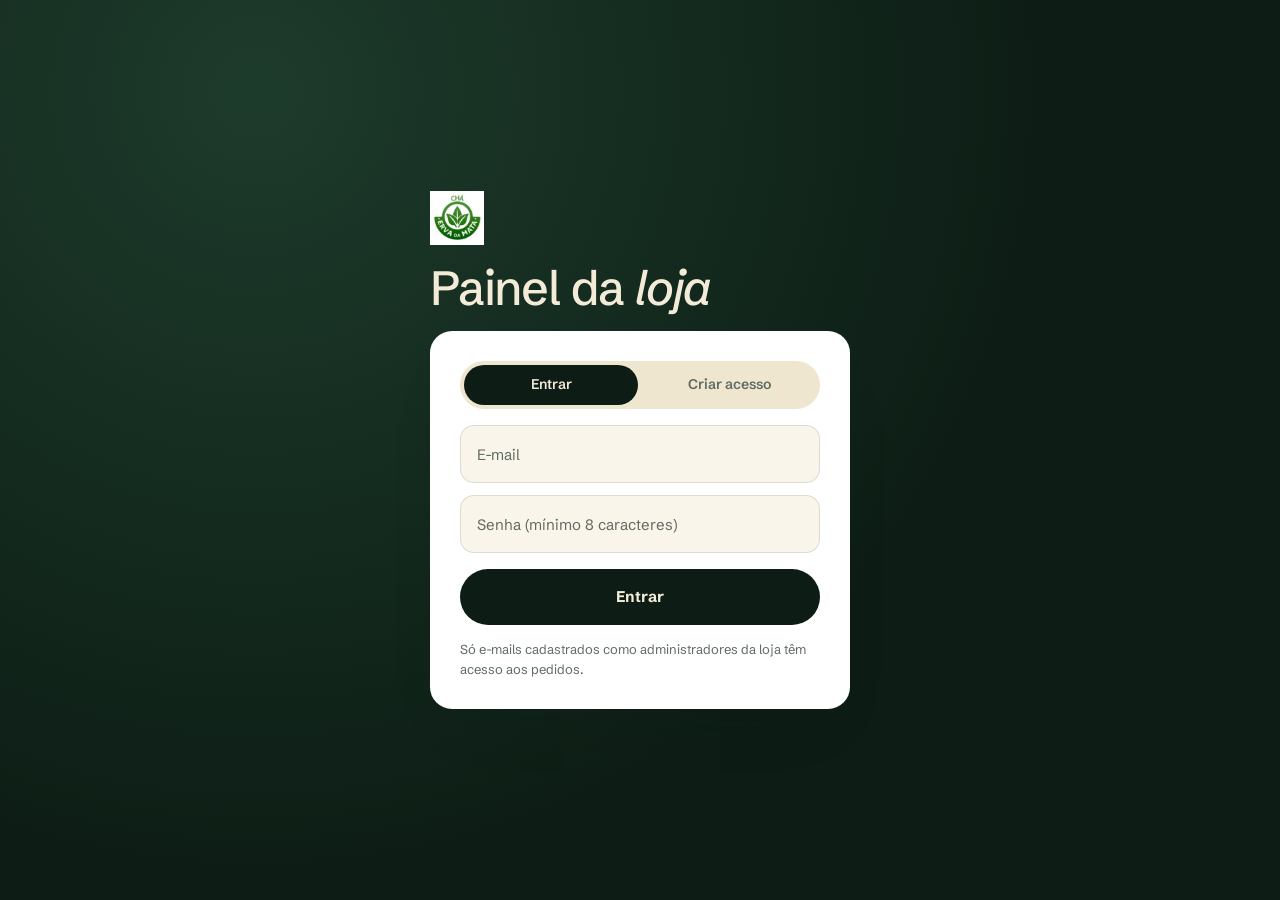
<file: admin.html>
<!DOCTYPE html>
<html lang="pt-BR">
<head>
<meta charset="UTF-8">
<meta name="viewport" content="width=device-width, initial-scale=1, viewport-fit=cover">
<title>Painel da loja — Erva da Mata</title>
<meta name="robots" content="noindex, nofollow">
<meta name="theme-color" content="#0d1d15">
<link rel="icon" href="data:image/svg+xml,%3Csvg xmlns='http://www.w3.org/2000/svg' viewBox='0 0 100 100'%3E%3Crect width='100' height='100' rx='24' fill='%230d1d15'/%3E%3Cpath d='M50 14C74 30 80 58 50 86 20 58 26 30 50 14Z' fill='%23b6c878'/%3E%3Cpath d='M50 22V80' stroke='%230d1d15' stroke-width='4' stroke-linecap='round'/%3E%3C/svg%3E">
<link rel="preload" href="assets/fonts/schibsted-grotesk.woff" as="font" type="font/woff" crossorigin>
<link rel="stylesheet" href="assets/css/loja.css">
<style>
body{background:var(--linho)}
/* login */
.login{min-height:100svh;display:grid;place-items:center;padding:24px;background:radial-gradient(circle at 20% 10%,var(--mata3),var(--mata) 60%);color:var(--creme)}
.login .box{width:min(100%,420px);display:grid;gap:18px}
.login img{height:54px;width:auto}
.login h1{font-size:clamp(34px,7vw,48px)}
.login .card{color:var(--ink)}
.tabs{display:flex;gap:4px;padding:4px;background:var(--linho);border-radius:999px;margin-bottom:16px}
.tabs button{flex:1;min-height:40px;border-radius:999px;font-weight:600;font-size:14px;color:var(--muted);transition:background .3s,color .3s}
.tabs button[aria-selected=true]{background:var(--mata);color:var(--creme)}
/* app */
.shell{display:grid;min-height:100svh}
@media (min-width:980px){.shell{grid-template-columns:240px 1fr}}
.side{background:var(--mata);color:var(--creme);padding:18px;display:flex;gap:6px;align-items:center;position:sticky;top:0;z-index:30;overflow-x:auto}
@media (min-width:980px){.side{flex-direction:column;align-items:stretch;height:100svh;padding:26px 18px}}
.side img{height:34px;width:auto;margin:0 10px 0 4px;flex:none;align-self:flex-start;border-radius:6px}
@media (min-width:980px){.side img{margin:0 6px 26px}}
.nav{text-decoration:none;display:flex;align-items:center;gap:10px;padding:10px 14px;border-radius:12px;font-weight:600;font-size:14.5px;color:rgba(243,235,216,.7);white-space:nowrap;transition:background .3s,color .3s}
.nav svg{width:18px;height:18px;flex:none}
.nav:hover{color:var(--creme);background:rgba(243,235,216,.06)}
.nav[aria-current=page]{background:var(--erva2);color:var(--mata)}
.side .me{margin-top:auto;font-size:12.5px;color:rgba(243,235,216,.55);padding:10px 14px;display:none}
@media (min-width:980px){.side .me{display:block}}
.main{padding:clamp(18px,3.5vw,40px);min-width:0}
.head{display:flex;flex-wrap:wrap;gap:14px;align-items:flex-end;justify-content:space-between;margin-bottom:22px}
.head h1{font-size:clamp(30px,4.5vw,46px)}
.kpis{display:grid;gap:12px;grid-template-columns:repeat(auto-fit,minmax(170px,1fr));margin-bottom:20px}
.kpi{background:#fff;border-radius:18px;padding:18px;display:grid;gap:4px;animation:up .7s var(--ease) backwards;animation-delay:var(--d,0s)}
.kpi small{font-size:12px;letter-spacing:.12em;text-transform:uppercase;color:var(--muted);font-weight:600}
.kpi b{font-size:28px;letter-spacing:-.02em}
.kpi.dark{background:var(--mata);color:var(--creme)}
.kpi.dark small{color:var(--erva2)}
.toolbar{display:flex;flex-wrap:wrap;gap:8px;margin-bottom:14px}
.chip{min-height:38px;padding:0 14px;border-radius:999px;background:#fff;font-size:13.5px;font-weight:600;color:var(--muted);transition:background .3s,color .3s}
.chip[aria-pressed=true]{background:var(--mata);color:var(--creme)}
.chip em{font-style:normal;opacity:.6;margin-left:4px}
.search{flex:1;min-width:200px;height:38px;border-radius:999px;border:0;background:#fff;padding:0 16px;outline:0}
.table{background:#fff;border-radius:18px;overflow:hidden}
.row{display:grid;grid-template-columns:70px 1.4fr 1fr 110px 180px;gap:12px;align-items:center;padding:14px 18px;border-bottom:1px solid var(--line);font-size:14.5px;cursor:pointer;transition:background .25s}
.row:hover{background:var(--papel)}
.row.h{font-size:11.5px;letter-spacing:.12em;text-transform:uppercase;color:var(--muted);font-weight:600;cursor:default;background:#fff}
.row small{display:block;color:var(--muted);font-size:12.5px}
@media (max-width:760px){.row{grid-template-columns:1fr auto;gap:4px 12px}.row.h{display:none}.row>:nth-child(3){display:none}.row>:nth-child(1){grid-column:1}.row>:nth-child(4){text-align:right}}
.tag{display:inline-flex;align-items:center;gap:6px;padding:4px 10px;border-radius:999px;font-size:12px;font-weight:700;background:var(--linho);white-space:nowrap}
.tag::before{content:"";width:7px;height:7px;border-radius:50%;background:currentColor}
.tag.warn{color:#9a6312;background:#fbefd9}.tag.ok{color:#3c5a17;background:#e6eecb}.tag.bad{color:#9c3412;background:#fbe3d8}.tag.ship{color:#1f4d6b;background:#dcebf5}
.empty{padding:50px 20px;text-align:center;color:var(--muted)}
/* painel lateral do pedido */
.ov{position:fixed;inset:0;background:rgba(13,29,21,.5);opacity:0;pointer-events:none;transition:opacity .4s;z-index:60}
.ov.on{opacity:1;pointer-events:auto}
.panel{position:fixed;top:0;right:0;bottom:0;width:min(100%,520px);background:var(--papel);z-index:61;transform:translateX(105%);transition:transform .6s var(--ease);overflow-y:auto;padding:24px 24px 120px}
.panel.on{transform:none;box-shadow:-30px 0 80px -30px rgba(0,0,0,.4)}
.panel h2{font-size:30px}
.panel .blk{background:#fff;border-radius:16px;padding:16px 18px;margin-top:14px;font-size:14.5px}
.panel .blk h3{font-size:12px;letter-spacing:.14em;text-transform:uppercase;color:var(--muted);font-weight:600;margin-bottom:8px}
.panel .x{position:absolute;top:18px;right:18px;width:42px;height:42px;border-radius:50%;background:var(--linho);display:grid;place-items:center}
.kv{display:grid;grid-template-columns:110px 1fr;gap:4px 12px}
.kv span{color:var(--muted)}
/* produtos */
.prods{display:grid;gap:12px}
.prod{background:#fff;border-radius:18px;padding:16px 18px;display:grid;gap:12px;grid-template-columns:48px 1fr;align-items:center;animation:up .6s var(--ease) backwards;animation-delay:var(--d,0s)}
.prod .sw{width:48px;height:48px;border-radius:14px;background:var(--c)}
.prod .ed{grid-column:1/-1;display:grid;gap:10px;grid-template-columns:repeat(2,minmax(0,1fr))}
@media (min-width:860px){.prod{grid-template-columns:48px 1.2fr 2.6fr}.prod .ed{grid-column:auto;grid-template-columns:repeat(4,minmax(0,1fr)) auto}}
.mini{display:grid;gap:4px;font-size:12px;color:var(--muted);font-weight:600}
.mini input{height:42px;border-radius:12px;border:1.5px solid var(--line);background:var(--papel);padding:0 12px;outline:0;font-size:15px;color:var(--ink);width:100%}
.mini input:focus{border-color:var(--erva);background:#fff}
.switch{position:relative;width:48px;height:28px;border-radius:999px;background:#d8d0bc;transition:background .3s;flex:none}
.switch::after{content:"";position:absolute;left:3px;top:3px;width:22px;height:22px;border-radius:50%;background:#fff;transition:transform .4s var(--spring)}
.switch[aria-checked=true]{background:var(--erva)}
.switch[aria-checked=true]::after{transform:translateX(20px)}
.saved{font-size:12.5px;color:var(--erva);font-weight:700;opacity:0;transition:opacity .3s}
.saved.on{opacity:1}
.cfg{display:grid;gap:14px;max-width:760px}
.ship-grid{display:grid;gap:10px;grid-template-columns:repeat(auto-fill,minmax(110px,1fr))}
.toast{position:fixed;left:50%;bottom:24px;z-index:90;transform:translate(-50%,30px);opacity:0;padding:12px 18px;border-radius:999px;background:var(--mata);color:var(--creme);font-size:14px;font-weight:600;transition:opacity .4s,transform .6s var(--spring);pointer-events:none}
.toast.on{opacity:1;transform:translate(-50%,0)}
</style>
</head>
<body>

<!-- LOGIN -->
<section class="login" id="login" hidden>
  <div class="box reveal">
    <img src="assets/img/insta/logo.png" alt="Erva da Mata" width="170" height="54">
    <h1>Painel da <em>loja</em></h1>
    <form class="card" id="authForm" novalidate>
      <div class="tabs" role="tablist"><button type="button" role="tab" aria-selected="true" data-mode="in">Entrar</button><button type="button" role="tab" aria-selected="false" data-mode="up">Criar acesso</button></div>
      <div class="fields">
        <div class="f"><input id="aEmail" type="email" autocomplete="email" placeholder=" " required><label for="aEmail">E-mail</label></div>
        <div class="f"><input id="aPass" type="password" autocomplete="current-password" placeholder=" " minlength="8" required><label for="aPass">Senha (mínimo 8 caracteres)</label></div>
      </div>
      <button class="btn dark full" style="margin-top:16px" id="aBtn">Entrar</button>
      <div id="aMsg"></div>
      <p style="font-size:13px;color:var(--muted);margin-top:14px">Só e-mails cadastrados como administradores da loja têm acesso aos pedidos.</p>
    </form>
  </div>
</section>

<!-- APP -->
<div class="shell" id="shell" hidden>
  <nav class="side" aria-label="Painel">
    <img src="assets/img/insta/logo.png" alt="Erva da Mata" width="110" height="34">
    <a class="nav" href="#pedidos" data-view="pedidos"><svg viewBox="0 0 24 24" fill="none" stroke="currentColor" stroke-width="2" stroke-linecap="round" stroke-linejoin="round"><path d="M6 2h12v20l-3-2-3 2-3-2-3 2Z"/><path d="M9 7h6M9 11h6"/></svg>Pedidos</a>
    <a class="nav" href="#produtos" data-view="produtos"><svg viewBox="0 0 24 24" fill="none" stroke="currentColor" stroke-width="2" stroke-linejoin="round"><path d="M12 3C18 7 19 14 12 21 5 14 6 7 12 3Z"/></svg>Produtos</a>
    <a class="nav" href="#config" data-view="config"><svg viewBox="0 0 24 24" fill="none" stroke="currentColor" stroke-width="2" stroke-linecap="round"><path d="M4 7h10M18 7h2M4 17h4M12 17h8"/><circle cx="16" cy="7" r="2"/><circle cx="10" cy="17" r="2"/></svg>Configurações</a>
    <a class="nav" href="index.html" target="_blank"><svg viewBox="0 0 24 24" fill="none" stroke="currentColor" stroke-width="2" stroke-linecap="round"><path d="M14 4h6v6M20 4l-9 9M18 14v6H4V6h6"/></svg>Ver loja</a>
    <button class="nav" id="logout" type="button"><svg viewBox="0 0 24 24" fill="none" stroke="currentColor" stroke-width="2" stroke-linecap="round"><path d="M15 4h4v16h-4M10 8l-4 4 4 4M6 12h10"/></svg>Sair</button>
    <span class="me" id="me"></span>
  </nav>
  <main class="main" id="view"></main>
</div>

<div class="ov" id="ov"></div>
<aside class="panel" id="panel" aria-hidden="true"></aside>
<div class="toast" id="toast" role="status"></div>

<script src="assets/js/loja.js"></script>
<script>
(() => {
'use strict';
const L = window.LOJA, $ = (s, c = document) => c.querySelector(s), $$ = (s, c = document) => [...c.querySelectorAll(s)];
const SKEY = 'edm-admin-session';
let session = null, orders = [], filter = 'todos', term = '';

/* ---------- autenticação (Supabase Auth via REST) ---------- */
async function auth(path, body) {
  const r = await fetch(`${L.SUPABASE_URL}/auth/v1/${path}`, { method: 'POST', headers: { apikey: L.SUPABASE_KEY, 'Content-Type': 'application/json' }, body: JSON.stringify(body) });
  const j = await r.json().catch(() => ({}));
  if (!r.ok) throw new Error(j.msg || j.error_description || j.message || 'Não foi possível entrar.');
  return j;
}
function keep(s) { session = { access_token: s.access_token, refresh_token: s.refresh_token, expires_at: Date.now() + (s.expires_in || 3600) * 1000, email: s.user?.email }; localStorage.setItem(SKEY, JSON.stringify(session)); }
async function token() {
  if (session && Date.now() > session.expires_at - 60000) {
    try { keep(await auth('token?grant_type=refresh_token', { refresh_token: session.refresh_token })); } catch (_) { logout(); throw new Error('Sessão expirada'); }
  }
  return session.access_token;
}
async function api(path, opts = {}) {
  const r = await fetch(`${L.SUPABASE_URL}/rest/v1/${path}`, { ...opts, headers: { apikey: L.SUPABASE_KEY, Authorization: `Bearer ${await token()}`, 'Content-Type': 'application/json', ...(opts.headers || {}) } });
  if (r.status === 401) { logout(); throw new Error('Sessão expirada'); }
  if (!r.ok) { const j = await r.json().catch(() => ({})); throw new Error(j.message || `Erro ${r.status}`); }
  return r.status === 204 ? null : r.json();
}
function logout() { localStorage.removeItem(SKEY); session = null; $('#shell').hidden = true; $('#login').hidden = false; }
$('#logout').addEventListener('click', logout);

let mode = 'in';
$$('.tabs button').forEach(b => b.addEventListener('click', () => {
  mode = b.dataset.mode; $$('.tabs button').forEach(x => x.setAttribute('aria-selected', x === b));
  $('#aBtn').textContent = mode === 'in' ? 'Entrar' : 'Criar meu acesso'; $('#aMsg').innerHTML = '';
  $('#aPass').autocomplete = mode === 'in' ? 'current-password' : 'new-password';
}));
$('#authForm').addEventListener('submit', async e => {
  e.preventDefault(); const email = $('#aEmail').value.trim(), password = $('#aPass').value;
  if (!email || password.length < 8) { $('#aMsg').innerHTML = '<div class="alert">Informe o e-mail e uma senha com pelo menos 8 caracteres.</div>'; return; }
  const b = $('#aBtn'), t = b.textContent; b.disabled = true; b.innerHTML = '<span class="spin"></span>';
  try {
    if (mode === 'up') {
      const s = await auth('signup', { email, password });
      if (!s.access_token) { $('#aMsg').innerHTML = '<div class="alert info">Conta criada! Confirme pelo link que enviamos ao seu e-mail e depois entre aqui.</div>'; return; }
      keep(s);
    } else keep(await auth('token?grant_type=password', { email, password }));
    await start();
  } catch (err) { $('#aMsg').innerHTML = `<div class="alert">${L.esc(/Invalid login/i.test(err.message) ? 'E-mail ou senha incorretos.' : err.message)}</div>`; }
  finally { b.disabled = false; b.textContent = t; }
});

/* ---------- utilidades ---------- */
let tt; function toast(m) { const t = $('#toast'); t.textContent = m; t.classList.add('on'); clearTimeout(tt); tt = setTimeout(() => t.classList.remove('on'), 2200); }
const tone = s => ({ enviado: 'ship', entregue: 'ok', pago: 'ok', em_separacao: 'ok', recusado: 'bad', cancelado: 'bad' }[s] || 'warn');
const tag = s => `<span class="tag ${tone(s)}">${(L.STATUS[s] || { label: s }).label}</span>`;
const dt = d => new Date(d).toLocaleString('pt-BR', { day: '2-digit', month: '2-digit', hour: '2-digit', minute: '2-digit' });
const phoneFmt = p => { p = L.digits(p); return p.length === 11 ? `(${p.slice(0, 2)}) ${p.slice(2, 7)}-${p.slice(7)}` : p.length === 10 ? `(${p.slice(0, 2)}) ${p.slice(2, 6)}-${p.slice(6)}` : p; };

/* ---------- PEDIDOS ---------- */
const FILTERS = [['todos', 'Todos'], ['pagar', 'A pagar'], ['separar', 'Para separar'], ['enviado', 'Enviados'], ['entregue', 'Entregues'], ['cancelado', 'Cancelados']];
const match = (o, f) => f === 'todos' || (f === 'pagar' && ['pendente', 'aguardando_configuracao', 'recusado'].includes(o.status)) || (f === 'separar' && ['pago', 'em_separacao'].includes(o.status)) || o.status === f;
async function viewPedidos() {
  $('#view').innerHTML = `<div class="head"><div><p class="eyebrow">Vendas</p><h1>Pedidos</h1></div><button class="btn dark sm" id="reload">Atualizar</button></div><div id="kp"></div><div id="tb"></div><div class="table" id="list"><div class="empty"><span class="spin"></span></div></div>`;
  $('#reload').onclick = viewPedidos;
  try { orders = await api('orders?select=id,number,status,customer_name,customer_email,customer_phone,total,payment_method,shipping_service,created_at,paid_at,tracking_code&order=created_at.desc&limit=500'); }
  catch (e) { $('#list').innerHTML = `<div class="empty">${L.esc(e.message)}</div>`; return; }
  const paid = orders.filter(o => ['pago', 'em_separacao', 'enviado', 'entregue'].includes(o.status));
  const month = new Date(); month.setDate(1); month.setHours(0, 0, 0, 0);
  const mPaid = paid.filter(o => new Date(o.paid_at || o.created_at) >= month);
  const fat = mPaid.reduce((a, o) => a + Number(o.total), 0);
  $('#kp').innerHTML = `<div class="kpis">
    <div class="kpi dark"><small>Vendido no mês</small><b>${L.brl(fat)}</b></div>
    <div class="kpi" style="--d:.05s"><small>Pedidos pagos no mês</small><b>${mPaid.length}</b></div>
    <div class="kpi" style="--d:.1s"><small>Ticket médio</small><b>${L.brl(mPaid.length ? fat / mPaid.length : 0)}</b></div>
    <div class="kpi" style="--d:.15s"><small>Para separar</small><b>${orders.filter(o => match(o, 'separar')).length}</b></div></div>`;
  $('#tb').innerHTML = `<div class="toolbar">${FILTERS.map(([k, l]) => `<button class="chip" data-f="${k}" aria-pressed="${k === filter}">${l}<em>${orders.filter(o => match(o, k)).length}</em></button>`).join('')}<input class="search" id="q" placeholder="Buscar por nome, nº ou e-mail" value="${L.esc(term)}"></div>`;
  $$('[data-f]').forEach(b => b.onclick = () => { filter = b.dataset.f; $$('[data-f]').forEach(x => x.setAttribute('aria-pressed', x === b)); list(); });
  $('#q').oninput = e => { term = e.target.value; list(); };
  list();
}
function list() {
  const t = term.trim().toLowerCase();
  const rows = orders.filter(o => match(o, filter) && (!t || `${o.number} ${o.customer_name} ${o.customer_email}`.toLowerCase().includes(t)));
  $('#list').innerHTML = rows.length ? `<div class="row h"><span>Nº</span><span>Cliente</span><span>Entrega</span><span>Total</span><span>Status</span></div>` + rows.map(o => `
    <div class="row" data-id="${o.id}" tabindex="0" role="button"><b>#${o.number}</b><span>${L.esc(o.customer_name)}<small>${dt(o.created_at)}</small></span><span>${L.esc(o.shipping_service || '')}<small>${o.payment_method === 'pix' ? 'Pix' : 'Cartão'}</small></span><b>${L.brl(o.total)}</b><span>${tag(o.status)}</span></div>`).join('')
    : `<div class="empty">${orders.length ? 'Nenhum pedido neste filtro.' : 'Ainda não há pedidos. Quando alguém comprar no site, ele aparece aqui na hora.'}</div>`;
  $$('.row[data-id]').forEach(r => { r.onclick = () => openOrder(r.dataset.id); r.onkeydown = e => { if (e.key === 'Enter') openOrder(r.dataset.id); }; });
}
function closePanel() { $('#panel').classList.remove('on'); $('#ov').classList.remove('on'); $('#panel').setAttribute('aria-hidden', 'true'); }
$('#ov').onclick = closePanel; document.addEventListener('keydown', e => { if (e.key === 'Escape') closePanel(); });
async function openOrder(id) {
  const p = $('#panel'); p.innerHTML = '<div class="empty"><span class="spin"></span></div>'; p.classList.add('on'); $('#ov').classList.add('on'); p.setAttribute('aria-hidden', 'false');
  let o; try { [o] = await api(`orders?id=eq.${id}&select=*,order_items(name,quantity,unit_price,line_total)`); } catch (e) { p.innerHTML = `<div class="empty">${L.esc(e.message)}</div>`; return; }
  const a = o.address || {}, pickup = o.shipping_service_id === 'retirada';
  const first = o.customer_name.split(' ')[0];
  const waText = o.tracking_code ? `Olá, ${first}! Seu pedido #${o.number} da Erva da Mata foi enviado 🧉 Código de rastreio: ${o.tracking_code} — acompanhe em https://www.melhorrastreio.com.br/rastreio/${o.tracking_code}` : `Olá, ${first}! Aqui é da Erva da Mata, sobre o seu pedido #${o.number}.`;
  const phone = L.digits(o.customer_phone);
  p.innerHTML = `
    <button class="x" id="px" aria-label="Fechar"><svg width="18" viewBox="0 0 24 24" fill="none" stroke="currentColor" stroke-width="2" stroke-linecap="round"><path d="M6 6l12 12M18 6 6 18"/></svg></button>
    <p class="eyebrow">Pedido · ${dt(o.created_at)}</p><h2>#${o.number}</h2><div style="margin-top:10px">${tag(o.status)}</div>
    <div class="blk"><h3>Cliente</h3><div class="kv"><span>Nome</span><b>${L.esc(o.customer_name)}</b><span>E-mail</span><a href="mailto:${L.esc(o.customer_email)}">${L.esc(o.customer_email)}</a><span>Celular</span><span style="color:var(--ink)">${phoneFmt(o.customer_phone)}</span><span>CPF</span><span style="color:var(--ink)">${L.esc(o.customer_cpf)}</span></div>
      <a class="btn wa sm" style="margin-top:12px" target="_blank" rel="noopener" href="https://wa.me/55${phone}?text=${encodeURIComponent(waText)}">WhatsApp do cliente</a></div>
    <div class="blk"><h3>Entrega</h3><p><b>${L.esc(o.shipping_service || '')}</b> · ${Number(o.shipping_cost) ? L.brl(o.shipping_cost) : 'grátis'}</p>
      ${pickup ? '<p style="color:var(--muted)">Cliente vai retirar na loja.</p>' : `<p style="color:var(--muted)">${L.esc(a.rua)}, ${L.esc(a.numero)}${a.complemento ? ' — ' + L.esc(a.complemento) : ''}<br>${L.esc(a.bairro)} · ${L.esc(a.cidade)}/${L.esc(a.uf)} · CEP ${L.esc(String(a.cep || '').replace(/(\d{5})(\d{3})/, '$1-$2'))}</p>
      <button class="btn ghost sm" style="margin-top:10px" id="cpAddr">Copiar endereço</button>`}</div>
    <div class="blk"><h3>Itens</h3>${o.order_items.map(i => `<div style="display:flex;justify-content:space-between;gap:10px;padding:4px 0"><span>${i.quantity}× ${L.esc(i.name)}</span><b>${L.brl(i.line_total)}</b></div>`).join('')}
      <div style="border-top:1px solid var(--line);margin-top:8px;padding-top:8px;display:grid;gap:2px;font-size:14px">
      <div style="display:flex;justify-content:space-between"><span>Subtotal</span><span>${L.brl(o.subtotal)}</span></div>
      ${Number(o.discount) ? `<div style="display:flex;justify-content:space-between;color:var(--erva)"><span>Desconto Pix</span><span>− ${L.brl(o.discount)}</span></div>` : ''}
      <div style="display:flex;justify-content:space-between"><span>Frete</span><span>${L.brl(o.shipping_cost)}</span></div>
      <div style="display:flex;justify-content:space-between;font-size:17px"><b>Total</b><b>${L.brl(o.total)}</b></div></div>
      <p style="color:var(--muted);font-size:13px;margin-top:8px">${o.payment_method === 'pix' ? 'Pix' : 'Cartão'}${o.mp_payment_id ? ` · Mercado Pago #${L.esc(o.mp_payment_id)} (${L.esc(o.mp_status)})` : ''}</p></div>
    <div class="blk"><h3>Atualizar pedido</h3>
      <div class="fields">
        <div class="f"><select id="pStatus">${Object.entries(L.STATUS).map(([k, v]) => `<option value="${k}" ${k === o.status ? 'selected' : ''}>${v.label}</option>`).join('')}</select><label for="pStatus">Status</label></div>
        <div class="f"><input id="pTrack" placeholder=" " value="${L.esc(o.tracking_code || '')}"><label for="pTrack">Código de rastreio</label></div>
        <div class="f"><textarea id="pNotes" placeholder=" ">${L.esc(o.admin_notes || '')}</textarea><label for="pNotes">Anotações internas</label></div>
      </div>
      <button class="btn dark full" style="margin-top:12px" id="pSave">Salvar alterações</button>
      <p style="font-size:12.5px;color:var(--muted);margin-top:10px">Pagamentos do Mercado Pago atualizam o status sozinhos. Ao colocar o rastreio, o status muda para "Enviado".</p></div>
    <div class="blk"><h3>Link do cliente</h3><button class="btn ghost sm" id="cpLink">Copiar link de acompanhamento</button></div>`;
  $('#px').onclick = closePanel;
  $('#pTrack').oninput = e => { if (e.target.value.trim() && ['pago', 'em_separacao'].includes($('#pStatus').value)) $('#pStatus').value = 'enviado'; };
  $('#cpAddr')?.addEventListener('click', () => { navigator.clipboard?.writeText(`${o.customer_name}\n${a.rua}, ${a.numero}${a.complemento ? ' - ' + a.complemento : ''}\n${a.bairro} - ${a.cidade}/${a.uf}\nCEP ${a.cep}`); toast('Endereço copiado'); });
  $('#cpLink').onclick = () => { navigator.clipboard?.writeText(new URL(`pedido.html?id=${o.id}&t=${o.access_token}`, location.href).href); toast('Link copiado'); };
  $('#pSave').onclick = async () => {
    const b = $('#pSave'); b.disabled = true;
    try {
      await api(`orders?id=eq.${o.id}`, { method: 'PATCH', headers: { Prefer: 'return=minimal' }, body: JSON.stringify({ status: $('#pStatus').value, tracking_code: $('#pTrack').value.trim() || null, admin_notes: $('#pNotes').value.trim() || null }) });
      toast('Pedido atualizado'); closePanel(); viewPedidos();
    } catch (e) { toast(e.message); } finally { b.disabled = false; }
  };
}

/* ---------- PRODUTOS ---------- */
async function viewProdutos() {
  $('#view').innerHTML = `<div class="head"><div><p class="eyebrow">Catálogo</p><h1>Produtos</h1></div></div><p class="sub" style="margin-bottom:16px">Preço, preço "de" (riscado), estoque e se aparece na loja. Estoque vazio = sem controle. O estoque baixa sozinho quando o pagamento é aprovado.</p><div class="prods" id="prods"><div class="empty"><span class="spin"></span></div></div>`;
  let ps; try { ps = await api('products?select=*&order=sort'); } catch (e) { $('#prods').innerHTML = `<div class="empty">${L.esc(e.message)}</div>`; return; }
  $('#prods').innerHTML = ps.map((p, i) => `
    <div class="prod" data-id="${L.esc(p.id)}" style="--d:${i * .04}s"><span class="sw" style="--c:${L.look(p.id)[0]}"></span>
      <div><b>${L.esc(p.name)}</b><small style="display:block;color:var(--muted)">${L.esc(p.weight_label || '')} · ${L.esc(p.kicker || '')}</small></div>
      <div class="ed">
        <label class="mini">Preço (R$)<input data-k="price" inputmode="decimal" value="${String(p.price).replace('.', ',')}"></label>
        <label class="mini">Preço "de" (R$)<input data-k="compare_at_price" inputmode="decimal" placeholder="—" value="${p.compare_at_price != null ? String(p.compare_at_price).replace('.', ',') : ''}"></label>
        <label class="mini">Estoque<input data-k="stock" inputmode="numeric" placeholder="sem controle" value="${p.stock ?? ''}"></label>
        <label class="mini">Na loja<span style="display:flex;align-items:center;gap:10px;height:42px"><button type="button" class="switch" role="switch" aria-checked="${p.active}" aria-label="Mostrar na loja"></button><span class="saved">Salvo ✓</span></span></label>
        <button class="btn dark sm" data-save style="align-self:end">Salvar</button>
      </div></div>`).join('');
  $$('.prod').forEach(row => {
    const sw = $('.switch', row); sw.onclick = () => sw.setAttribute('aria-checked', sw.getAttribute('aria-checked') !== 'true');
    $('[data-save]', row).onclick = async () => {
      const num = s => { s = String(s).trim().replace(/\./g, '').replace(',', '.'); return s === '' ? null : Number(s); };
      const body = { price: num($('[data-k=price]', row).value), compare_at_price: num($('[data-k=compare_at_price]', row).value), stock: $('[data-k=stock]', row).value.trim() === '' ? null : parseInt($('[data-k=stock]', row).value, 10), active: sw.getAttribute('aria-checked') === 'true' };
      if (!(body.price > 0) || (body.compare_at_price !== null && !(body.compare_at_price > 0)) || (body.stock !== null && !(body.stock >= 0))) { toast('Confira os valores'); return; }
      try { await api(`products?id=eq.${encodeURIComponent(row.dataset.id)}`, { method: 'PATCH', headers: { Prefer: 'return=minimal' }, body: JSON.stringify(body) }); const s = $('.saved', row); s.classList.add('on'); setTimeout(() => s.classList.remove('on'), 1800); sessionStorage.removeItem('edm-products'); }
      catch (e) { toast(e.message); }
    };
  });
}

/* ---------- CONFIGURAÇÕES ---------- */
const UFS = ['RS', 'SC', 'PR', 'SP', 'RJ', 'MG', 'ES'];
async function viewConfig() {
  $('#view').innerHTML = `<div class="head"><div><p class="eyebrow">Loja</p><h1>Configurações</h1></div></div><div class="cfg" id="cfg"><div class="empty"><span class="spin"></span></div></div>`;
  let rows; try { rows = await api('settings?select=key,value'); } catch (e) { $('#cfg').innerHTML = `<div class="empty">${L.esc(e.message)}</div>`; return; }
  const s = Object.fromEntries(rows.map(r => [r.key, r.value])); const fb = s.fallback_shipping || {};
  $('#cfg').innerHTML = `
    <section class="card"><h2>Pagamento</h2><div class="fields">
      <div class="f h"><input id="cPix" inputmode="numeric" placeholder=" " value="${s.pix_discount_percent ?? 0}"><label for="cPix">Desconto no Pix (%)</label></div>
      <div class="f h"><input id="cInst" inputmode="numeric" placeholder=" " value="${s.max_installments ?? 1}"><label for="cInst">Parcelas máximas no cartão</label></div></div></section>
    <section class="card"><h2>Entrega</h2><div class="fields">
      <div class="f h"><input id="cFree" inputmode="decimal" placeholder=" " value="${s.free_shipping_min != null ? String(s.free_shipping_min).replace('.', ',') : ''}"><label for="cFree">Frete grátis acima de (R$) — vazio = não</label></div>
      <div class="f h"><input id="cOrig" inputmode="numeric" placeholder=" " value="${L.esc(s.origin_cep || '')}"><label for="cOrig">CEP de onde sai a mercadoria</label></div>
      <label class="f" style="display:flex;align-items:center;gap:12px"><button type="button" class="switch" id="cPick" role="switch" aria-checked="${s.pickup_enabled !== false}" aria-label="Retirada na loja"></button><span>Oferecer retirada na loja</span></label></div>
      <p class="eyebrow" style="margin:22px 0 10px">Tabela de frete reserva (usada se o Melhor Envio não responder)</p>
      <div class="ship-grid">${[...UFS, 'default'].map(u => `<label class="mini">${u === 'default' ? 'Outros' : u} (R$)<input data-uf="${u}" inputmode="decimal" value="${String(fb[u] ?? '').replace('.', ',')}"></label>`).join('')}</div></section>
    <section class="card"><h2>Contato</h2><div class="fields">
      <div class="f"><input id="cWa" inputmode="numeric" placeholder=" " value="${L.esc(s.whatsapp || '')}"><label for="cWa">WhatsApp da loja (55 + DDD + número)</label></div></div></section>
    <button class="btn dark" id="cSave">Salvar configurações</button>`;
  $('#cPick').onclick = e => e.currentTarget.setAttribute('aria-checked', e.currentTarget.getAttribute('aria-checked') !== 'true');
  $('#cSave').onclick = async () => {
    const dec = v => { v = String(v).trim().replace(',', '.'); return v === '' ? null : Number(v); };
    const fallback = { ...fb }; $$('[data-uf]').forEach(i => { const v = dec(i.value); if (v != null && v >= 0) fallback[i.dataset.uf] = v; });
    const upd = { pix_discount_percent: Math.max(0, Math.min(50, parseInt($('#cPix').value, 10) || 0)), max_installments: Math.max(1, Math.min(12, parseInt($('#cInst').value, 10) || 1)),
      free_shipping_min: dec($('#cFree').value), origin_cep: L.digits($('#cOrig').value), pickup_enabled: $('#cPick').getAttribute('aria-checked') === 'true',
      whatsapp: L.digits($('#cWa').value), fallback_shipping: fallback };
    const b = $('#cSave'); b.disabled = true;
    try { await Promise.all(Object.entries(upd).map(([k, v]) => api(`settings?key=eq.${k}`, { method: 'PATCH', headers: { Prefer: 'return=minimal' }, body: JSON.stringify({ value: v }) }))); sessionStorage.removeItem('edm-settings'); toast('Configurações salvas'); }
    catch (e) { toast(e.message); } finally { b.disabled = false; }
  };
}

/* ---------- roteamento ---------- */
const VIEWS = { pedidos: viewPedidos, produtos: viewProdutos, config: viewConfig };
function route() { const v = VIEWS[location.hash.slice(1)] ? location.hash.slice(1) : 'pedidos'; $$('.nav[data-view]').forEach(a => a.toggleAttribute('aria-current', a.dataset.view === v)); $$('.nav[data-view]').forEach(a => a.dataset.view === v ? a.setAttribute('aria-current', 'page') : a.removeAttribute('aria-current')); closePanel(); VIEWS[v](); }
window.addEventListener('hashchange', () => session && route());

async function start() {
  const ok = await api('admins?select=user_id&limit=1');
  if (!ok.length) { logout(); $('#aMsg').innerHTML = '<div class="alert">Este e-mail não tem acesso de administrador da loja.</div>'; return; }
  $('#login').hidden = true; $('#shell').hidden = false; $('#me').textContent = session.email || ''; route();
}
try { session = JSON.parse(localStorage.getItem(SKEY) || 'null'); } catch (_) {}
if (session) start().catch(() => logout()); else $('#login').hidden = false;
})();
</script>
</body>
</html>
</file>
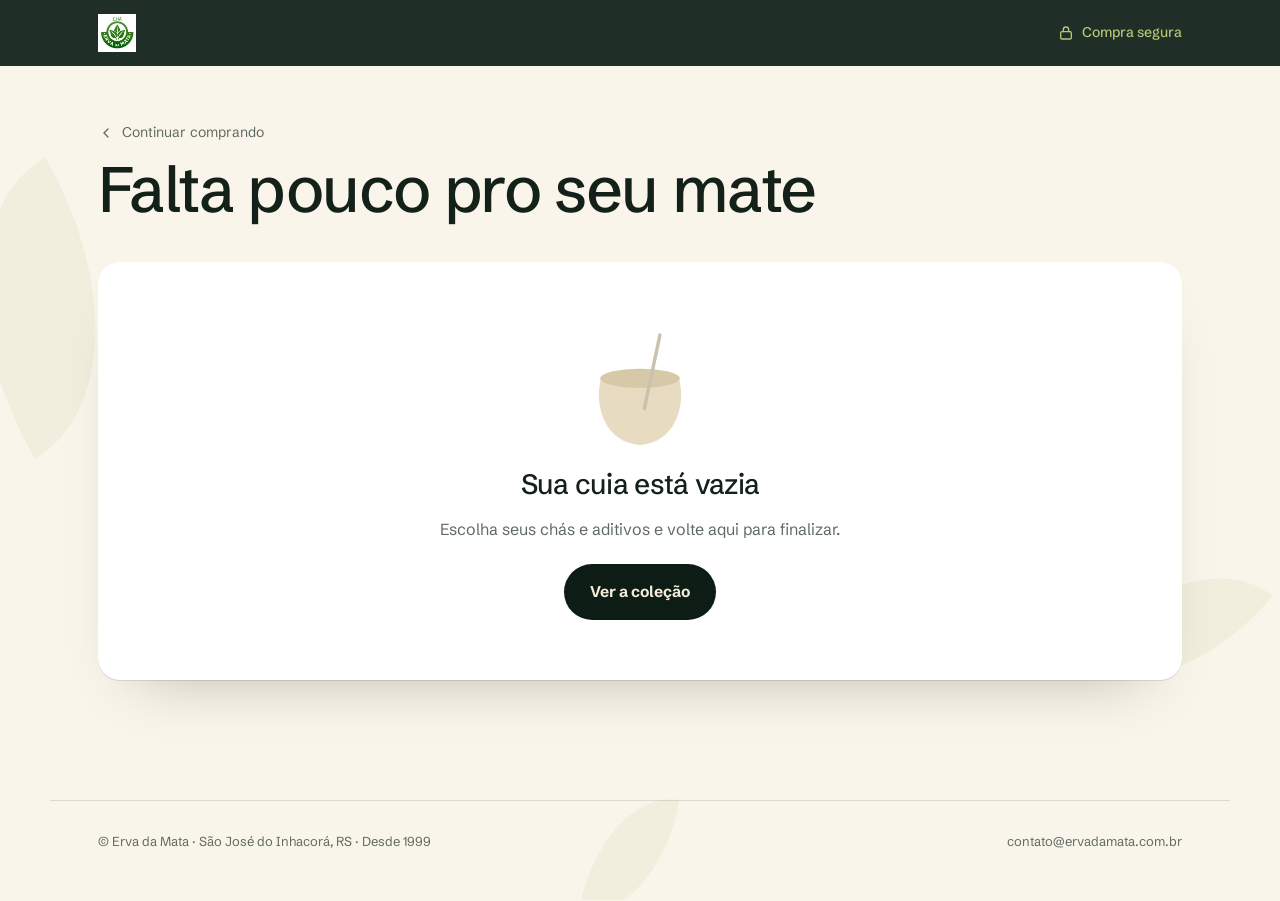
<file: checkout.html>
<!DOCTYPE html>
<html lang="pt-BR">
<head>
<meta charset="UTF-8">
<meta name="viewport" content="width=device-width, initial-scale=1, viewport-fit=cover">
<title>Finalizar compra — Erva da Mata</title>
<meta name="description" content="Finalize seu pedido de chás e aditivos para chimarrão da Erva da Mata. Pague no Pix com 10% de desconto ou no cartão.">
<meta name="robots" content="noindex">
<meta name="theme-color" content="#0d1d15">
<link rel="icon" href="data:image/svg+xml,%3Csvg xmlns='http://www.w3.org/2000/svg' viewBox='0 0 100 100'%3E%3Crect width='100' height='100' rx='24' fill='%230d1d15'/%3E%3Cpath d='M50 14C74 30 80 58 50 86 20 58 26 30 50 14Z' fill='%23b6c878'/%3E%3Cpath d='M50 22V80' stroke='%230d1d15' stroke-width='4' stroke-linecap='round'/%3E%3C/svg%3E">
<link rel="preload" href="assets/fonts/schibsted-grotesk.woff" as="font" type="font/woff" crossorigin>
<link rel="stylesheet" href="assets/css/loja.css">
</head>
<body>
<div class="bg-leaves" aria-hidden="true">
  <i style="--w:160px;--r:-30deg;--d:0s;left:-40px;top:20%"></i>
  <i style="--w:110px;--r:40deg;--d:-3s;right:4%;top:60%"></i>
  <i style="--w:80px;--r:10deg;--d:-5s;left:46%;top:88%"></i>
</div>

<header class="top">
  <div class="top-in">
    <a class="brand" href="index.html" aria-label="Erva da Mata — voltar à loja"><img src="assets/img/insta/logo.png" alt="Erva da Mata" width="120" height="38"></a>
    <span class="secure"><svg viewBox="0 0 24 24" fill="none" stroke="currentColor" stroke-width="2" stroke-linecap="round" stroke-linejoin="round"><rect x="4" y="10" width="16" height="11" rx="2"/><path d="M8 10V7a4 4 0 0 1 8 0v3"/></svg>Compra segura</span>
  </div>
</header>

<main class="page">
  <div class="hero-mini reveal">
    <a class="back" href="index.html#produtos" style="color:var(--muted)"><svg viewBox="0 0 24 24" fill="none" stroke="currentColor" stroke-width="2" stroke-linecap="round"><path d="M15 6l-6 6 6 6"/></svg>Continuar comprando</a>
    <h1 class="title">Falta pouco pro seu mate</h1>
    <ol class="steps" aria-label="Etapas"><li class="on" data-step="1"><b>1</b>Seus dados</li><li data-step="2"><b>2</b>Entrega</li><li data-step="3"><b>3</b>Pagamento</li></ol>
  </div>

  <!-- carrinho vazio -->
  <section id="empty" class="card reveal" hidden style="text-align:center;padding:60px 24px">
    <svg viewBox="0 0 300 300" width="130" style="margin:0 auto 18px"><path d="M60 130c-18 70 14 150 90 154 76-4 108-84 90-154Z" fill="#e7dcc2"/><ellipse cx="150" cy="130" rx="92" ry="22" fill="#d7c9a8"/><path d="M196 30 160 200" stroke="#c9c2ad" stroke-width="8" stroke-linecap="round"/></svg>
    <h2 style="justify-content:center">Sua cuia está vazia</h2>
    <p class="sub" style="margin:0 auto 22px">Escolha seus chás e aditivos e volte aqui para finalizar.</p>
    <a class="btn dark" href="index.html#produtos">Ver a coleção</a>
  </section>

  <form id="form" class="grid" novalidate hidden>
    <div>
      <section class="card reveal" style="--d:.05s" data-sec="1">
        <h2><span class="n">1</span>Seus dados</h2>
        <div class="fields">
          <div class="f"><input id="name" name="name" autocomplete="name" placeholder=" " required><label for="name">Nome e sobrenome</label></div>
          <div class="f h"><input id="email" name="email" type="email" autocomplete="email" inputmode="email" placeholder=" " required><label for="email">E-mail</label></div>
          <div class="f h"><input id="phone" name="phone" type="tel" autocomplete="tel-national" inputmode="tel" placeholder=" " required><label for="phone">Celular com DDD</label></div>
          <div class="f h"><input id="cpf" name="cpf" inputmode="numeric" placeholder=" " required><label for="cpf">CPF (para a nota)</label></div>
        </div>
      </section>

      <section class="card reveal" style="--d:.12s" data-sec="2">
        <h2><span class="n">2</span>Entrega</h2>
        <div class="fields">
          <div class="f h"><input id="cep" name="cep" inputmode="numeric" autocomplete="postal-code" placeholder=" " required><label for="cep">CEP</label></div>
          <div class="f h" style="display:flex;align-items:center"><a href="https://buscacepinter.correios.com.br/app/endereco/index.php" target="_blank" rel="noopener" style="font-size:13.5px;color:var(--muted)">Não sei meu CEP ↗</a></div>
          <p class="place" id="place" aria-live="polite"></p>
        </div>
        <div id="shipWrap" style="margin-top:16px" hidden>
          <p class="eyebrow" style="margin-bottom:10px">Como você quer receber?</p>
          <div class="opts" id="shipOpts" role="radiogroup" aria-label="Formas de entrega"></div>
        </div>
        <div class="fields" id="addr" style="margin-top:16px" hidden>
          <div class="f q"><input id="rua" name="rua" autocomplete="address-line1" placeholder=" "><label for="rua">Rua / avenida</label></div>
          <div class="f t"><input id="numero" name="numero" inputmode="numeric" placeholder=" "><label for="numero">Número</label></div>
          <div class="f h"><input id="complemento" name="complemento" autocomplete="address-line2" placeholder=" "><label for="complemento">Complemento (opcional)</label></div>
          <div class="f h"><input id="bairro" name="bairro" placeholder=" "><label for="bairro">Bairro</label></div>
        </div>
      </section>

      <section class="card reveal" style="--d:.19s" data-sec="3">
        <h2><span class="n">3</span>Pagamento</h2>
        <div class="opts" role="radiogroup" aria-label="Forma de pagamento">
          <label class="opt"><input type="radio" name="payment" value="pix" checked><span class="dot"></span>
            <span class="ic"><svg viewBox="0 0 24 24" fill="none" stroke="#1d3b2b" stroke-width="1.8" stroke-linejoin="round"><path d="M12 2.5 21.5 12 12 21.5 2.5 12Z"/><path d="m7.5 12 3 3 6-6"/></svg></span>
            <span class="info"><b>Pix <span class="badge" id="pixBadge">10% off</span></b><small>Aprovação na hora. QR Code e copia e cola na próxima tela.</small></span></label>
          <label class="opt"><input type="radio" name="payment" value="cartao"><span class="dot"></span>
            <span class="ic"><svg viewBox="0 0 24 24" fill="none" stroke="#1d3b2b" stroke-width="1.8" stroke-linecap="round"><rect x="2.5" y="5" width="19" height="14" rx="2.5"/><path d="M2.5 10h19M6.5 15h4"/></svg></span>
            <span class="info"><b>Cartão de crédito</b><small id="instText">Em até 3x sem juros, pelo Mercado Pago.</small></span></label>
        </div>
        <p class="note" style="color:var(--muted)"><svg viewBox="0 0 24 24" fill="none" stroke="currentColor" stroke-width="2" stroke-linecap="round"><rect x="4" y="10" width="16" height="11" rx="2"/><path d="M8 10V7a4 4 0 0 1 8 0v3"/></svg>O pagamento é feito no ambiente seguro do Mercado Pago. A Erva da Mata não vê nem guarda os dados do seu cartão.</p>
      </section>
    </div>

    <aside class="summary reveal" style="--d:.1s" aria-labelledby="sumTitle">
      <h2 id="sumTitle">Seu pedido</h2>
      <div class="items" id="items"><p style="color:rgba(243,235,216,.6)"><span class="spin"></span></p></div>
      <div class="lines">
        <div><span class="muted">Subtotal</span><span id="sSub">—</span></div>
        <div class="disc" id="rowDisc"><span>Desconto Pix</span><span id="sDisc">—</span></div>
        <div><span class="muted">Entrega</span><span id="sShip">Informe o CEP</span></div>
        <div class="total" id="rowTotal"><span>Total</span><span id="sTotal">—</span></div>
      </div>
      <button class="btn full" type="submit" id="pay" style="margin-top:20px">Ir para o pagamento</button>
      <div id="err" role="alert"></div>
      <p class="note"><svg viewBox="0 0 24 24" fill="none" stroke="currentColor" stroke-width="2" stroke-linecap="round"><path d="M12 22s8-4 8-10V5l-8-3-8 3v7c0 6 8 10 8 10Z"/></svg>Preços e frete são conferidos de novo no servidor antes de gerar o pagamento.</p>
    </aside>
  </form>
</main>

<div class="mbar" id="mbar" hidden>
  <div><small>Total</small><b id="mTotal">—</b></div>
  <button class="btn" type="button" id="mPay">Pagar</button>
</div>

<footer class="foot">
  <span>© Erva da Mata · São José do Inhacorá, RS · Desde 1999</span>
  <a href="mailto:contato@ervadamata.com.br">contato@ervadamata.com.br</a>
</footer>

<script src="assets/js/loja.js"></script>
<script>
(() => {
'use strict';
const L = window.LOJA, $ = s => document.querySelector(s), $$ = s => [...document.querySelectorAll(s)];
const FORM_KEY = 'edm-checkout';
let products = {}, settings = {}, lines = [], ship = null, shipOpts = [], subtotal = 0;

/* ---------- máscaras ---------- */
const masks = {
  phone: v => {
    v = L.digits(v).slice(0, 11); if (!v) return '';
    if (v.length <= 2) return '(' + v;
    const mid = v.length === 11 ? 7 : 6;
    return `(${v.slice(0, 2)}) ${v.slice(2, mid)}` + (v.length > mid ? '-' + v.slice(mid) : '');
  },
  cpf: v => L.digits(v).slice(0, 11).replace(/(\d{3})(\d)/, '$1.$2').replace(/(\d{3})(\d)/, '$1.$2').replace(/(\d{3})(\d{1,2})$/, '$1-$2'),
  cep: v => L.digits(v).slice(0, 8).replace(/(\d{5})(\d)/, '$1-$2'),
};
Object.keys(masks).forEach(id => $('#' + id).addEventListener('input', e => { const el = e.target; el.value = masks[id](el.value); clearErr(el); }));
$$('#form input').forEach(el => el.addEventListener('input', () => { clearErr(el); remember(); }));

/* ---------- validação ---------- */
function cpfOk(c) {
  c = L.digits(c); if (c.length !== 11 || /^(\d)\1{10}$/.test(c)) return false;
  const d = n => { let s = 0; for (let i = 0; i < n; i++) s += +c[i] * (n + 1 - i); const r = s * 10 % 11; return r === 10 ? 0 : r; };
  return d(9) === +c[9] && d(10) === +c[10];
}
const rules = {
  name: v => v.trim().split(/\s+/).length >= 2 || 'Informe nome e sobrenome.',
  email: v => /^[^\s@]+@[^\s@]+\.[^\s@]{2,}$/.test(v.trim()) || 'Confira o e-mail.',
  phone: v => [10, 11].includes(L.digits(v).length) || 'Celular com DDD, só números.',
  cpf: v => cpfOk(v) || 'CPF inválido.',
  cep: v => L.digits(v).length === 8 || 'CEP com 8 números.',
  rua: v => isPickup() || v.trim().length > 2 || 'Informe a rua.',
  numero: v => isPickup() || v.trim().length > 0 || 'Número (ou S/N).',
  bairro: v => isPickup() || v.trim().length > 1 || 'Informe o bairro.',
};
const isPickup = () => ship && ship.id === 'retirada';
function setErr(el, msg) { const f = el.closest('.f'); f.classList.add('err'); f.classList.remove('ok'); if (!f.querySelector('.msg')) f.insertAdjacentHTML('beforeend', `<span class="msg"></span>`); f.querySelector('.msg').textContent = msg; }
function clearErr(el) { const f = el.closest('.f'); if (!f) return; f.classList.remove('err'); f.querySelector('.msg')?.remove(); }
function check(id, mark = true) {
  const el = $('#' + id), r = rules[id](el.value);
  if (r !== true) { if (mark) setErr(el, r); return false; }
  clearErr(el); if (mark && el.value) el.closest('.f').classList.add('ok'); return true;
}
Object.keys(rules).forEach(id => $('#' + id).addEventListener('blur', e => { if (e.target.value) check(id); updateSteps(); }));

function updateSteps() {
  const s1 = ['name', 'email', 'phone', 'cpf'].every(id => check(id, false));
  const s2 = s1 && ship && ['cep', 'rua', 'numero', 'bairro'].every(id => check(id, false));
  $$('.steps li').forEach(li => { const n = +li.dataset.step; li.classList.toggle('done', (n === 1 && s1) || (n === 2 && s2)); li.classList.toggle('on', n === (s2 ? 3 : s1 ? 2 : 1)); });
}

/* ---------- lembrar dados (sem CPF) ---------- */
function remember() { const d = {}; ['name', 'email', 'phone', 'cep', 'rua', 'numero', 'complemento', 'bairro'].forEach(k => d[k] = $('#' + k).value); try { localStorage.setItem(FORM_KEY, JSON.stringify(d)); } catch (_) {} }
function restore() { try { const d = JSON.parse(localStorage.getItem(FORM_KEY) || '{}'); Object.entries(d).forEach(([k, v]) => { if ($('#' + k) && v) $('#' + k).value = v; }); } catch (_) {} }

/* ---------- resumo ---------- */
const leaf = c => `<svg viewBox="0 0 100 100"><path d="M50 6C80 26 90 60 50 94 10 60 20 26 50 6Z" fill="${c}"/><path d="M50 18V84" stroke="rgba(0,0,0,.25)" stroke-width="5" stroke-linecap="round"/></svg>`;
function renderItems() {
  $('#items').innerHTML = lines.map(l => { const [c, a] = L.look(l.p.id); return `
    <div class="it"><div class="th" style="--c:${L.img(l.p.id) ? '#f3ebd8' : c}">${L.img(l.p.id) ? `<img src="${L.img(l.p.id)}" alt="" width="52" height="52">` : leaf(a)}<em>${l.qty}</em></div>
    <div><b>${L.esc(l.p.name)}${l.p.weight_label ? ' ' + L.esc(l.p.weight_label) : ''}</b><small>${L.brl(l.p.price)} cada</small></div>
    <span class="v">${L.brl(l.p.price * l.qty)}</span></div>`; }).join('');
}
function payMethod() { return $('input[name=payment]:checked').value; }
function totals() {
  const pct = Number(settings.pix_discount_percent || 0);
  const disc = payMethod() === 'pix' ? Math.round(subtotal * pct) / 100 : 0;
  const shipCost = ship ? ship.price : 0;
  return { disc, shipCost, total: Math.round((subtotal - disc + shipCost) * 100) / 100 };
}
function renderTotals() {
  const t = totals();
  $('#sSub').textContent = L.brl(subtotal);
  $('#rowDisc').hidden = !t.disc; $('#sDisc').textContent = '− ' + L.brl(t.disc);
  $('#sShip').textContent = ship ? (ship.price ? L.brl(ship.price) : 'Grátis') : 'Informe o CEP';
  const txt = L.brl(t.total) + (ship ? '' : ' + frete');
  if ($('#sTotal').textContent !== txt) { $('#rowTotal').classList.remove('bump'); void $('#rowTotal').offsetWidth; $('#rowTotal').classList.add('bump'); }
  $('#sTotal').textContent = txt; $('#mTotal').textContent = txt;
  const pay = payMethod() === 'pix' ? 'Gerar Pix de ' + L.brl(t.total) : 'Pagar ' + L.brl(t.total) + ' no cartão';
  $('#pay').textContent = ship ? pay : 'Ir para o pagamento';
}
$$('input[name=payment]').forEach(r => r.addEventListener('change', renderTotals));

/* ---------- frete ---------- */
let cepSeq = 0;
async function quote() {
  const cep = L.digits($('#cep').value); if (cep.length !== 8) return;
  const seq = ++cepSeq; ship = null; renderTotals();
  $('#place').innerHTML = '<span class="spin"></span> Calculando o frete…';
  $('#shipWrap').hidden = true;
  // endereço pelo ViaCEP (preenche rua/bairro) — o frete vem da função da loja
  fetch(`https://viacep.com.br/ws/${cep}/json/`).then(r => r.json()).then(j => {
    if (seq !== cepSeq || j.erro) return;
    if (j.logradouro && !$('#rua').value) $('#rua').value = j.logradouro;
    if (j.bairro && !$('#bairro').value) $('#bairro').value = j.bairro;
  }).catch(() => {});
  try {
    const r = await L.fn('frete', { cep, items: lines.map(l => ({ id: l.p.id, qty: l.qty })) });
    if (seq !== cepSeq) return;
    shipOpts = r.options;
    $('#place').innerHTML = `Entregando em <b>${L.esc(r.city)} · ${L.esc(r.uf)}</b>`;
    $('#cep').closest('.f').classList.add('ok');
    $('#shipOpts').innerHTML = shipOpts.map((o, i) => `
      <label class="opt" style="--d:${i * .06}s"><input type="radio" name="ship" value="${L.esc(o.id)}"><span class="dot"></span>
        <span class="info"><b>${L.esc(o.name)}</b><small>${L.esc(o.company)}${o.days ? ` · chega em até ${o.days} dias úteis` : o.id === 'retirada' ? ' · combine o horário pelo WhatsApp' : ''}</small></span>
        <span class="price ${o.price ? '' : 'free'}">${o.price ? L.brl(o.price) : 'Grátis'}</span></label>`).join('');
    $('#shipWrap').hidden = false;
    const first = $('#shipOpts input:not([value=retirada])') || $('#shipOpts input');
    if (first) { first.checked = true; pickShip(first.value); }
  } catch (e) {
    if (seq !== cepSeq) return;
    $('#place').textContent = e.message; setErr($('#cep'), e.message);
  }
}
function pickShip(id) {
  ship = shipOpts.find(o => o.id === id) || null;
  $('#addr').hidden = !ship || isPickup();
  renderTotals(); updateSteps();
}
$('#shipOpts').addEventListener('change', e => pickShip(e.target.value));
$('#cep').addEventListener('input', () => { if (L.digits($('#cep').value).length === 8) quote(); else { ship = null; $('#shipWrap').hidden = true; $('#addr').hidden = true; $('#place').textContent = ''; renderTotals(); } });

/* ---------- envio ---------- */
function showErr(msg) { $('#err').innerHTML = `<div class="alert">${L.esc(msg)}</div>`; }
async function submit(e) {
  e && e.preventDefault(); $('#err').innerHTML = '';
  const ids = ['name', 'email', 'phone', 'cpf', 'cep', ...(ship && !isPickup() ? ['rua', 'numero', 'bairro'] : [])];
  const bad = ids.filter(id => !check(id));
  if (!ship) { showErr('Informe o CEP e escolha como quer receber.'); $('#cep').focus(); return; }
  if (bad.length) { $('#' + bad[0]).focus(); $('#' + bad[0]).scrollIntoView({ block: 'center', behavior: 'smooth' }); return; }
  const btn = $('#pay'), old = btn.innerHTML; btn.disabled = true; $('#mPay').disabled = true;
  btn.innerHTML = '<span class="spin"></span> Gerando pagamento…';
  try {
    const r = await L.fn('checkout', {
      items: lines.map(l => ({ id: l.p.id, qty: l.qty })),
      customer: { name: $('#name').value, email: $('#email').value, phone: $('#phone').value, cpf: $('#cpf').value },
      address: { cep: $('#cep').value, rua: $('#rua').value, numero: $('#numero').value, complemento: $('#complemento').value, bairro: $('#bairro').value },
      shipping_id: ship.id, payment: payMethod(),
    });
    L.setCart({});
    try { sessionStorage.setItem('edm-last-order', JSON.stringify({ id: r.id, t: r.token })); } catch (_) {}
    const orderPage = `pedido.html?id=${encodeURIComponent(r.id)}&t=${encodeURIComponent(r.token)}&novo=1`;
    location.href = r.pay_url || orderPage;
  } catch (err) {
    showErr(err.message); btn.disabled = false; $('#mPay').disabled = false; btn.innerHTML = old; renderTotals();
  }
}
$('#form').addEventListener('submit', submit);
$('#mPay').addEventListener('click', submit);

/* ---------- início ---------- */
(async () => {
  const items = L.cartItems();
  if (!items.length) { $('#empty').hidden = false; $('.steps').hidden = true; return; }
  $('#form').hidden = false; $('#mbar').hidden = false; restore();
  try {
    const [ps, st] = await Promise.all([L.products(), L.settings()]);
    settings = st; products = Object.fromEntries(ps.map(p => [p.id, p]));
  } catch (e) { $('#items').innerHTML = ''; showErr('Não conseguimos carregar os preços agora. Verifique sua internet e recarregue a página.'); return; }
  const cart = L.getCart(); let changed = false;
  lines = items.filter(i => { if (!products[i.id]) { delete cart[i.id]; changed = true; return false; } return true; })
    .map(i => { const p = products[i.id]; let qty = Math.min(99, Math.floor(i.qty));
      if (p.stock !== null && qty > p.stock) { qty = p.stock; cart[i.id] = qty; changed = true; } return { p, qty }; })
    .filter(l => l.qty > 0);
  if (changed) { L.setCart(cart); $('#err').innerHTML = '<div class="alert info">Ajustamos seu carrinho: algum item saiu de linha ou está com estoque menor.</div>'; }
  if (!lines.length) { $('#form').hidden = true; $('#mbar').hidden = true; $('#empty').hidden = false; return; }
  subtotal = Math.round(lines.reduce((a, l) => a + l.p.price * l.qty, 0) * 100) / 100;
  const pct = Number(settings.pix_discount_percent || 0);
  $('#pixBadge').textContent = pct ? `${pct}% off` : ''; $('#pixBadge').hidden = !pct;
  $('#instText').textContent = `Em até ${settings.max_installments || 1}x pelo Mercado Pago.`;
  renderItems(); renderTotals(); updateSteps();
  if (L.digits($('#cep').value).length === 8) quote();
})();
})();
</script>
</body>
</html>
</file>
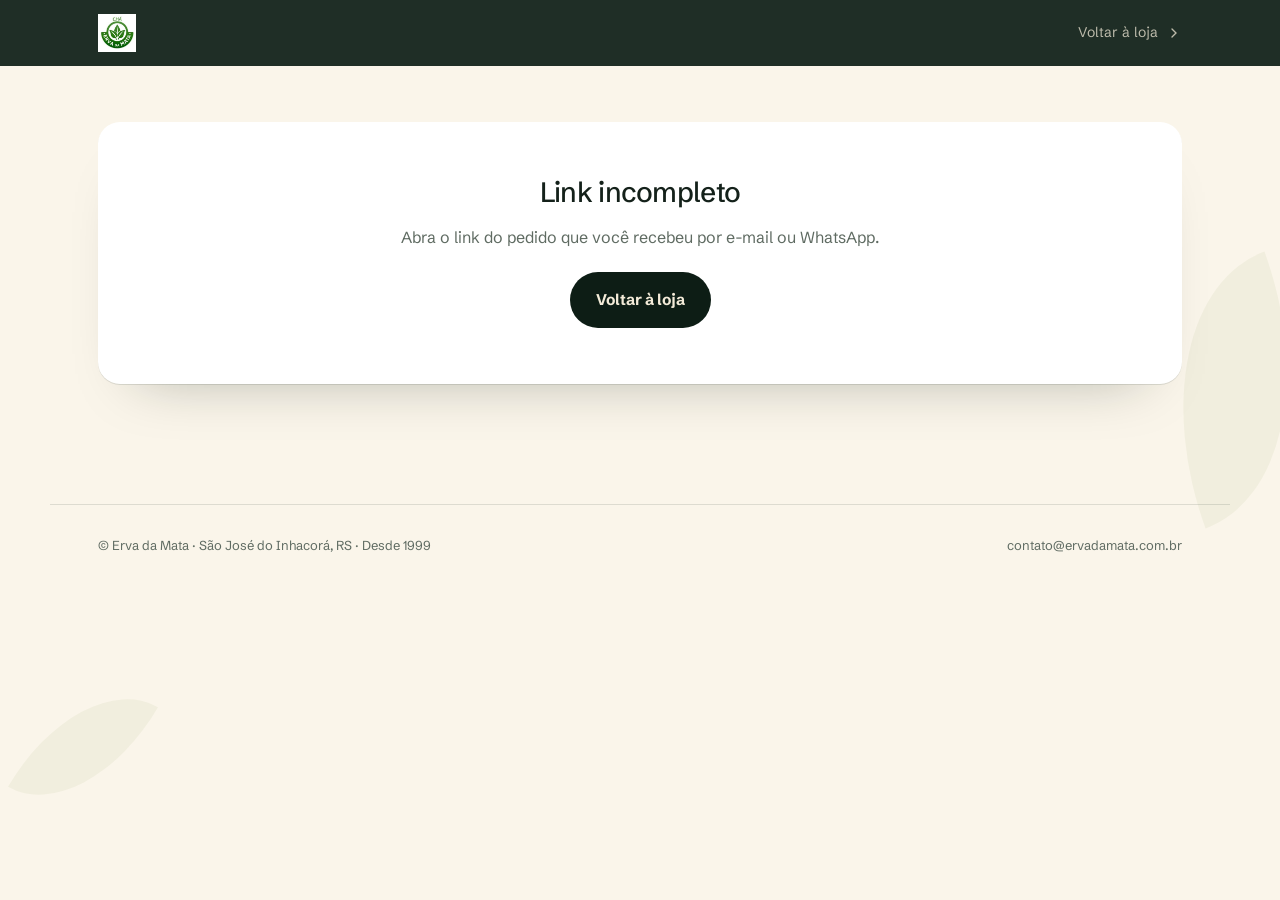
<file: pedido.html>
<!DOCTYPE html>
<html lang="pt-BR">
<head>
<meta charset="UTF-8">
<meta name="viewport" content="width=device-width, initial-scale=1, viewport-fit=cover">
<title>Seu pedido — Erva da Mata</title>
<meta name="robots" content="noindex">
<meta name="theme-color" content="#0d1d15">
<link rel="icon" href="data:image/svg+xml,%3Csvg xmlns='http://www.w3.org/2000/svg' viewBox='0 0 100 100'%3E%3Crect width='100' height='100' rx='24' fill='%230d1d15'/%3E%3Cpath d='M50 14C74 30 80 58 50 86 20 58 26 30 50 14Z' fill='%23b6c878'/%3E%3Cpath d='M50 22V80' stroke='%230d1d15' stroke-width='4' stroke-linecap='round'/%3E%3C/svg%3E">
<link rel="preload" href="assets/fonts/schibsted-grotesk.woff" as="font" type="font/woff" crossorigin>
<link rel="stylesheet" href="assets/css/loja.css">
</head>
<body>
<div class="bg-leaves" aria-hidden="true">
  <i style="--w:150px;--r:-20deg;--d:0s;right:-30px;top:30%"></i>
  <i style="--w:90px;--r:30deg;--d:-4s;left:3%;top:75%"></i>
</div>
<header class="top">
  <div class="top-in">
    <a class="brand" href="index.html" aria-label="Erva da Mata — página inicial"><img src="assets/img/insta/logo.png" alt="Erva da Mata" width="120" height="38"></a>
    <a class="back" href="index.html#produtos">Voltar à loja<svg viewBox="0 0 24 24" fill="none" stroke="currentColor" stroke-width="2" stroke-linecap="round"><path d="M9 6l6 6-6 6"/></svg></a>
  </div>
</header>

<main class="page" id="app" aria-live="polite">
  <div class="card" style="text-align:center;padding:60px"><span class="spin" style="color:var(--erva)"></span></div>
</main>

<footer class="foot">
  <span>© Erva da Mata · São José do Inhacorá, RS · Desde 1999</span>
  <a href="mailto:contato@ervadamata.com.br">contato@ervadamata.com.br</a>
</footer>

<script src="assets/js/loja.js"></script>
<script>
(() => {
'use strict';
const L = window.LOJA, $ = s => document.querySelector(s);
const q = new URLSearchParams(location.search);
const id = q.get('id'), token = q.get('t');
const STEPS = [
  ['recebido', 'Pedido recebido', 'Recebemos sua lista de ervas.', '<path d="M5 12l4 4 10-10"/>'],
  ['pago', 'Pagamento aprovado', 'Confirmado pelo Mercado Pago.', '<rect x="3" y="6" width="18" height="12" rx="2"/><path d="M3 10h18"/>'],
  ['em_separacao', 'Em separação', 'Pesando e embalando com cuidado.', '<path d="M4 8l8-4 8 4v8l-8 4-8-4Z"/><path d="M4 8l8 4 8-4M12 12v8"/>'],
  ['enviado', 'Enviado', 'A caminho da sua cuia.', '<path d="M3 7h11v9H3zM14 10h4l3 3v3h-7"/><circle cx="7" cy="17" r="1.6"/><circle cx="17" cy="17" r="1.6"/>'],
  ['entregue', 'Entregue', 'Bom mate!', '<path d="M12 21s7-6 7-11a7 7 0 0 0-14 0c0 5 7 11 7 11Z"/><circle cx="12" cy="10" r="2.5"/>'],
];
const ORDER = { aguardando_configuracao: 0, pendente: 0, recusado: 0, pago: 1, em_separacao: 2, enviado: 3, entregue: 4 };
let settings = {}, timer, lastStatus;

function burst() {
  if (matchMedia('(prefers-reduced-motion: reduce)').matches) return;
  const b = document.createElement('div'); b.className = 'burst';
  const cols = ['#b6c878', '#7f9c45', '#d9a050', '#dfe8b4'];
  b.innerHTML = Array.from({ length: 28 }, () => { const a = Math.random() * Math.PI * 2, d = 140 + Math.random() * 260;
    return `<i style="--c:${cols[Math.random() * 4 | 0]};--x:${Math.cos(a) * d}px;--y:${Math.sin(a) * d + 160}px;--r:${Math.random() * 720 - 360}deg"></i>`; }).join('');
  document.body.appendChild(b); setTimeout(() => b.remove(), 1800);
}

function render(o) {
  const st = L.STATUS[o.status] || { label: o.status, tone: 'warn', hint: '' };
  const idx = ORDER[o.status] ?? -1, cancelled = ['cancelado'].includes(o.status);
  const wa = settings.whatsapp || '555533160098';
  const waMsg = `Olá, Erva da Mata! Sou ${o.customer_name.split(' ')[0]}, pedido #${o.number}.`;
  const first = (o.customer_name || '').split(' ')[0];
  const fresh = q.has('novo') && o.status === 'aguardando_configuracao';
  $('#app').innerHTML = `
    <section class="status-hero reveal">
      <span class="num">Pedido #${o.number} · ${new Date(o.created_at).toLocaleDateString('pt-BR', { day: '2-digit', month: 'long' })}</span>
      <h1>${o.status === 'pago' || idx > 1 ? `Tudo certo, ${L.esc(first)}!` : cancelled ? 'Pedido cancelado' : `Obrigado, ${L.esc(first)}!`}</h1>
      <p style="margin-bottom:18px">${st.hint}</p>
      <span class="pill ${st.tone}">${st.label}</span>
      ${o.pay_url ? `<div style="margin-top:22px;display:flex;gap:10px;flex-wrap:wrap"><a class="btn" href="${L.esc(o.pay_url)}">${o.status === 'recusado' ? 'Tentar pagar de novo' : o.payment_method === 'pix' ? 'Ver QR Code do Pix' : 'Concluir pagamento'}</a></div>` : ''}
      ${fresh ? `<div class="alert info" style="margin-top:20px">Loja em modo de demonstração: o pagamento online ainda não está ligado. O pedido foi registrado e a loja vai te chamar para combinar o pagamento.</div>` : ''}
    </section>

    <div class="grid" style="margin-top:22px">
      <div>
        <section class="card reveal" style="--d:.08s">
          <h2>Acompanhe</h2>
          ${cancelled ? `<p class="sub">Se você já pagou, o estorno é feito automaticamente pelo Mercado Pago.</p>` : `
          <ol class="timeline">${STEPS.map((s, i) => `<li class="${i < idx || (i === idx && i === 4) ? 'done' : i === idx ? 'now' : ''}${i === 0 && idx >= 0 ? ' done' : ''}">
            <span class="b"><svg viewBox="0 0 24 24" fill="none" stroke="currentColor" stroke-width="2" stroke-linecap="round" stroke-linejoin="round">${s[3]}</svg></span>
            <div><b>${s[1]}</b><small>${i === 1 && idx < 1 ? (o.status === 'recusado' ? 'Pagamento não aprovado.' : 'Aguardando a confirmação.') : s[2]}</small></div></li>`).join('')}</ol>`}
          ${o.tracking_code ? `<div class="track" style="margin-top:20px"><span>Código de rastreio</span><code id="code">${L.esc(o.tracking_code)}</code>
            <button class="btn ghost sm" id="copy" type="button">Copiar</button>
            <a class="btn dark sm" target="_blank" rel="noopener" href="https://www.melhorrastreio.com.br/rastreio/${encodeURIComponent(o.tracking_code)}">Rastrear</a></div>` : ''}
        </section>
        <section class="card reveal" style="--d:.14s">
          <h2>Entrega</h2>
          <p><b>${L.esc(o.shipping_service || '—')}</b></p>
          <p class="sub">${o.shipping_service_id === 'retirada' || /Retirar/.test(o.shipping_service || '') ? 'Retirada em São José do Inhacorá · RS. Chame no WhatsApp para combinar o horário.' : `${L.esc(o.city || '')}${o.uf ? ' · ' + L.esc(o.uf) : ''}${o.shipping_days ? ` · prazo de até ${o.shipping_days} dias úteis após o envio` : ''}`}</p>
          <a class="btn wa" style="margin-top:18px" target="_blank" rel="noopener" href="https://wa.me/${L.digits(wa)}?text=${encodeURIComponent(waMsg)}">
            <svg viewBox="0 0 24 24" fill="currentColor"><path d="M12 2a10 10 0 0 0-8.6 15.1L2 22l5-1.3A10 10 0 1 0 12 2Z"/></svg>Falar sobre este pedido</a>
        </section>
      </div>
      <aside class="summary reveal" style="--d:.1s">
        <h2>Resumo</h2>
        <div class="items">${o.items.map(i => `<div class="it" style="grid-template-columns:1fr auto"><div><b>${i.quantity}× ${L.esc(i.name)}</b><small>${L.brl(i.unit_price)} cada</small></div><span class="v">${L.brl(i.line_total)}</span></div>`).join('')}</div>
        <div class="lines">
          <div><span class="muted">Subtotal</span><span>${L.brl(o.subtotal)}</span></div>
          ${Number(o.discount) ? `<div class="disc"><span>Desconto Pix</span><span>− ${L.brl(o.discount)}</span></div>` : ''}
          <div><span class="muted">Entrega</span><span>${Number(o.shipping_cost) ? L.brl(o.shipping_cost) : 'Grátis'}</span></div>
          <div class="total"><span>Total</span><span>${L.brl(o.total)}</span></div>
        </div>
        <p class="note">Pagamento: ${o.payment_method === 'pix' ? 'Pix' : 'Cartão de crédito'}${o.paid_at ? ` · aprovado em ${new Date(o.paid_at).toLocaleString('pt-BR', { dateStyle: 'short', timeStyle: 'short' })}` : ''}</p>
      </aside>
    </div>`;
  $('#copy')?.addEventListener('click', e => { navigator.clipboard?.writeText(o.tracking_code); e.target.textContent = 'Copiado!'; });
  if ((lastStatus && lastStatus !== o.status && o.status === 'pago') || (!lastStatus && q.has('novo'))) burst();
  lastStatus = o.status;
  document.title = `Pedido #${o.number} — ${st.label} · Erva da Mata`;
}

async function load() {
  try {
    const o = await L.rest('rpc/get_order_public', { method: 'POST', headers: { 'Content-Type': 'application/json' }, body: JSON.stringify({ p_id: id, p_token: token }) });
    if (!o) throw new Error('nf');
    render(o);
    clearTimeout(timer);
    if (['pendente', 'aguardando_configuracao'].includes(o.status)) timer = setTimeout(load, 15000);
  } catch (e) {
    $('#app').innerHTML = `<section class="card" style="text-align:center;padding:56px 24px"><h2 style="justify-content:center">Pedido não encontrado</h2>
      <p class="sub" style="margin:10px auto 22px">Confira se o link está completo, igual ao que você recebeu.</p><a class="btn dark" href="index.html">Voltar à loja</a></section>`;
  }
}
if (!id || !token || !/^[0-9a-f-]{36}$/i.test(id) || !/^[0-9a-f-]{36}$/i.test(token)) { $('#app').innerHTML = `<section class="card" style="text-align:center;padding:56px 24px"><h2 style="justify-content:center">Link incompleto</h2><p class="sub" style="margin:10px auto 22px">Abra o link do pedido que você recebeu por e-mail ou WhatsApp.</p><a class="btn dark" href="index.html">Voltar à loja</a></section>`; }
else { L.settings().then(s => settings = s).catch(() => {}).finally(load); }
})();
</script>
</body>
</html>
</file>
<file: assets/css/loja.css>
/* Erva da Mata — páginas da loja (checkout, pedido, painel) */
@font-face{font-family:'Schibsted Grotesk';src:url(../fonts/schibsted-grotesk.woff) format('woff');font-weight:400 900;font-style:normal;font-display:swap}
@font-face{font-family:'Schibsted Grotesk';src:url(../fonts/schibsted-grotesk-italic.woff) format('woff');font-weight:400 900;font-style:italic;font-display:swap}
:root{
  --mata:#0d1d15;--mata2:#13291e;--mata3:#1d3b2b;--erva:#7f9c45;--erva2:#b6c878;--broto:#dfe8b4;
  --creme:#f3ebd8;--papel:#faf5ea;--linho:#efe6d0;--ouro:#d9a050;--terra:#b0582c;--ink:#14211a;--muted:#5f6b62;
  --line:rgba(20,33,26,.12);--r:22px;--r-sm:14px;
  --ease:cubic-bezier(.22,1,.36,1);--spring:cubic-bezier(.34,1.56,.64,1);
  --font:'Schibsted Grotesk',system-ui,-apple-system,'Segoe UI',Roboto,sans-serif;
  --pad:clamp(18px,4.5vw,48px);
}
*,*::before,*::after{box-sizing:border-box}
html{-webkit-text-size-adjust:100%}
body{margin:0;font-family:var(--font);font-size:16px;line-height:1.55;color:var(--ink);background:var(--papel);-webkit-font-smoothing:antialiased;overflow-x:clip;min-height:100svh}
img,svg{display:block;max-width:100%}
a{color:inherit}
button,input,select,textarea{font:inherit;color:inherit}
button{background:none;border:0;cursor:pointer;padding:0}
h1,h2,h3{font-weight:500;line-height:1.04;margin:0;letter-spacing:-.025em}
p{margin:0}
em{font-style:italic}
[hidden]{display:none!important}
:focus-visible{outline:2px solid var(--ouro);outline-offset:3px;border-radius:8px}
::selection{background:var(--erva2);color:var(--mata)}
.sr-only{position:absolute;width:1px;height:1px;overflow:hidden;clip:rect(0 0 0 0);white-space:nowrap}

/* topo */
.top{position:sticky;top:0;z-index:40;background:color-mix(in srgb,var(--mata) 92%,transparent);backdrop-filter:blur(14px);-webkit-backdrop-filter:blur(14px);color:var(--creme)}
.top-in{max-width:1180px;margin:auto;padding:12px var(--pad);display:flex;align-items:center;justify-content:space-between;gap:16px;min-height:66px}
.brand{display:flex;align-items:center;gap:10px;text-decoration:none}
.brand img{height:38px;width:auto}
.brand span{font-weight:700;letter-spacing:-.01em}
.secure{display:flex;align-items:center;gap:8px;font-size:14px;color:var(--erva2);font-weight:500}
.secure svg{width:16px;height:16px}
.back{display:inline-flex;align-items:center;gap:8px;font-size:14px;color:rgba(243,235,216,.75);text-decoration:none;transition:color .3s}
.back:hover{color:var(--creme)}
.back svg{width:16px;height:16px}

/* fundo com folhas */
.bg-leaves{position:fixed;inset:0;z-index:-1;pointer-events:none;overflow:hidden}
.bg-leaves i{position:absolute;width:var(--w);aspect-ratio:1/1.6;background:var(--erva);opacity:.07;border-radius:100% 0 100% 0;transform:rotate(var(--r));animation:sway 9s ease-in-out infinite alternate;animation-delay:var(--d)}
@keyframes sway{to{transform:rotate(calc(var(--r) + 14deg)) translateY(-18px)}}

/* layout */
.page{max-width:1180px;margin:auto;padding:clamp(26px,5vw,56px) var(--pad) 120px}
.hero-mini{display:grid;gap:12px;margin-bottom:clamp(24px,4vw,40px)}
.eyebrow{font-size:14px;font-weight:500;color:var(--erva)}
.title{font-size:clamp(34px,6vw,64px)}
.sub{color:var(--muted);max-width:60ch}

/* etapas */
.steps{display:flex;gap:6px;align-items:center;margin-top:8px;flex-wrap:wrap}
.steps li{list-style:none;display:flex;align-items:center;gap:8px;font-size:13px;font-weight:600;color:var(--muted);padding:7px 12px 7px 8px;border-radius:999px;background:var(--linho);transition:background .4s,color .4s}
.steps li b{width:22px;height:22px;border-radius:50%;display:grid;place-items:center;background:#fff;font-size:12px;transition:background .4s,color .4s}
.steps li.on{background:var(--mata);color:var(--creme)}
.steps li.on b{background:var(--erva2);color:var(--mata)}
.steps li.done b{background:var(--erva);color:#fff}
.steps ol{display:contents}

.grid{display:grid;gap:clamp(18px,3vw,32px);align-items:start}
@media (min-width:960px){.grid{grid-template-columns:minmax(0,1fr) 400px}}

.card{background:#fff;border-radius:var(--r);box-shadow:0 1px 0 var(--line),0 30px 60px -40px rgba(13,29,21,.35);padding:clamp(20px,3vw,30px);position:relative;overflow:hidden}
.card+.card{margin-top:18px}
.card h2{font-size:clamp(22px,2.6vw,28px);display:flex;align-items:center;gap:12px;margin-bottom:18px}
.card h2 .n{width:32px;height:32px;border-radius:50%;display:grid;place-items:center;background:var(--mata);color:var(--erva2);font-size:14px;font-weight:700;letter-spacing:0;flex:none}
.reveal{opacity:0;transform:translateY(22px);animation:up .9s var(--ease) forwards;animation-delay:var(--d,0s)}
@keyframes up{to{opacity:1;transform:none}}
@media (prefers-reduced-motion:reduce){.reveal{animation:none;opacity:1;transform:none}.bg-leaves i{animation:none}}

/* campos com rótulo flutuante */
.fields{display:grid;gap:12px;grid-template-columns:repeat(6,minmax(0,1fr))}
.f{position:relative;grid-column:span 6}
@media (min-width:620px){.f.h{grid-column:span 3}.f.t{grid-column:span 2}.f.q{grid-column:span 4}}
.f input,.f select,.f textarea{width:100%;height:58px;padding:24px 16px 8px;border:1.5px solid var(--line);border-radius:var(--r-sm);background:var(--papel);outline:0;transition:border-color .3s,background .3s,box-shadow .3s;font-size:16px;-webkit-appearance:none;appearance:none}
.f textarea{height:auto;min-height:90px;resize:vertical}
.f label{position:absolute;left:17px;top:18px;font-size:15px;color:var(--muted);pointer-events:none;transition:transform .3s var(--ease),font-size .3s,top .3s,color .3s;transform-origin:left}
.f input:focus,.f select:focus,.f textarea:focus{border-color:var(--erva);background:#fff;box-shadow:0 0 0 4px rgba(127,156,69,.14)}
.f input:focus+label,.f input:not(:placeholder-shown)+label,.f select+label,.f textarea:focus+label,.f textarea:not(:placeholder-shown)+label{top:8px;font-size:11.5px;letter-spacing:.04em;color:var(--erva);font-weight:600}
.f.err input{border-color:var(--terra);background:#fff6f1}
.f.err label{color:var(--terra)!important}
.f .msg{display:block;font-size:12.5px;color:var(--terra);margin:6px 2px 0}
.f .spin{position:absolute;right:16px;top:20px}
.f.ok::after{content:"";position:absolute;right:18px;top:22px;width:8px;height:13px;border:solid var(--erva);border-width:0 2.5px 2.5px 0;transform:rotate(45deg);animation:pop .5s var(--spring)}
@keyframes pop{from{transform:rotate(45deg) scale(0)}}

.place{font-size:14px;color:var(--muted);display:flex;align-items:center;gap:8px;min-height:20px;grid-column:span 6}
.place b{color:var(--ink)}

/* opções (frete, pagamento) */
.opts{display:grid;gap:10px}
.opt{position:relative;display:flex;align-items:center;gap:14px;padding:16px 18px;border:1.5px solid var(--line);border-radius:var(--r-sm);cursor:pointer;background:var(--papel);transition:border-color .3s,background .3s,transform .4s var(--ease),box-shadow .3s;animation:up .6s var(--ease) backwards;animation-delay:var(--d,0s)}
.opt:hover{transform:translateY(-2px);box-shadow:0 14px 30px -20px rgba(13,29,21,.4)}
.opt input{position:absolute;opacity:0;pointer-events:none}
.opt .dot{width:22px;height:22px;border-radius:50%;border:2px solid #c9c2ad;flex:none;display:grid;place-items:center;transition:border-color .3s}
.opt .dot::after{content:"";width:10px;height:10px;border-radius:50%;background:var(--erva);transform:scale(0);transition:transform .4s var(--spring)}
.opt:has(input:checked){border-color:var(--erva);background:#fff;box-shadow:0 0 0 4px rgba(127,156,69,.12)}
.opt:has(input:checked) .dot{border-color:var(--erva)}
.opt:has(input:checked) .dot::after{transform:scale(1)}
.opt input:focus-visible~.dot{outline:2px solid var(--ouro);outline-offset:3px}
.opt .info{flex:1;min-width:0;display:grid;gap:2px}
.opt .info b{font-size:15.5px}
.opt .info small{color:var(--muted);font-size:13px}
.opt .price{font-weight:700;white-space:nowrap}
.opt .price.free{color:var(--erva)}
.opt .ic{width:42px;height:42px;border-radius:12px;display:grid;place-items:center;background:var(--linho);flex:none}
.opt .ic svg{width:22px;height:22px}
.badge{display:inline-block;font-size:11px;font-weight:700;letter-spacing:.06em;text-transform:uppercase;padding:3px 8px;border-radius:999px;background:var(--broto);color:var(--mata3);margin-left:6px;vertical-align:2px}
.empty-opts{padding:18px;border-radius:var(--r-sm);background:var(--linho);color:var(--muted);font-size:14px;text-align:center}

/* resumo */
.summary{position:sticky;top:90px;background:var(--mata);color:var(--creme);border-radius:var(--r);padding:clamp(20px,3vw,28px);overflow:hidden;isolation:isolate}
.summary::before{content:"";position:absolute;right:-80px;top:-80px;width:260px;height:260px;border-radius:50%;background:radial-gradient(circle,rgba(182,200,120,.25),transparent 70%);z-index:-1;animation:glow 7s ease-in-out infinite alternate}
@keyframes glow{to{transform:translate(-40px,60px) scale(1.2)}}
.summary h2{font-size:24px;margin-bottom:16px}
.items{display:grid;gap:12px;margin-bottom:18px;max-height:320px;overflow:auto;padding-right:4px}
.it{display:grid;grid-template-columns:52px 1fr auto;gap:12px;align-items:center}
.it .th{width:52px;height:52px;border-radius:14px;background:var(--c);display:grid;place-items:center;position:relative}
.it .th svg{width:26px;height:26px}
.it .th img{width:100%;height:100%;object-fit:contain;padding:3px}
.it .th em{position:absolute;top:-6px;right:-6px;min-width:22px;height:22px;padding:0 6px;border-radius:999px;background:var(--erva2);color:var(--mata);font-style:normal;font-size:12px;font-weight:700;display:grid;place-items:center}
.it b{font-size:14.5px;font-weight:600;display:block;line-height:1.25}
.it small{color:rgba(243,235,216,.6);font-size:12.5px}
.it .v{font-weight:600;font-size:14.5px}
.lines{display:grid;gap:8px;border-top:1px solid rgba(243,235,216,.14);padding-top:16px;font-size:14.5px}
.lines div{display:flex;justify-content:space-between;gap:12px}
.lines .muted{color:rgba(243,235,216,.65)}
.lines .disc{color:var(--erva2)}
.lines .total{font-size:22px;font-weight:700;border-top:1px solid rgba(243,235,216,.14);padding-top:12px;margin-top:4px}
.lines .total span:last-child{transition:transform .5s var(--spring)}
.lines .total.bump span:last-child{transform:scale(1.08)}
.note{font-size:12.5px;color:rgba(243,235,216,.6);margin-top:14px;display:flex;gap:8px;align-items:flex-start}
.note svg{width:15px;height:15px;flex:none;margin-top:2px}

/* botões */
.btn{position:relative;display:inline-flex;align-items:center;justify-content:center;gap:10px;min-height:56px;padding:0 26px;border-radius:999px;background:var(--ouro);color:var(--mata);font-weight:700;font-size:15.5px;text-decoration:none;overflow:hidden;isolation:isolate;transition:transform .5s var(--ease),box-shadow .4s var(--ease),opacity .3s}
.btn::before{content:"";position:absolute;inset:0;background:var(--creme);transform:translateY(101%);border-radius:inherit;transition:transform .55s var(--ease);z-index:-1}
.btn:hover::before{transform:none}
.btn:hover{transform:translateY(-2px);box-shadow:0 18px 36px -18px rgba(217,160,80,.7)}
.btn[disabled]{opacity:.55;pointer-events:none}
.btn.full{width:100%}
.btn.dark{background:var(--mata);color:var(--creme)}
.btn.dark::before{background:var(--mata3)}
.btn.ghost{background:transparent;color:var(--ink);box-shadow:inset 0 0 0 1.5px var(--line)}
.btn.ghost::before{background:var(--linho)}
.btn.wa{background:#25d366;color:#06361b}
.btn.sm{min-height:42px;padding:0 16px;font-size:14px}
.btn svg{width:18px;height:18px}
.spin{width:18px;height:18px;border-radius:50%;border:2.5px solid currentColor;border-right-color:transparent;animation:rot .7s linear infinite;display:inline-block}
@keyframes rot{to{transform:rotate(360deg)}}

.alert{padding:14px 16px;border-radius:var(--r-sm);background:#fff1ea;color:#7a2e10;font-size:14.5px;display:flex;gap:10px;align-items:flex-start;margin-top:14px;animation:shake .5s}
.alert.info{background:var(--broto);color:var(--mata3);animation:none}
@keyframes shake{20%,60%{transform:translateX(-6px)}40%,80%{transform:translateX(6px)}}

/* barra fixa no celular */
.mbar{position:fixed;left:0;right:0;bottom:0;z-index:50;background:var(--mata);color:var(--creme);padding:12px var(--pad) calc(12px + env(safe-area-inset-bottom));display:flex;align-items:center;justify-content:space-between;gap:14px;box-shadow:0 -20px 40px -20px rgba(0,0,0,.4)}
.mbar small{display:block;font-size:12px;color:rgba(243,235,216,.6)}
.mbar b{font-size:20px}
.mbar .btn{min-height:50px;flex:none}
@media (min-width:960px){.mbar{display:none}}

/* rodapé simples */
.foot{max-width:1180px;margin:auto;padding:30px var(--pad) 50px;color:var(--muted);font-size:13px;display:flex;flex-wrap:wrap;gap:10px 24px;justify-content:space-between;border-top:1px solid var(--line)}
.foot a{text-decoration:none}

/* página do pedido */
.status-hero{background:var(--mata);color:var(--creme);border-radius:var(--r);padding:clamp(24px,4vw,40px);position:relative;overflow:hidden;isolation:isolate}
.status-hero::after{content:"";position:absolute;inset:auto -10% -60% auto;width:420px;height:420px;border-radius:50%;background:radial-gradient(circle,rgba(217,160,80,.28),transparent 70%);z-index:-1}
.status-hero .num{font-size:14px;color:var(--erva2);font-weight:500}
.status-hero h1{font-size:clamp(32px,5.5vw,58px);margin:10px 0 10px}
.status-hero p{color:rgba(243,235,216,.75);max-width:52ch}
.pill{display:inline-flex;align-items:center;gap:8px;padding:6px 12px;border-radius:999px;font-size:13px;font-weight:700;background:rgba(243,235,216,.12)}
.pill::before{content:"";width:8px;height:8px;border-radius:50%;background:var(--ouro);box-shadow:0 0 0 0 var(--ouro);animation:ping 1.8s infinite}
.pill.ok::before{background:var(--erva2);box-shadow:0 0 0 0 var(--erva2)}
.pill.bad::before{background:#ff8a65;animation:none}
@keyframes ping{70%{box-shadow:0 0 0 10px transparent}100%{box-shadow:0 0 0 0 transparent}}
.timeline{display:grid;gap:0;margin:6px 0 0;padding:0;list-style:none}
.timeline li{display:grid;grid-template-columns:34px 1fr;gap:14px;position:relative;padding-bottom:22px}
.timeline li:last-child{padding-bottom:0}
.timeline li::before{content:"";position:absolute;left:16px;top:34px;bottom:0;width:2px;background:var(--line)}
.timeline li:last-child::before{display:none}
.timeline li.done::before{background:var(--erva)}
.timeline .b{width:34px;height:34px;border-radius:50%;display:grid;place-items:center;background:var(--linho);color:var(--muted);transition:background .5s,color .5s}
.timeline .b svg{width:16px;height:16px}
.timeline li.done .b{background:var(--erva);color:#fff}
.timeline li.now .b{background:var(--mata);color:var(--erva2);box-shadow:0 0 0 6px rgba(127,156,69,.18)}
.timeline b{display:block;font-size:15.5px;padding-top:5px}
.timeline small{color:var(--muted);font-size:13px}
.track{display:flex;flex-wrap:wrap;align-items:center;gap:10px;padding:14px 16px;border-radius:var(--r-sm);background:var(--linho);font-size:14.5px}
.track code{font-family:ui-monospace,Menlo,monospace;font-weight:700;letter-spacing:.06em}

/* confete leve de folhas */
.burst{position:fixed;inset:0;pointer-events:none;z-index:90}
.burst i{position:absolute;left:50%;top:40%;width:12px;height:18px;border-radius:100% 0 100% 0;background:var(--c);animation:burst 1.6s var(--ease) forwards}
@keyframes burst{to{transform:translate(var(--x),var(--y)) rotate(var(--r));opacity:0}}
</file>
